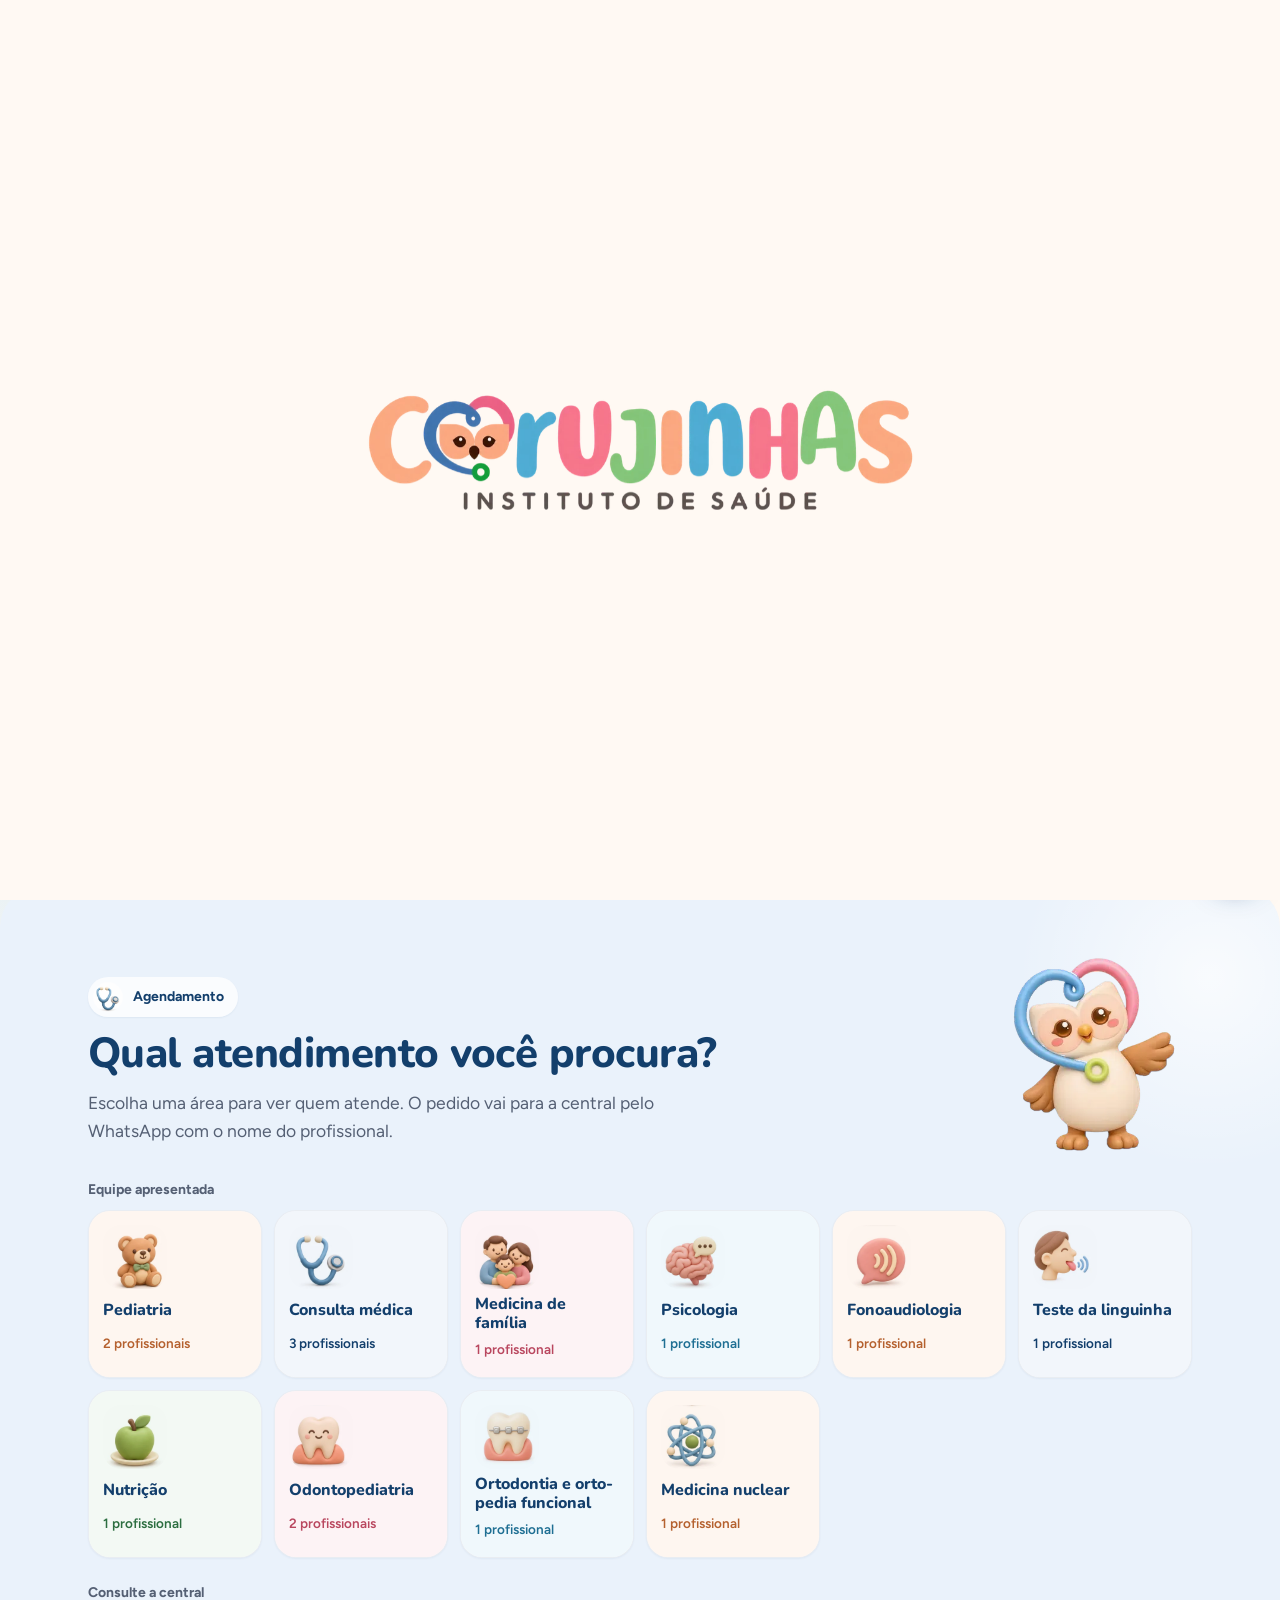
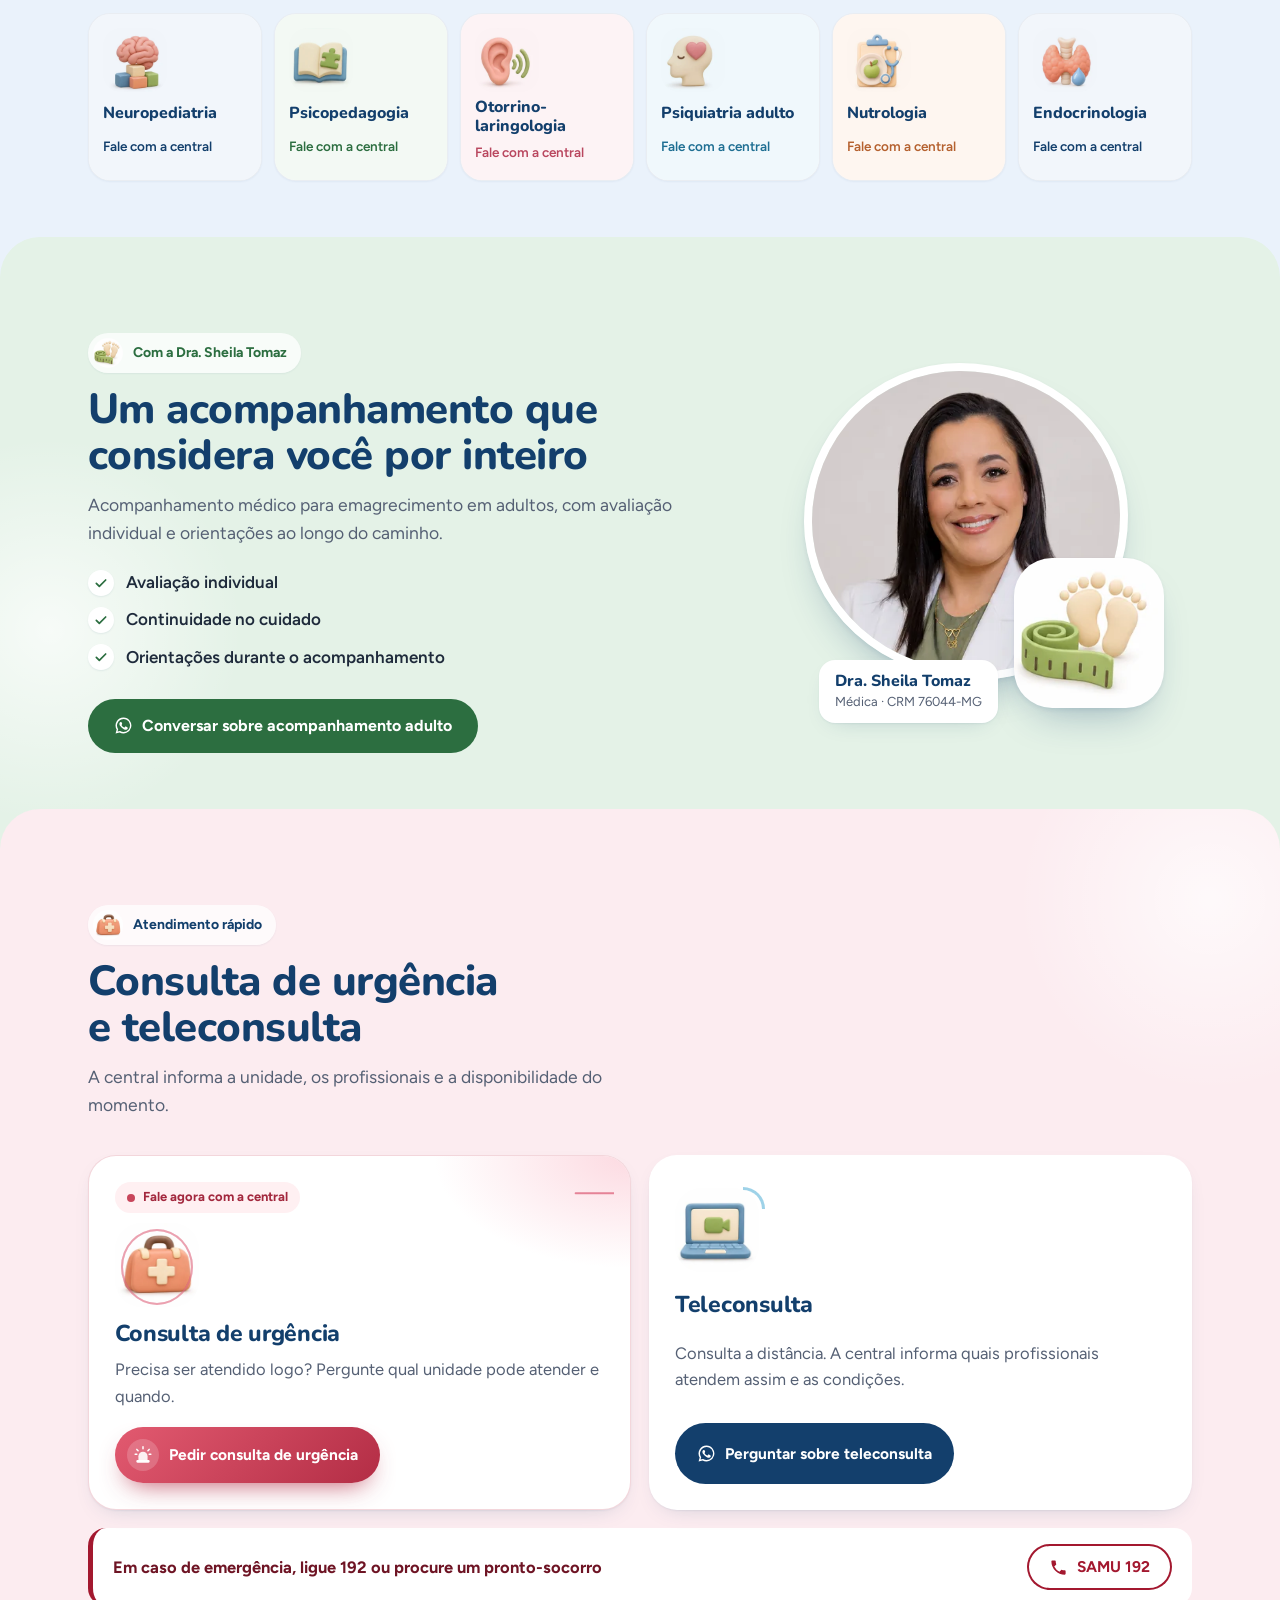
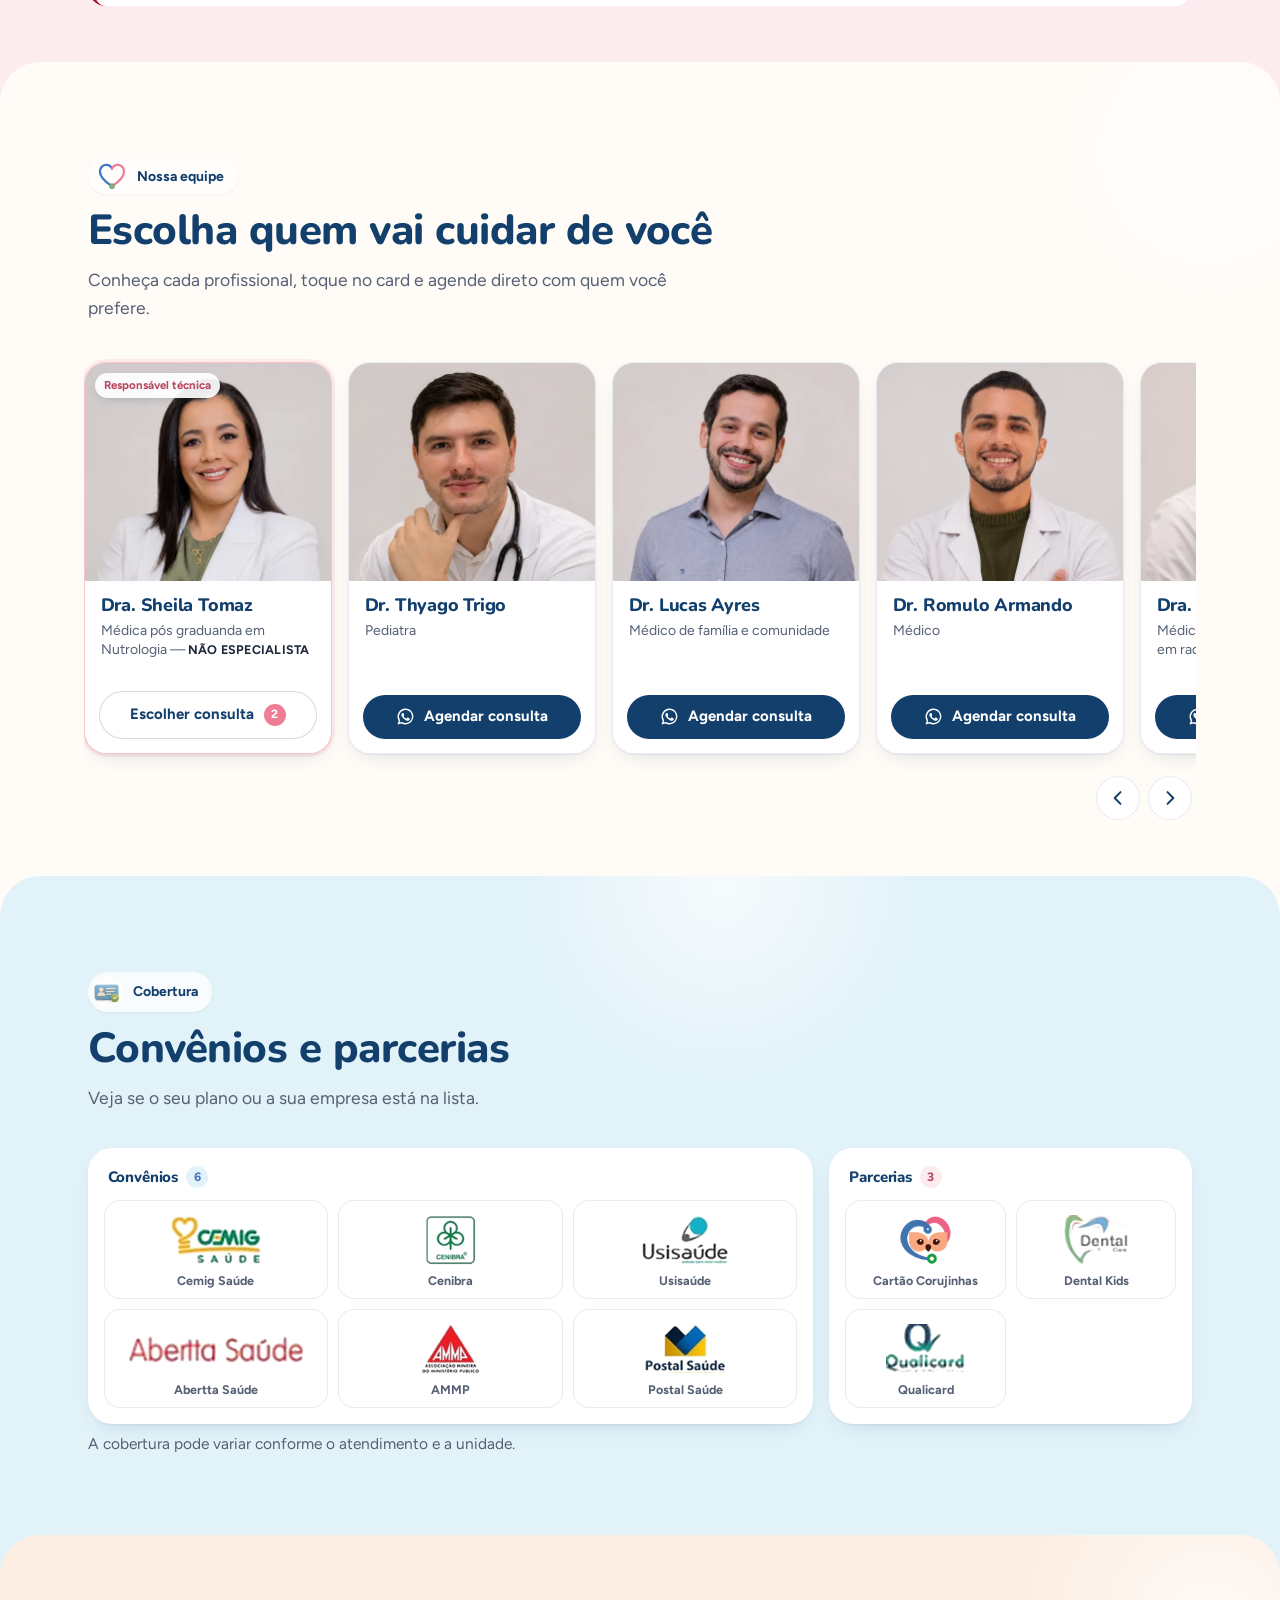
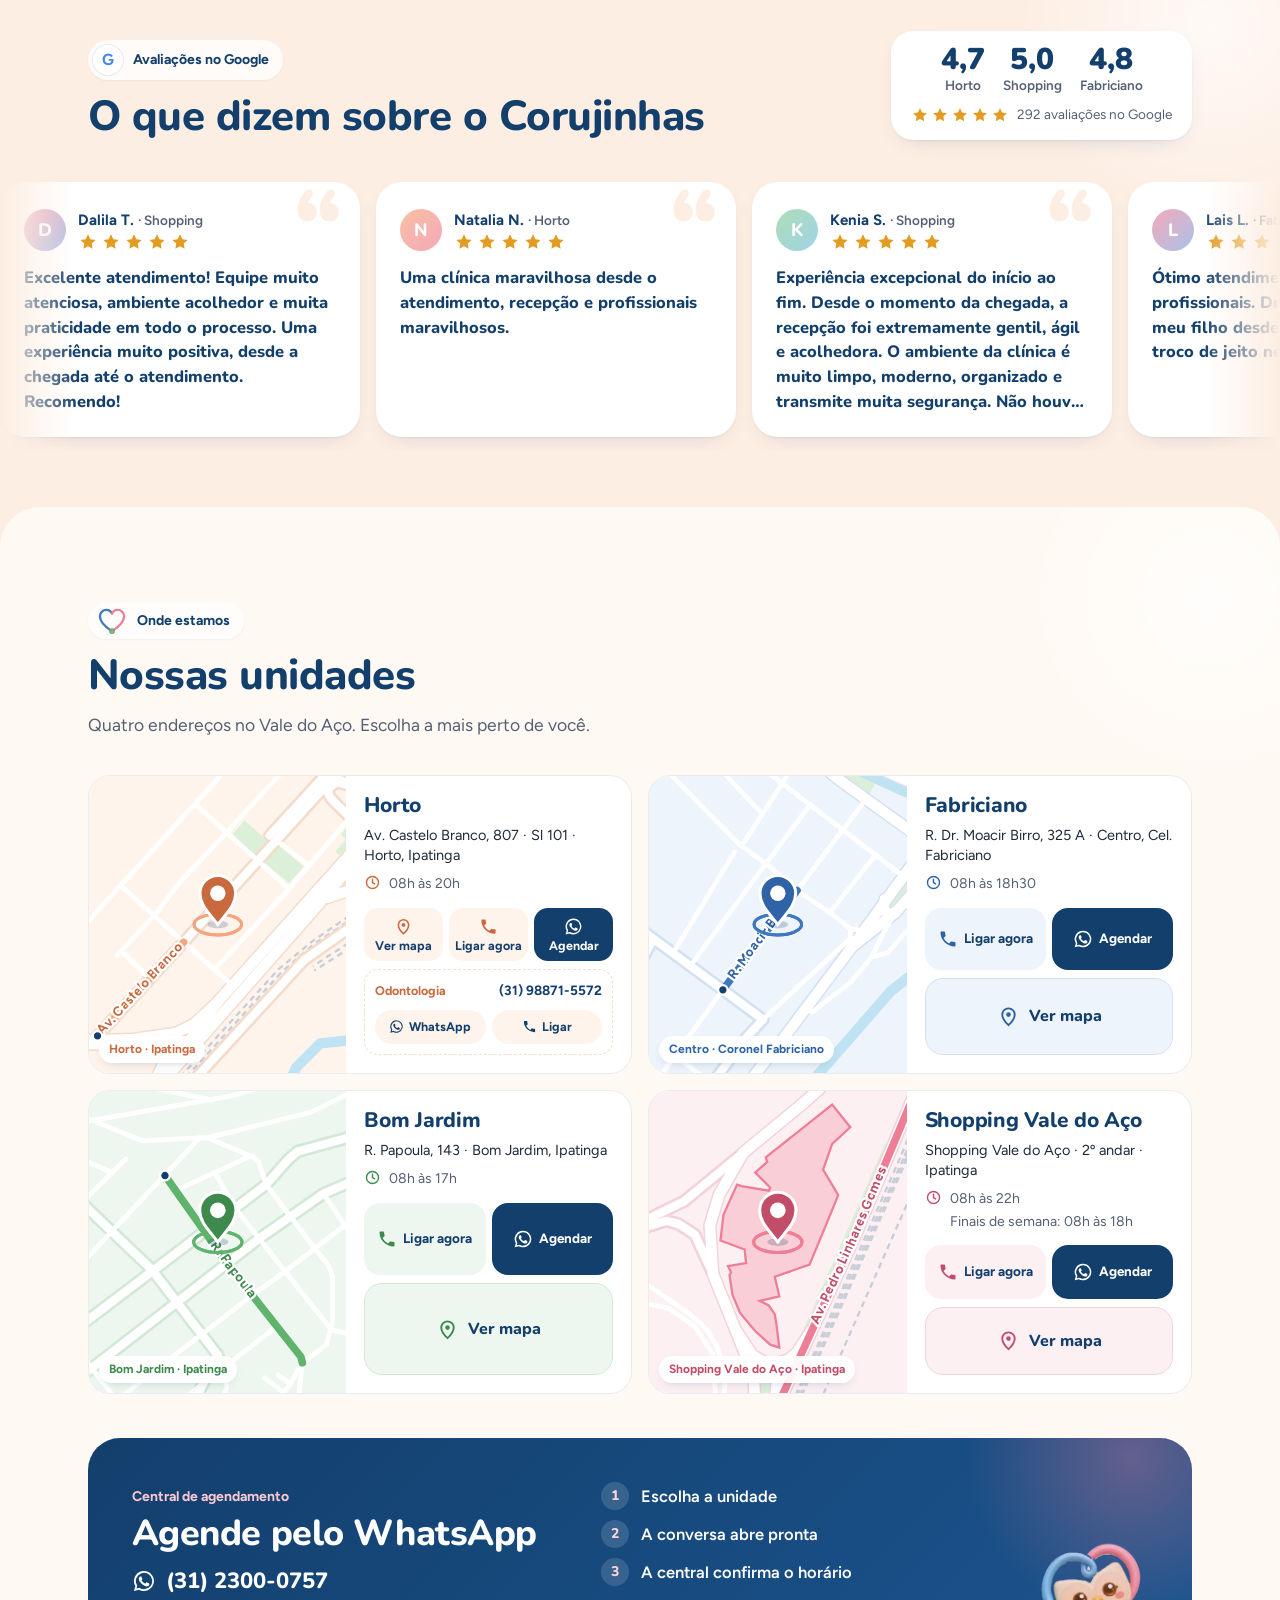
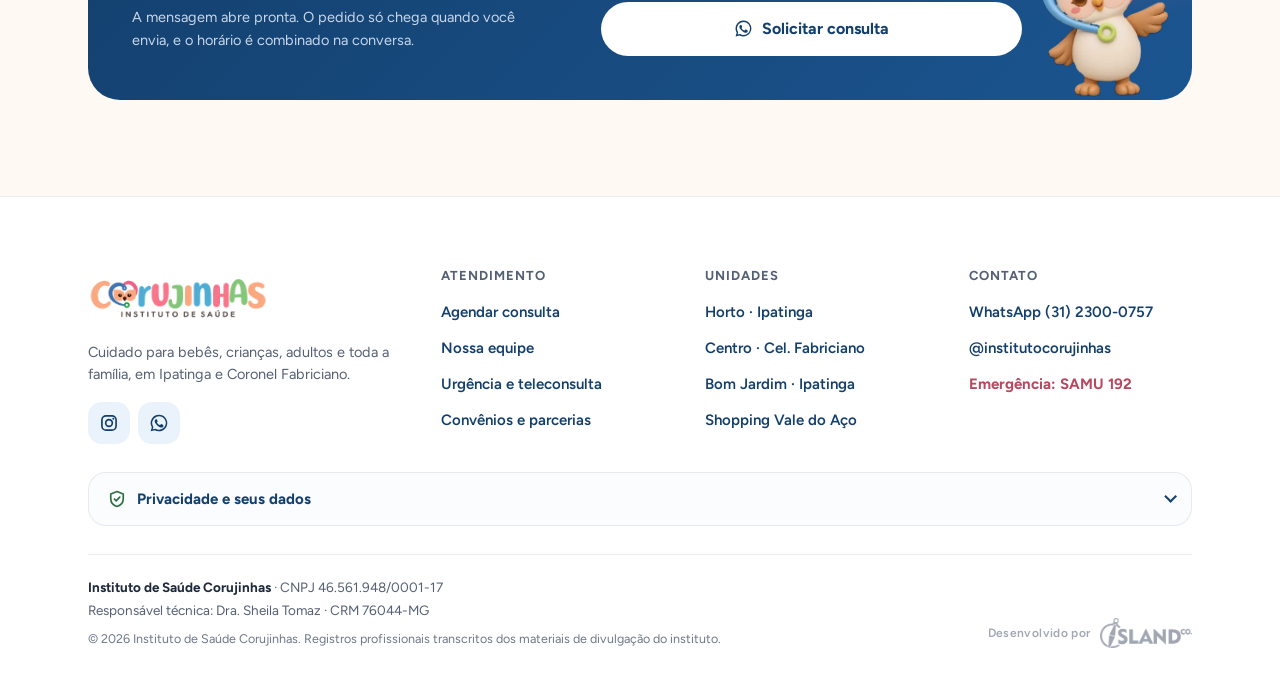
<file: index.html>
<!DOCTYPE html>
<html lang="pt-BR">
<head>
<meta charset="utf-8">
<meta name="viewport" content="width=device-width, initial-scale=1">
<title>Instituto de Saúde Corujinhas · Ipatinga e Coronel Fabriciano</title>
<meta name="description" content="Pediatria, consulta médica, odontologia, psicologia, fonoaudiologia e nutrição em Ipatinga e Coronel Fabriciano. Escolha o atendimento e agende pelo WhatsApp da central.">
<link rel="canonical" href="https://corujinhas.islandcompany.space/">
<meta property="og:type" content="website">
<meta property="og:locale" content="pt_BR">
<meta property="og:site_name" content="Instituto de Saúde Corujinhas">
<meta property="og:title" content="Instituto de Saúde Corujinhas">
<meta property="og:description" content="Cuidado para bebês, crianças, adultos e toda a família. Agende pelo WhatsApp da central.">
<meta property="og:url" content="https://corujinhas.islandcompany.space/">
<meta property="og:image" content="https://corujinhas.islandcompany.space/assets/marca/compartilhar.jpg">
<meta property="og:image:width" content="1200">
<meta property="og:image:height" content="630">
<meta name="twitter:card" content="summary_large_image">
<meta name="theme-color" content="#FFF9F3">
<link rel="icon" type="image/png" href="assets/marca/favicon-64.png">
<link rel="apple-touch-icon" href="assets/marca/apple-touch-icon.png">
<script type="application/ld+json">{"@context": "https://schema.org", "@type": "MedicalOrganization", "name": "Instituto de Saúde Corujinhas", "url": "https://corujinhas.islandcompany.space/", "logo": "https://corujinhas.islandcompany.space/assets/marca/logo-horizontal-900.webp", "telephone": "(31) 2300-0757", "sameAs": ["https://www.instagram.com/institutocorujinhas/"], "subOrganization": [{"@type": "MedicalClinic", "name": "Instituto de Saúde Corujinhas — Horto", "telephone": "(31) 2300-0278", "address": {"@type": "PostalAddress", "streetAddress": "Av. Castelo Branco, 807 · Sl 101 · Horto, Ipatinga", "addressRegion": "MG", "addressCountry": "BR"}}, {"@type": "MedicalClinic", "name": "Instituto de Saúde Corujinhas — Fabriciano", "telephone": "(31) 2300-0286", "address": {"@type": "PostalAddress", "streetAddress": "R. Dr. Moacir Birro, 325 A · Centro, Cel. Fabriciano", "addressRegion": "MG", "addressCountry": "BR"}}, {"@type": "MedicalClinic", "name": "Instituto de Saúde Corujinhas — Bom Jardim", "telephone": "(31) 2300-0757", "address": {"@type": "PostalAddress", "streetAddress": "R. Papoula, 143 · Bom Jardim, Ipatinga", "addressRegion": "MG", "addressCountry": "BR"}}, {"@type": "MedicalClinic", "name": "Instituto de Saúde Corujinhas — Shopping Vale do Aço", "telephone": "(31) 2300-0757", "address": {"@type": "PostalAddress", "streetAddress": "Shopping Vale do Aço · 2º andar · Ipatinga", "addressRegion": "MG", "addressCountry": "BR"}}]}</script>
<link rel="preload" as="image" href="assets/marca/letras/01-O.webp">
<link rel="preload" as="image" href="assets/equipe/sheila-destaque.webp">
<link rel="preload" as="font" type="font/woff2" href="assets/fontes/nunito-latin-800-normal.woff2" crossorigin>
<link rel="preload" as="font" type="font/woff2" href="assets/fontes/figtree-latin-400-normal.woff2" crossorigin>
<link rel="stylesheet" href="assets/css/styles.css?v=d898a43ce6">
<script src="assets/js/inicio.js?v=c0e9e4df15"></script>
</head>
<body>
<div class="intro" id="intro" aria-hidden="true">
  <div class="intro__logo" id="intro-logo" style="--base:69.287%">
    <span class="intro__l" style="--x0:0.0%;--x1:9.816%;--i:0;background-image:url(assets/marca/letras/00-C.webp)" data-letra="C"></span>
    <span class="intro__l" style="--x0:9.816%;--x1:27.749%;--i:1;background-image:url(assets/marca/letras/01-O.webp)" data-letra="O"></span>
    <span class="intro__l" style="--x0:27.749%;--x1:35.111%;--i:2;background-image:url(assets/marca/letras/02-R.webp)" data-letra="R"></span>
    <span class="intro__l" style="--x0:35.111%;--x1:44.927%;--i:3;background-image:url(assets/marca/letras/03-U.webp)" data-letra="U"></span>
    <span class="intro__l" style="--x0:44.927%;--x1:53.327%;--i:4;background-image:url(assets/marca/letras/04-J.webp)" data-letra="J"></span>
    <span class="intro__l" style="--x0:53.327%;--x1:58.141%;--i:5;background-image:url(assets/marca/letras/05-I.webp)" data-letra="I"></span>
    <span class="intro__l" style="--x0:58.141%;--x1:68.9%;--i:6;background-image:url(assets/marca/letras/06-N.webp)" data-letra="N"></span>
    <span class="intro__l" style="--x0:68.9%;--x1:78.433%;--i:7;background-image:url(assets/marca/letras/07-H.webp)" data-letra="H"></span>
    <span class="intro__l" style="--x0:78.433%;--x1:88.721%;--i:8;background-image:url(assets/marca/letras/08-A.webp)" data-letra="A"></span>
    <span class="intro__l" style="--x0:88.721%;--x1:100.0%;--i:9;background-image:url(assets/marca/letras/09-S.webp)" data-letra="S"></span>
    <span class="intro__sub"></span>
  </div>
</div>

<svg width="0" height="0" style="position:absolute" aria-hidden="true" focusable="false">
  <defs>
    <symbol id="i-wa" viewBox="0 0 24 24"><path fill="currentColor" d="M12 2a10 10 0 0 0-8.6 15.1L2 22l5-1.3A10 10 0 1 0 12 2Zm0 18.2a8.2 8.2 0 0 1-4.2-1.2l-.3-.2-3 .8.8-2.9-.2-.3A8.2 8.2 0 1 1 12 20.2Zm4.5-6.1c-.2-.1-1.5-.7-1.7-.8-.2-.1-.4-.1-.6.1l-.8 1c-.1.2-.3.2-.5.1a6.7 6.7 0 0 1-3.3-2.9c-.3-.4.2-.4.7-1.4.1-.2 0-.3 0-.5l-.8-1.8c-.2-.5-.4-.4-.6-.4h-.5a1 1 0 0 0-.7.3 3 3 0 0 0-.9 2.2 5.2 5.2 0 0 0 1.1 2.7 11.8 11.8 0 0 0 4.5 4c1.7.7 2.3.8 3.1.6.5 0 1.5-.6 1.7-1.2.2-.6.2-1.1.2-1.2-.1-.1-.2-.2-.5-.3Z"/></symbol>
    <symbol id="i-seta" viewBox="0 0 24 24"><path d="M9 5l7 7-7 7" fill="none" stroke="currentColor" stroke-width="2.4" stroke-linecap="round" stroke-linejoin="round"/></symbol>
    <symbol id="i-voltar" viewBox="0 0 24 24"><path d="M15 5l-7 7 7 7" fill="none" stroke="currentColor" stroke-width="2.4" stroke-linecap="round" stroke-linejoin="round"/></symbol>
    <symbol id="i-tel" viewBox="0 0 24 24"><path fill="currentColor" d="M6.6 10.8a15 15 0 0 0 6.6 6.6l2.2-2.2c.3-.3.7-.4 1-.2 1.1.4 2.3.6 3.6.6.6 0 1 .4 1 1V20c0 .6-.4 1-1 1A17 17 0 0 1 3 4c0-.6.4-1 1-1h3.5c.6 0 1 .4 1 1 0 1.3.2 2.5.6 3.6.1.3 0 .7-.2 1l-2.3 2.2Z"/></symbol>
    <symbol id="i-sirene" viewBox="0 0 24 24"><path d="M6.5 18v-4.5a5.5 5.5 0 0 1 11 0V18" fill="currentColor" opacity=".9"/><rect x="4" y="18" width="16" height="3.2" rx="1.4" fill="currentColor"/><path d="M12 2.2v2.2M4.6 5.3l1.5 1.5M19.4 5.3l-1.5 1.5M2.6 11h2M19.4 11h2" stroke="currentColor" stroke-width="1.8" stroke-linecap="round" class="sirene__raio"/></symbol>
    <symbol id="i-mapa" viewBox="0 0 24 24"><path d="M12 21s-6.5-5.6-6.5-11a6.5 6.5 0 0 1 13 0c0 5.4-6.5 11-6.5 11Z" fill="none" stroke="currentColor" stroke-width="2"/><circle cx="12" cy="10" r="2.4" fill="currentColor"/></symbol>
    <symbol id="i-lupa" viewBox="0 0 24 24"><circle cx="10.5" cy="10.5" r="6.5" fill="none" stroke="currentColor" stroke-width="2.2"/><path d="M15.5 15.5 20 20" stroke="currentColor" stroke-width="2.4" stroke-linecap="round"/></symbol>
    <symbol id="i-agenda" viewBox="0 0 24 24"><rect x="3.5" y="5" width="17" height="15.5" rx="3.2" fill="none" stroke="currentColor" stroke-width="2"/><path d="M3.5 10h17M8 3v4M16 3v4" stroke="currentColor" stroke-width="2" stroke-linecap="round"/></symbol>
    <symbol id="i-relogio" viewBox="0 0 24 24"><circle cx="12" cy="12" r="8.5" fill="none" stroke="currentColor" stroke-width="2"/><path d="M12 7.5V12l3 2" fill="none" stroke="currentColor" stroke-width="2" stroke-linecap="round"/></symbol>
    <symbol id="i-insta" viewBox="0 0 24 24"><rect x="3.5" y="3.5" width="17" height="17" rx="5" fill="none" stroke="currentColor" stroke-width="2"/><circle cx="12" cy="12" r="4" fill="none" stroke="currentColor" stroke-width="2"/><circle cx="17.2" cy="6.8" r="1.2" fill="currentColor"/></symbol>
    <symbol id="i-escudo" viewBox="0 0 24 24"><path d="M12 3 4.5 6v5.5c0 4.6 3.1 8.3 7.5 9.5 4.4-1.2 7.5-4.9 7.5-9.5V6L12 3Z" fill="none" stroke="currentColor" stroke-width="2" stroke-linejoin="round"/><path d="m8.8 12 2.2 2.2 4.3-4.4" fill="none" stroke="currentColor" stroke-width="2" stroke-linecap="round" stroke-linejoin="round"/></symbol>
    <symbol id="i-check" viewBox="0 0 24 24"><path d="M5 12.5l4.5 4.5L19 7.5" fill="none" stroke="currentColor" stroke-width="2.6" stroke-linecap="round" stroke-linejoin="round"/></symbol>
    <symbol id="i-estrela" viewBox="0 0 24 24"><path fill="currentColor" d="M12 2.8l2.8 5.8 6.3.9-4.6 4.4 1.1 6.3L12 17.2l-5.6 3 1.1-6.3L2.9 9.5l6.3-.9L12 2.8Z"/></symbol>
    <symbol id="i-coracao-esteto" viewBox="0 0 64 56">
      <path d="M32 50 C16 40 6 30 6 18 C6 9 13 4 20 4 C26 4 30 8 32 12" fill="none" stroke="#3F78BE" stroke-width="5" stroke-linecap="round"/>
      <path d="M32 12 C34 8 38 4 44 4 C51 4 58 9 58 18 C58 30 48 40 32 50" fill="none" stroke="#EE7D96" stroke-width="5" stroke-linecap="round"/>
      <circle cx="32" cy="50" r="4.5" fill="none" stroke="#5FB36D" stroke-width="3.5"/>
    </symbol>
  </defs>
</svg>

<a class="pular" href="#conteudo">Pular para o conteúdo</a>

<header class="topo">
  <div class="topo__in">
    <a class="topo__marca" href="#inicio" aria-label="Instituto de Saúde Corujinhas, início">
      <img src="assets/marca/logo-horizontal-420.webp" width="420" height="136" alt="Corujinhas — Instituto de Saúde">
    </a>
    <nav class="topo__nav" aria-label="Seções">
      <a href="#atendimentos">Atendimentos</a>
      <a href="#equipe">Equipe</a>
      <a href="#acompanhamento">Acompanhamento adulto</a>
      <a href="#servicos">Urgência</a>
      <a href="#convenios">Convênios</a>
      <a href="#unidades">Unidades</a>
    </nav>
    <button type="button" class="topo__meus" data-abrir-meus hidden aria-label="Meus agendamentos"><svg aria-hidden="true"><use href="#i-agenda"/></svg><span>Meus agendamentos</span></button>
    <a class="btn btn--primario btn--compacto" data-link-geral href="https://wa.me/553123000757">
      <svg aria-hidden="true"><use href="#i-wa"/></svg><span>Agendar</span>
    </a>
  </div>
</header>

<main id="conteudo">

  <!-- APRESENTAÇÃO -->
  <section class="hero" id="inicio" aria-labelledby="t-hero" data-ambiente>
    <div class="hero__fundo" aria-hidden="true"><span class="bolha-luz bolha-luz--1"></span><span class="bolha-luz bolha-luz--2"></span><span class="bolha-luz bolha-luz--3"></span></div>
    <div class="caixa hero__in">
      <div class="hero__texto">
        <p class="selo" data-entrada="hero"><svg aria-hidden="true"><use href="#i-coracao-esteto"/></svg>Instituto de Saúde Corujinhas</p>
        <h1 id="t-hero" data-texto>Sua saúde em boas mãos, em todas as fases da vida</h1>
        <p class="giro" data-entrada="hero" aria-label="Cuidado para bebês, crianças, adultos e toda a família">
          <span aria-hidden="true">Cuidado para</span>
          <span class="giro__janela" aria-hidden="true"><span class="giro__palavras" id="giro"><span>bebês</span><span>crianças</span><span>adultos</span><span>toda a família</span></span></span>
        </p>
        <p class="hero__lead" data-entrada="hero">Pediatria, consulta médica, odontologia, psicologia, fono e nutrição em um só lugar.</p>
        <div class="hero__acoes" data-entrada="hero">
          <a class="btn btn--grande btn--agenda" id="cta-agendar" href="#atendimentos">
            <span class="agenda-ic" aria-hidden="true"><svg viewBox="0 0 24 24"><rect x="3.5" y="5" width="17" height="15.5" rx="3.2"/><path d="M3.5 10h17"/><path d="M8 3v4M16 3v4"/><path class="agenda-ic__check" d="M8.7 15.2l2.3 2.3 4.4-4.6"/></svg></span>
            <span>Agendar consulta</span><svg class="btn__seta" aria-hidden="true"><use href="#i-seta"/></svg>
          </a>
        </div>
      </div>

      <div class="hero__visual" id="hero-visual" data-entrada="hero-foto">
        <div class="hero__forma" aria-hidden="true"></div>
        <figure class="hero__retrato" data-profundidade="0.35">
          <img src="assets/equipe/sheila-destaque.webp" width="960" height="1200" fetchpriority="high"
               alt="Dra. Sheila Tomaz, de jaleco branco, sorrindo com os braços cruzados">
        </figure>
        <svg class="hero__traco" viewBox="0 0 64 56" aria-hidden="true" data-profundidade="0.9"><use href="#i-coracao-esteto"/></svg>
        <div class="hero__chips" id="hero-chips"></div>
        <p class="cracha" data-profundidade="0.6">
          <strong>Dra. Sheila Tomaz</strong>
          <span>Médica · CRM 76044-MG</span>
        </p>
      </div>
      <ul class="hero__atalhos" data-entrada="hero">
        <li><a href="#servicos" class="atalho"><span class="icone icone--atalho" data-icone="teleconsulta" aria-hidden="true"></span><span>Teleconsulta</span></a></li>
        <li><a href="#servicos" class="atalho atalho--urgencia"><span class="sirene" aria-hidden="true"><svg><use href="#i-sirene"/></svg></span><span>Urgência</span><small class="atalho__vivo"><i aria-hidden="true"></i>Fale agora</small></a></li>
        <li><a href="#convenios" class="atalho"><span class="icone icone--atalho" data-icone="convenios" aria-hidden="true"></span><span>Convênios</span></a></li>
      </ul>
    </div>
  </section>

  <!-- ATENDIMENTOS (azul) -->
  <section class="secao secao--azul" id="atendimentos" aria-labelledby="t-atend">
    <div class="caixa">
      <div class="atend__cabeca">
        <header class="secao__cabeca">
          <p class="kicker" data-entrada="kicker"><span class="icone icone--kicker" data-icone="consulta_medica" aria-hidden="true"></span>Agendamento</p>
          <h2 id="t-atend" data-texto>Qual atendimento você procura?</h2>
          <p class="lead" data-entrada="padrao">Escolha uma área para ver quem atende. O pedido vai para a central pelo WhatsApp com o nome do profissional.</p>
        </header>
        <div class="mascote" id="mascote" aria-hidden="true">
          <picture>
            <source media="(prefers-reduced-motion: reduce)" srcset="assets/mascote/corujinha-animada-1.webp?v=f41166fff4">
            <img src="assets/mascote/corujinha-animada.webp?v=74efdd65bd" width="340" height="379" alt="" loading="lazy" decoding="async">
          </picture>
        </div>
      </div>
      <div class="seletor" id="seletor">
        <div class="categorias" id="categorias" data-entrada="categorias"></div>
        <div class="painel" id="painel" hidden></div>
      </div>
    </div>
  </section>

  <!-- ACOMPANHAMENTO ADULTO (verde) -->
  <section class="secao secao--verde" id="acompanhamento" aria-labelledby="t-adulto">
    <div class="caixa adulto__in">
      <div class="adulto__texto">
        <p class="kicker" data-entrada="kicker"><span class="icone icone--kicker" data-icone="acompanhamento_adulto" aria-hidden="true"></span>Com a Dra. Sheila Tomaz</p>
        <h2 id="t-adulto" data-texto>Um acompanhamento que considera você por inteiro</h2>
        <p class="lead" data-entrada="padrao">Acompanhamento médico para emagrecimento em adultos, com avaliação individual e orientações ao longo do caminho.</p>
        <ul class="adulto__pontos" data-entrada="cascata">
          <li><svg aria-hidden="true"><use href="#i-check"/></svg>Avaliação individual</li>
          <li><svg aria-hidden="true"><use href="#i-check"/></svg>Continuidade no cuidado</li>
          <li><svg aria-hidden="true"><use href="#i-check"/></svg>Orientações durante o acompanhamento</li>
        </ul>
        <div data-entrada="padrao">
          <a class="btn btn--verde btn--grande btn--brilho" id="cta-adulto" href="https://wa.me/553123000757">
            <svg aria-hidden="true"><use href="#i-wa"/></svg><span>Conversar sobre acompanhamento adulto</span>
          </a>
        </div>
      </div>
      <div class="adulto__visual" data-entrada="adulto" aria-hidden="true">
        <img class="adulto__foto" src="assets/equipe/sheila-card.webp" width="496" height="440" alt="" loading="lazy">
        <span class="icone icone--grande" data-icone="acompanhamento_adulto"></span>
        <p class="adulto__assina"><strong>Dra. Sheila Tomaz</strong><span>Médica · CRM 76044-MG</span></p>
      </div>
    </div>
  </section>

  <!-- URGÊNCIA E TELECONSULTA (rosa) -->
  <section class="secao secao--rosa" id="servicos" aria-labelledby="t-servicos">
    <div class="caixa">
      <header class="secao__cabeca">
        <p class="kicker" data-entrada="kicker"><span class="icone icone--kicker" data-icone="urgencia" aria-hidden="true"></span>Atendimento rápido</p>
        <h2 id="t-servicos" data-texto>Consulta de urgência e teleconsulta</h2>
        <p class="lead" data-entrada="padrao">A central informa a unidade, os profissionais e a disponibilidade do momento.</p>
      </header>
      <div class="servicos__grade">
        <article class="servico servico--urgencia" data-entrada="servico">
          <svg class="ecg" viewBox="0 0 240 60" aria-hidden="true"><path d="M0 32 H70 L82 32 L90 12 L100 52 L110 4 L120 44 L128 32 H240" /></svg>
          <span class="selo-vivo"><i aria-hidden="true"></i>Fale agora com a central</span>
          <span class="icone-pulso"><span class="icone icone--servico" data-icone="urgencia" aria-hidden="true"></span></span>
          <h3>Consulta de urgência</h3>
          <p>Precisa ser atendido logo? Pergunte qual unidade pode atender e quando.</p>
          <a class="btn btn--urgencia" id="cta-urgencia" href="https://wa.me/553123000757"><span class="sirene" aria-hidden="true"><svg><use href="#i-sirene"/></svg></span><span>Pedir consulta de urgência</span></a>
        </article>
        <article class="servico servico--tele" data-entrada="servico">
          <span class="icone-ondas"><span class="icone icone--servico" data-icone="teleconsulta" aria-hidden="true"></span></span>
          <h3>Teleconsulta</h3>
          <p>Consulta a distância. A central informa quais profissionais atendem assim e as condições.</p>
          <a class="btn btn--primario btn--sinal" id="cta-teleconsulta" href="https://wa.me/553123000757"><svg aria-hidden="true"><use href="#i-wa"/></svg><span>Perguntar sobre teleconsulta</span></a>
        </article>
      </div>
      <div class="emergencia" role="note" data-entrada="lado">
        <p><strong>Em caso de emergência, ligue 192 ou procure um pronto-socorro</strong></p>
        <a class="btn btn--samu btn--toca" href="tel:192" aria-label="Ligar para o SAMU, número 192"><svg aria-hidden="true"><use href="#i-tel"/></svg><span>SAMU 192</span></a>
      </div>
    </div>
  </section>

  <!-- EQUIPE (lilás-claro): escolha o seu médico -->
  <section class="secao secao--equipe" id="equipe" aria-labelledby="t-equipe">
    <div class="caixa">
      <header class="secao__cabeca secao__cabeca--linha">
        <div>
          <p class="kicker" data-entrada="kicker"><svg class="kicker__svg" aria-hidden="true"><use href="#i-coracao-esteto"/></svg>Nossa equipe</p>
          <h2 id="t-equipe" data-texto>Escolha quem vai cuidar de você</h2>
          <p class="lead" data-entrada="padrao">Conheça cada profissional, toque no card e agende direto com quem você prefere.</p>
        </div>
      </header>
      <div class="fileira-caixa equipe" id="equipe-lista" data-entrada="padrao"></div>
    </div>
  </section>

  <!-- CONVÊNIOS (céu) -->
  <section class="secao secao--ceu" id="convenios" aria-labelledby="t-conv">
    <div class="caixa">
      <header class="secao__cabeca secao__cabeca--linha">
        <div>
          <p class="kicker" data-entrada="kicker"><span class="icone icone--kicker" data-icone="convenios" aria-hidden="true"></span>Cobertura</p>
          <h2 id="t-conv" data-texto>Convênios e parcerias</h2>
          <p class="lead" data-entrada="padrao">Veja se o seu plano ou a sua empresa está na lista.</p>
        </div>
      </header>
      <div id="convenios-lista" data-entrada="convenios"></div>
      <p class="convenios__nota" data-entrada="padrao">A cobertura pode variar conforme o atendimento e a unidade.</p>
    </div>
  </section>

  <!-- AVALIAÇÕES (pêssego) -->
  <section class="secao secao--pessego" id="avaliacoes" aria-labelledby="t-aval">
    <div class="caixa">
      <header class="secao__cabeca secao__cabeca--linha">
        <div>
          <p class="kicker" data-entrada="kicker"><span class="aval__g" aria-hidden="true">G</span>Avaliações no Google</p>
          <h2 id="t-aval" data-texto>O que dizem sobre o Corujinhas</h2>
        </div>
        <a class="nota-google" id="link-google" href="https://www.google.com/" data-entrada="padrao">
          <ul class="nota-google__lista" id="notas-google" aria-hidden="true"></ul>
          <span class="nota-google__rodape"><span class="nota-google__estrelas" aria-hidden="true"><svg><use href="#i-estrela"/></svg><svg><use href="#i-estrela"/></svg><svg><use href="#i-estrela"/></svg><svg><use href="#i-estrela"/></svg><svg><use href="#i-estrela"/></svg></span><span id="nota-total"></span></span>
        </a>
      </header>
    </div>
    <div class="carrossel-aval" id="carrossel-aval" data-entrada="avaliacoes" data-ambiente aria-label="Avaliações selecionadas do Google">
      <ul class="carrossel-aval__trilho" id="avaliacoes-lista"></ul>
    </div>
  </section>

  <!-- UNIDADES E CENTRAL -->
  <section class="secao secao--creme" id="unidades" aria-labelledby="t-unid" data-ambiente>
    <div class="caixa">
      <header class="secao__cabeca">
        <p class="kicker" data-entrada="kicker"><svg class="kicker__svg" aria-hidden="true"><use href="#i-coracao-esteto"/></svg>Onde estamos</p>
        <h2 id="t-unid" data-texto>Nossas unidades</h2>
        <p class="lead" data-entrada="padrao">Quatro endereços no Vale do Aço. Escolha a mais perto de você.</p>
      </header>
      <p class="dica-deslize" aria-hidden="true">Deslize para ver as 4 unidades →</p>
      <ul class="unidades__lista" id="lista-unidades"></ul>

      <aside class="central" aria-labelledby="t-central" data-entrada="central">
        <picture class="central__mascote" aria-hidden="true">
          <source media="(prefers-reduced-motion: reduce)" srcset="assets/mascote/corujinha-animada-1.webp?v=f41166fff4">
          <img src="assets/mascote/corujinha-animada.webp?v=74efdd65bd" width="340" height="379" alt="" loading="lazy" decoding="async">
        </picture>
        <div class="central__info">
          <p class="central__rotulo">Central de agendamento</p>
          <h3 id="t-central">Agende pelo WhatsApp</h3>
          <p class="central__numero"><svg aria-hidden="true"><use href="#i-wa"/></svg>(31) 2300-0757</p>
          <p class="central__nota">A mensagem abre pronta. O pedido só chega quando você envia, e o horário é combinado na conversa.</p>
        </div>
        <div class="central__acao">
          <ul class="central__passos" aria-label="Como funciona" data-entrada="cascata">
            <li><span>1</span>Escolha a unidade</li>
            <li><span>2</span>A conversa abre pronta</li>
            <li><span>3</span>A central confirma o horário</li>
          </ul>
          <a class="btn btn--claro btn--largo btn--grande" data-link-geral href="https://wa.me/553123000757">
            <svg aria-hidden="true"><use href="#i-wa"/></svg><span>Solicitar consulta</span>
          </a>
        </div>
      </aside>
    </div>
  </section>
</main>

<footer class="rodape">
  <div class="caixa rodape__in">
    <div class="rodape__grade">
      <div class="rodape__marca">
        <img class="rodape__logo" src="assets/marca/logo-horizontal-420.webp" width="420" height="136" alt="Corujinhas — Instituto de Saúde" loading="lazy">
        <p class="rodape__frase">Cuidado para bebês, crianças, adultos e toda a família, em Ipatinga e Coronel Fabriciano.</p>
        <div class="rodape__sociais">
          <a class="rodape__social" href="https://www.instagram.com/institutocorujinhas/" target="_blank" rel="noopener noreferrer" aria-label="Instagram do Instituto Corujinhas (abre em nova aba)"><svg aria-hidden="true"><use href="#i-insta"/></svg></a>
          <a class="rodape__social rodape__social--wa" data-link-geral href="https://wa.me/553123000757" aria-label="WhatsApp da central de agendamento"><svg aria-hidden="true"><use href="#i-wa"/></svg></a>
        </div>
      </div>
      <nav class="rodape__col" aria-labelledby="rod-atend">
        <h2 id="rod-atend">Atendimento</h2>
        <ul>
          <li><a href="#atendimentos">Agendar consulta</a></li>
          <li><a href="#equipe">Nossa equipe</a></li>
          <li><a href="#servicos">Urgência e teleconsulta</a></li>
          <li><a href="#convenios">Convênios e parcerias</a></li>
        </ul>
      </nav>
      <nav class="rodape__col" aria-labelledby="rod-unid">
        <h2 id="rod-unid">Unidades</h2>
        <ul>
          <li><a href="#unidades">Horto · Ipatinga</a></li>
          <li><a href="#unidades">Centro · Cel. Fabriciano</a></li>
          <li><a href="#unidades">Bom Jardim · Ipatinga</a></li>
          <li><a href="#unidades">Shopping Vale do Aço</a></li>
        </ul>
      </nav>
      <div class="rodape__col">
        <h2>Contato</h2>
        <ul>
          <li><a data-link-geral href="https://wa.me/553123000757">WhatsApp (31) 2300-0757</a></li>
          <li><a href="https://www.instagram.com/institutocorujinhas/" target="_blank" rel="noopener noreferrer">@institutocorujinhas</a></li>
          <li class="rodape__emerg"><a href="tel:192">Emergência: SAMU 192</a></li>
        </ul>
      </div>
    </div>

    <details class="rodape__priv">
      <summary><svg aria-hidden="true"><use href="#i-escudo"/></svg><span>Privacidade e seus dados</span></summary>
      <div class="rodape__priv-corpo">
        <ul>
          <li>O site não tem cadastro, login nem banco de dados, e não usa cookies de rastreamento ou publicidade.</li>
          <li>O pré-cadastro do agendamento fica guardado só neste aparelho, e só se você marcar "Lembrar neste aparelho". Ele vai para a central apenas dentro da mensagem do WhatsApp, que você revisa antes de enviar.</li>
          <li>Não pedimos informações de saúde no site. Sintomas e detalhes clínicos são tratados diretamente com a equipe.</li>
          <li>Seus direitos seguem a Lei Geral de Proteção de Dados (LGPD). Para dúvidas sobre dados, fale com a central.</li>
        </ul>
        <button type="button" class="rodape__apagar" id="apagar-dados">Apagar dados salvos neste aparelho</button>
        <p class="rodape__apagado" id="apagar-status" role="status" aria-live="polite"></p>
      </div>
    </details>

    <div class="rodape__base">
      <div class="rodape__legal">
        <p><b>Instituto de Saúde Corujinhas</b> · CNPJ 46.561.948/0001-17</p>
        <p>Responsável técnica: Dra. Sheila Tomaz · CRM 76044-MG</p>
        <p class="rodape__nota">© 2026 Instituto de Saúde Corujinhas. Registros profissionais transcritos dos materiais de divulgação do instituto.</p>
      </div>
      <a class="rodape__dev" href="https://islandcompany.space" target="_blank" rel="noopener noreferrer" aria-label="Desenvolvido por Island Company (abre em nova aba)">
        <span>Desenvolvido por</span>
        <i class="rodape__island" aria-hidden="true"></i>
      </a>
    </div>
  </div>
</footer>

<a class="flutuante flutuante--oculto" data-link-geral href="https://wa.me/553123000757" aria-label="Agendar pelo WhatsApp da central">
  <svg aria-hidden="true"><use href="#i-wa"/></svg>
</a>

<dialog class="agenda" id="agendar" aria-labelledby="agenda-titulo">
  <div class="agenda__caixa">
    <header class="agenda__topo">
      <span class="agenda__icone" aria-hidden="true"><svg><use href="#i-agenda"/></svg></span>
      <div>
        <p class="agenda__contexto" id="agenda-contexto"></p>
        <h2 id="agenda-titulo">Agendar consulta</h2>
      </div>
      <button type="button" class="agenda__fechar" data-fechar aria-label="Fechar">×</button>
    </header>

    <fieldset class="agenda__unidades">
      <legend>Unidade</legend>
      <div class="agenda__chips" id="agenda-unidades"></div>
    </fieldset>

    <p class="agenda__demo" data-demo hidden>Demonstração: nenhum horário é reservado de verdade.</p>

    <section class="agenda__etapa" data-etapa="profissional" hidden>
      <p class="agenda__rotulo" id="agenda-prof-rot">Com quem você quer consultar?</p>
      <ul class="agenda__profs" id="agenda-profs" aria-labelledby="agenda-prof-rot"></ul>
      <a class="agenda__central" data-central href="https://wa.me/553123000757" target="_blank" rel="noopener noreferrer"><svg aria-hidden="true"><use href="#i-wa"/></svg>Prefiro falar com a central</a>
    </section>

    <section class="agenda__etapa" data-etapa="pacientes" hidden>
      <p class="agenda__rotulo" id="agenda-para">Agendar para</p>
      <ul class="agenda__pacientes" id="agenda-pacientes" aria-labelledby="agenda-para"></ul>
      <button type="button" class="agenda__novo" data-novo><span aria-hidden="true">+</span>Cadastrar outra pessoa</button>
    </section>

    <form class="agenda__etapa agenda__form" data-etapa="cadastro" id="agenda-form" novalidate hidden>
      <p class="agenda__rotulo">Cadastro rápido <small>leva menos de 1 minuto e adianta o seu atendimento</small></p>
      <div class="agenda__tipo" role="radiogroup" aria-label="Quem será atendido">
        <label><input type="radio" name="tipo" value="crianca" required><span>Criança</span></label>
        <label><input type="radio" name="tipo" value="adulto" required><span>Adulto</span></label>
      </div>
      <label class="campo"><span>Nome completo do paciente</span><input name="nome" autocomplete="name" required maxlength="80"></label>
      <div class="campo-dupla">
        <label class="campo"><span>Data de nascimento</span><input name="nascimento" type="date" required></label>
        <label class="campo"><span>CPF do paciente <em data-cpf-opcional hidden>(se tiver)</em></span><input name="cpf" inputmode="numeric" autocomplete="off" placeholder="000.000.000-00" maxlength="14"></label>
      </div>
      <label class="campo" data-so-crianca hidden><span>Nome do responsável</span><input name="responsavel" autocomplete="name" maxlength="80"></label>
      <label class="campo" data-so-online hidden><span>WhatsApp para contato</span><input name="telefone" type="tel" inputmode="tel" autocomplete="tel-national" placeholder="(31) 90000-0000" maxlength="16"></label>
      <label class="campo"><span>Atendimento</span><select name="atendimento" id="agenda-atendimento"></select></label>
      <label class="agenda__lembrar"><input type="checkbox" name="lembrar" checked><span>Lembrar neste aparelho para as próximas consultas</span></label>
      <p class="agenda__erro" id="agenda-erro" role="alert"></p>
      <div class="agenda__acoes">
        <button type="button" class="btn btn--suave" data-voltar hidden>Voltar</button>
        <button type="submit" class="btn btn--primario btn--grande" data-enviar><svg aria-hidden="true"><use href="#i-wa"/></svg><span>Salvar e agendar consulta</span></button>
      </div>
    </form>

    <section class="agenda__etapa ag" data-etapa="horario" hidden>
      <div class="ag__quem" id="ag-quem"></div>
      <div class="ag__bloco">
        <p class="agenda__rotulo">1. Unidade</p>
        <div class="ag__unidades" id="ag-unidades" role="radiogroup" aria-label="Unidade de atendimento"></div>
      </div>
      <div class="ag__bloco" data-ag-cal hidden>
        <div class="ag__mes">
          <p class="agenda__rotulo">2. Dia</p>
          <div class="ag__nav">
            <button type="button" class="ag__seta" data-mes="-1" aria-label="Mês anterior">‹</button>
            <strong id="ag-mes" aria-live="polite"></strong>
            <button type="button" class="ag__seta" data-mes="1" aria-label="Próximo mês">›</button>
          </div>
        </div>
        <div class="ag__semana" aria-hidden="true"><span>D</span><span>S</span><span>T</span><span>Q</span><span>Q</span><span>S</span><span>S</span></div>
        <div class="ag__cal" id="ag-cal" role="grid" aria-label="Dias disponíveis"></div>
      </div>
      <div class="ag__bloco" data-ag-horas hidden>
        <p class="agenda__rotulo" id="ag-dia-rot">3. Horário</p>
        <div class="ag__horas" id="ag-horas" aria-labelledby="ag-dia-rot"></div>
        <p class="ag__nota"><svg aria-hidden="true"><use href="#i-agenda"/></svg><span id="ag-nota">Cada consulta dura cerca de 30 min e pode atrasar até 15 min.</span></p>
      </div>
      <div class="ag__resumo" id="ag-resumo" hidden></div>
      <p class="agenda__erro" id="ag-erro" role="alert"></p>
      <div class="agenda__acoes ag__acoes">
        <button type="button" class="btn btn--suave" data-ag-voltar>Voltar</button>
        <button type="button" class="btn btn--primario btn--grande" data-ag-confirmar disabled><svg aria-hidden="true"><use href="#i-check"/></svg><span>Confirmar agendamento</span></button>
      </div>
    </section>

    <section class="agenda__etapa ag-pronto" data-etapa="pronto" hidden>
      <span class="ag-pronto__selo" aria-hidden="true"><svg viewBox="0 0 52 52"><circle cx="26" cy="26" r="23"/><path d="M15 27l7.5 7.5L38 19"/></svg></span>
      <h3 class="ag-pronto__titulo" tabindex="-1">Horário reservado!</h3>
      <p class="ag-pronto__texto">Enviamos o pedido para a central. Envie a mensagem no WhatsApp para a atendente confirmar sua consulta.</p>
      <div class="ag-pronto__codigo"><small>Código do agendamento</small><strong id="ag-codigo"></strong></div>
      <ul class="ag-pronto__info" id="ag-pronto-info"></ul>
      <div class="ag-pronto__acoes">
        <a class="btn btn--primario btn--grande" id="ag-pronto-wa" href="#" target="_blank" rel="noopener noreferrer"><svg aria-hidden="true"><use href="#i-wa"/></svg><span>Enviar no WhatsApp</span></a>
        <button type="button" class="btn btn--suave" data-abrir-meus>Ver meus agendamentos</button>
      </div>
    </section>

    <p class="agenda__privacidade"><span data-priv>Os dados ficam só neste aparelho e vão na mensagem do WhatsApp, que você revisa antes de enviar.</span> <button type="button" class="agenda__apagar" data-apagar hidden>Apagar dados salvos</button></p>
  </div>
</dialog>
<dialog class="agenda meus" id="meus" aria-labelledby="meus-titulo">
  <div class="agenda__caixa">
    <header class="agenda__topo">
      <span class="agenda__icone" aria-hidden="true"><svg><use href="#i-agenda"/></svg></span>
      <div>
        <p class="agenda__contexto">Instituto Corujinhas</p>
        <h2 id="meus-titulo">Meus agendamentos</h2>
      </div>
      <button type="button" class="agenda__fechar" data-fechar aria-label="Fechar">×</button>
    </header>
    <p class="agenda__demo" data-demo hidden>Demonstração: nenhum horário é reservado de verdade.</p>
    <ul class="meus__lista" id="meus-lista" aria-live="polite"></ul>
    <p class="meus__vazio" id="meus-vazio" hidden>Nenhum agendamento salvo neste aparelho.</p>
    <details class="meus__buscar">
      <summary>Agendou em outro aparelho?</summary>
      <form id="meus-form" class="meus__form" novalidate>
        <label class="campo"><span>Código</span><input name="codigo" placeholder="CJ-XXXXXX" autocapitalize="characters" maxlength="9" required></label>
        <label class="campo"><span>Nascimento do paciente</span><input name="nascimento" type="date" required></label>
        <button type="submit" class="btn btn--primario">Buscar</button>
        <p class="agenda__erro" id="meus-erro" role="alert"></p>
      </form>
    </details>
  </div>
</dialog>
<p class="aviso-wa" id="aviso-wa" role="status" aria-live="polite"></p>

<script src="assets/js/config.js?v=9aeda51dcc"></script>
<script src="assets/js/agenda-config.js?v=c4bf2b0103"></script>
<script src="assets/js/agenda-api.js?v=1eb4954e19"></script>
<script src="assets/js/mensagens.js?v=8279dcd89e"></script>
<script src="assets/js/mapas.js?v=b142939b1a"></script>
<script src="assets/js/app.js?v=fbe418aa2e"></script>
</body>
</html>
</file>
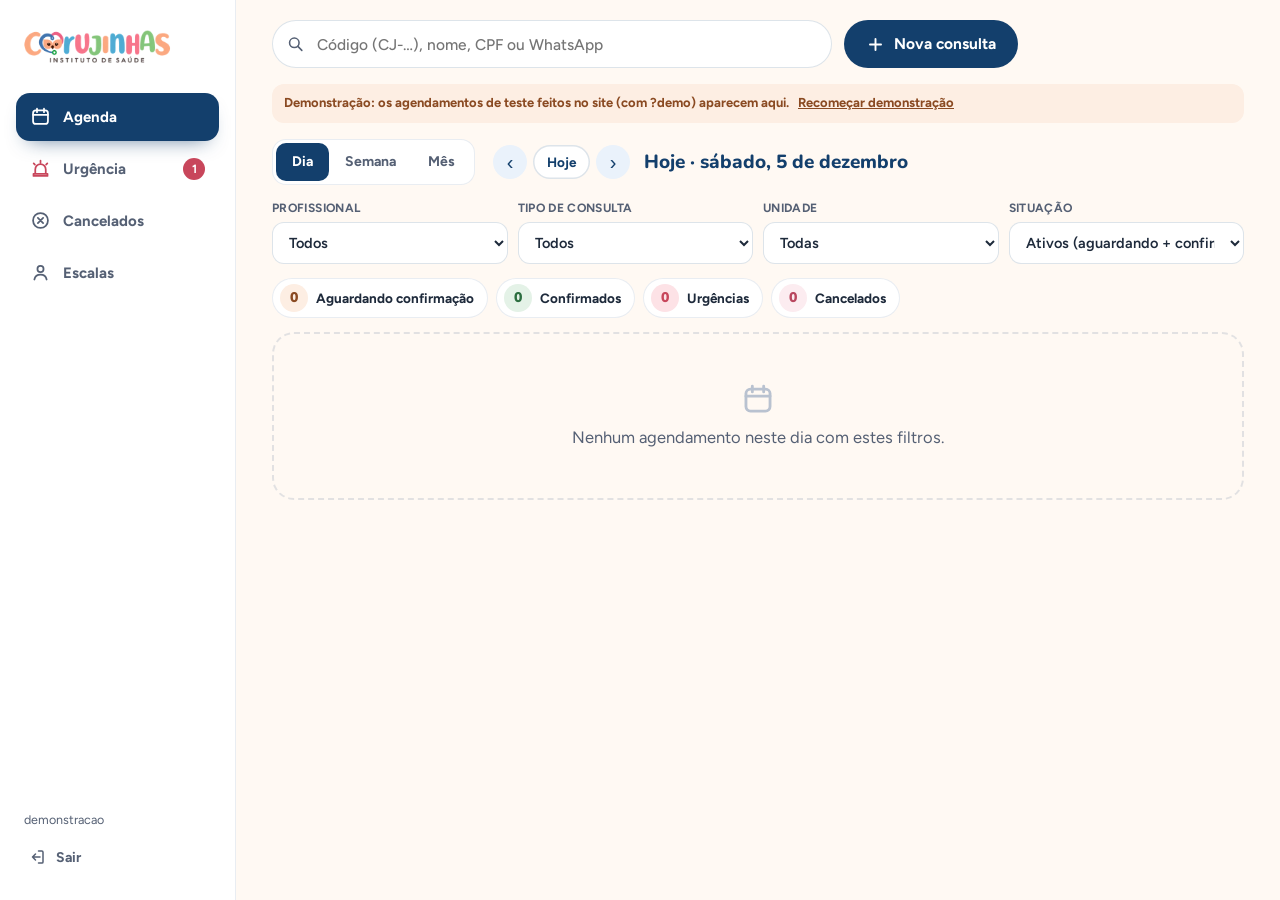
<file: painel/index.html>
<!doctype html>
<html lang="pt-BR">
<head>
<meta charset="utf-8">
<meta name="viewport" content="width=device-width, initial-scale=1, viewport-fit=cover">
<meta name="robots" content="noindex, nofollow">
<meta name="referrer" content="no-referrer">
<title>Painel de agendamentos · Instituto Corujinhas</title>
<meta name="theme-color" content="#133F6C">
<link rel="icon" href="/assets/marca/favicon-64.png">
<link rel="stylesheet" href="/assets/css/styles.css?v=d898a43ce6">
<link rel="stylesheet" href="/assets/css/painel.css?v=fcea6c8750">
</head>
<body class="pn-corpo">
<svg width="0" height="0" style="position:absolute" aria-hidden="true">
  <defs>
    <symbol id="p-agenda" viewBox="0 0 24 24"><rect x="3.5" y="5" width="17" height="15.5" rx="3.2" fill="none" stroke="currentColor" stroke-width="2"/><path d="M3.5 10h17M8 3v4M16 3v4" stroke="currentColor" stroke-width="2" stroke-linecap="round"/></symbol>
    <symbol id="p-sirene" viewBox="0 0 24 24"><path d="M6 18v-5a6 6 0 0 1 12 0v5M4 18h16v2.5H4zM12 3v2M4.2 6.2l1.4 1.4M19.8 6.2l-1.4 1.4" fill="none" stroke="currentColor" stroke-width="2" stroke-linecap="round" stroke-linejoin="round"/></symbol>
    <symbol id="p-x" viewBox="0 0 24 24"><circle cx="12" cy="12" r="8.5" fill="none" stroke="currentColor" stroke-width="2"/><path d="M9 9l6 6M15 9l-6 6" stroke="currentColor" stroke-width="2" stroke-linecap="round"/></symbol>
    <symbol id="p-escala" viewBox="0 0 24 24"><circle cx="12" cy="8" r="3.5" fill="none" stroke="currentColor" stroke-width="2"/><path d="M5 20c.8-3.6 3.6-5.5 7-5.5s6.2 1.9 7 5.5" fill="none" stroke="currentColor" stroke-width="2" stroke-linecap="round"/></symbol>
    <symbol id="p-busca" viewBox="0 0 24 24"><circle cx="10.5" cy="10.5" r="6" fill="none" stroke="currentColor" stroke-width="2"/><path d="M15 15l5 5" stroke="currentColor" stroke-width="2" stroke-linecap="round"/></symbol>
    <symbol id="p-wa" viewBox="0 0 24 24"><path fill="currentColor" d="M12 2.2a9.7 9.7 0 0 0-8.3 14.8L2.4 21.7l4.8-1.3A9.7 9.7 0 1 0 12 2.2Zm0 17.7a8 8 0 0 1-4.1-1.1l-.3-.2-2.9.8.8-2.8-.2-.3A8 8 0 1 1 12 19.9Zm4.4-6c-.2-.1-1.4-.7-1.7-.8-.2-.1-.4-.1-.5.1l-.8.9c-.1.2-.3.2-.5.1a6.6 6.6 0 0 1-3.3-2.9c-.2-.4.2-.4.7-1.3.1-.2 0-.3 0-.4l-.8-1.8c-.2-.5-.4-.4-.5-.4h-.5a.9.9 0 0 0-.7.3 2.8 2.8 0 0 0-.9 2.1 4.9 4.9 0 0 0 1 2.6 11.2 11.2 0 0 0 4.3 3.8c1.6.7 2.2.7 3 .6a2.6 2.6 0 0 0 1.7-1.2 2.1 2.1 0 0 0 .1-1.2c0-.2-.2-.2-.5-.4Z"/></symbol>
    <symbol id="p-mais" viewBox="0 0 24 24"><path d="M12 5v14M5 12h14" stroke="currentColor" stroke-width="2.4" stroke-linecap="round"/></symbol>
    <symbol id="p-sair" viewBox="0 0 24 24"><path d="M14 4h4.5A1.5 1.5 0 0 1 20 5.5v13a1.5 1.5 0 0 1-1.5 1.5H14M10 8l-4 4 4 4M6 12h10" fill="none" stroke="currentColor" stroke-width="2" stroke-linecap="round" stroke-linejoin="round"/></symbol>
  </defs>
</svg>

<!-- LOGIN -->
<main class="pn-login" id="tela-login" hidden>
  <form class="pn-login__caixa" id="form-login" novalidate>
    <img src="/assets/marca/logo-horizontal-420.webp" width="420" height="136" alt="Corujinhas — Instituto de Saúde">
    <h1>Painel de agendamentos</h1>
    <p class="pn-login__sub">Acesso restrito à equipe do instituto.</p>
    <p class="agenda__demo" data-demo hidden>Modo demonstração: os dados ficam só neste navegador.</p>
    <label class="campo" data-so-banco><span>E-mail</span><input name="email" type="email" autocomplete="username" required></label>
    <label class="campo" data-so-banco><span>Senha</span><input name="senha" type="password" autocomplete="current-password" required></label>
    <p class="agenda__erro" id="login-erro" role="alert"></p>
    <button type="submit" class="btn btn--primario btn--grande">Entrar</button>
  </form>
</main>

<!-- APLICATIVO -->
<div class="pn" id="tela-app" hidden>
  <aside class="pn-menu">
    <img class="pn-menu__logo" src="/assets/marca/logo-horizontal-420.webp" width="420" height="136" alt="Corujinhas">
    <nav class="pn-menu__nav" aria-label="Seções do painel">
      <button type="button" class="pn-aba" data-aba="agenda" aria-current="page"><svg aria-hidden="true"><use href="#p-agenda"/></svg><span>Agenda</span></button>
      <button type="button" class="pn-aba pn-aba--urg" data-aba="urgencia"><svg aria-hidden="true"><use href="#p-sirene"/></svg><span>Urgência</span><b class="pn-aba__n" id="n-urg" hidden></b></button>
      <button type="button" class="pn-aba" data-aba="cancelados"><svg aria-hidden="true"><use href="#p-x"/></svg><span>Cancelados</span><b class="pn-aba__n" id="n-canc" hidden></b></button>
      <button type="button" class="pn-aba" data-aba="escalas"><svg aria-hidden="true"><use href="#p-escala"/></svg><span>Escalas</span></button>
    </nav>
    <div class="pn-menu__pe">
      <p class="pn-menu__quem" id="quem"></p>
      <button type="button" class="pn-menu__sair" id="sair"><svg aria-hidden="true"><use href="#p-sair"/></svg>Sair</button>
    </div>
  </aside>

  <main class="pn-main">
    <header class="pn-topo">
      <form class="pn-busca" id="form-busca" role="search">
        <svg aria-hidden="true"><use href="#p-busca"/></svg>
        <input id="busca" type="search" placeholder="Código (CJ-…), nome, CPF ou WhatsApp" autocomplete="off" aria-label="Buscar agendamento">
      </form>
      <button type="button" class="btn btn--primario" id="novo"><svg aria-hidden="true"><use href="#p-mais"/></svg><span>Nova consulta</span></button>
    </header>
    <p class="agenda__demo pn-demo" data-demo hidden>Demonstração: os agendamentos de teste feitos no site (com ?demo) aparecem aqui. <button type="button" id="reiniciar-demo">Recomeçar demonstração</button></p>

    <!-- AGENDA -->
    <section class="pn-sec" data-sec="agenda">
      <div class="pn-barra">
        <div class="pn-seg" role="group" aria-label="Visualização">
          <button type="button" data-vista="dia" aria-pressed="true">Dia</button>
          <button type="button" data-vista="semana" aria-pressed="false">Semana</button>
          <button type="button" data-vista="mes" aria-pressed="false">Mês</button>
        </div>
        <div class="pn-datas">
          <button type="button" class="ag__seta" data-passo="-1" aria-label="Anterior">‹</button>
          <button type="button" class="pn-hoje" data-hoje>Hoje</button>
          <button type="button" class="ag__seta" data-passo="1" aria-label="Próximo">›</button>
          <strong id="periodo" aria-live="polite"></strong>
        </div>
      </div>
      <div class="pn-filtros">
        <label><span>Profissional</span><select id="f-prof"></select></label>
        <label><span>Tipo de consulta</span><select id="f-area"></select></label>
        <label><span>Unidade</span><select id="f-uni"></select></label>
        <label><span>Situação</span><select id="f-st">
          <option value="ativos">Ativos (aguardando + confirmados)</option>
          <option value="solicitado">Aguardando confirmação</option>
          <option value="confirmado">Confirmados</option>
          <option value="realizado">Realizados</option>
          <option value="faltou">Faltas</option>
          <option value="cancelados">Cancelados</option>
          <option value="todos">Todos</option>
        </select></label>
      </div>
      <div class="pn-contadores" id="contadores"></div>
      <div id="vista" class="pn-vista" aria-live="polite"></div>
    </section>

    <!-- URGÊNCIA -->
    <section class="pn-sec" data-sec="urgencia" hidden>
      <div class="pn-titulo-sec pn-titulo-sec--urg">
        <span class="sirene" aria-hidden="true"><svg><use href="#p-sirene"/></svg></span>
        <div><h2>Consultas de urgência</h2><p>Hoje e próximos dias. Marque "urgência" em qualquer consulta para ela aparecer aqui.</p></div>
        <button type="button" class="btn btn--urg" id="novo-urg"><svg aria-hidden="true"><use href="#p-mais"/></svg><span>Encaixe de urgência</span></button>
      </div>
      <div id="lista-urg" class="pn-lista"></div>
    </section>

    <!-- CANCELADOS -->
    <section class="pn-sec" data-sec="cancelados" hidden>
      <div class="pn-titulo-sec"><div><h2>Cancelamentos</h2><p>Vagas liberadas. Ofereça o horário para quem já tem consulta marcada com o mesmo profissional e tipo de consulta.</p></div></div>
      <div id="lista-canc" class="pn-lista"></div>
    </section>

    <!-- ESCALAS -->
    <section class="pn-sec" data-sec="escalas" hidden>
      <div class="pn-titulo-sec"><div><h2>Escalas dos profissionais</h2><p>Em quais dias e horários cada profissional atende em cada unidade. O site só oferece os horários livres dentro destas faixas.</p></div></div>
      <div class="pn-escalas">
        <div class="pn-profs">
          <ul id="lista-profs"></ul>
          <button type="button" class="agenda__novo" id="add-prof"><span aria-hidden="true">+</span>Adicionar profissional</button>
        </div>
        <div class="pn-escala" id="escala"></div>
      </div>
      <details class="pn-ajustes">
        <summary>Regras gerais da agenda</summary>
        <form id="form-ajustes" class="pn-ajustes__form">
          <label class="campo"><span>Duração da consulta (min)</span><input name="duracao_min" type="number" min="10" max="120" step="5"></label>
          <label class="campo"><span>Atraso possível avisado (min)</span><input name="tolerancia_min" type="number" min="0" max="60" step="5"></label>
          <label class="campo"><span>Antecedência mínima (min)</span><input name="antecedencia_min" type="number" min="0" max="1440" step="15"></label>
          <label class="campo"><span>Agenda aberta por (dias)</span><input name="horizonte_dias" type="number" min="7" max="180"></label>
          <button type="submit" class="btn btn--suave">Salvar regras</button>
        </form>
      </details>
    </section>
  </main>
</div>

<!-- DETALHE DO AGENDAMENTO -->
<dialog class="pn-gaveta" id="detalhe" aria-labelledby="det-titulo">
  <div class="pn-gaveta__caixa" id="det-corpo"></div>
</dialog>

<!-- NOVA CONSULTA / PROFISSIONAL -->
<dialog class="pn-gaveta" id="formulario" aria-labelledby="form-titulo">
  <div class="pn-gaveta__caixa" id="form-corpo"></div>
</dialog>

<p class="aviso-wa" id="aviso" role="status" aria-live="polite"></p>

<script src="/assets/js/config.js?v=9aeda51dcc"></script>
<script src="/assets/js/agenda-config.js?v=c4bf2b0103"></script>
<script src="/assets/js/agenda-api.js?v=1eb4954e19"></script>
<script src="/assets/js/mensagens.js?v=8279dcd89e"></script>
<script src="/assets/js/painel.js?v=4c21125e7c"></script>
</body>
</html>
</file>
<file: assets/css/styles.css>
/* Fontes servidas pelo próprio site (sem Google Fonts: nenhum dado do visitante vai para terceiros) */
@font-face { font-family: "Nunito"; font-style: normal; font-weight: 700; font-display: swap; src: url("../fontes/nunito-latin-700-normal.woff2") format("woff2"); unicode-range: U+0000-00FF, U+0131, U+0152-0153, U+02BB-02BC, U+02C6, U+02DA, U+02DC, U+0304, U+0308, U+0329, U+2000-206F, U+20AC, U+2122, U+2191, U+2193, U+2212, U+2215, U+FEFF, U+FFFD; }
@font-face { font-family: "Nunito"; font-style: normal; font-weight: 800; font-display: swap; src: url("../fontes/nunito-latin-800-normal.woff2") format("woff2"); unicode-range: U+0000-00FF, U+0131, U+0152-0153, U+02BB-02BC, U+02C6, U+02DA, U+02DC, U+0304, U+0308, U+0329, U+2000-206F, U+20AC, U+2122, U+2191, U+2193, U+2212, U+2215, U+FEFF, U+FFFD; }
@font-face { font-family: "Nunito"; font-style: normal; font-weight: 900; font-display: swap; src: url("../fontes/nunito-latin-900-normal.woff2") format("woff2"); unicode-range: U+0000-00FF, U+0131, U+0152-0153, U+02BB-02BC, U+02C6, U+02DA, U+02DC, U+0304, U+0308, U+0329, U+2000-206F, U+20AC, U+2122, U+2191, U+2193, U+2212, U+2215, U+FEFF, U+FFFD; }
@font-face { font-family: "Figtree"; font-style: normal; font-weight: 400; font-display: swap; src: url("../fontes/figtree-latin-400-normal.woff2") format("woff2"); unicode-range: U+0000-00FF, U+0131, U+0152-0153, U+02BB-02BC, U+02C6, U+02DA, U+02DC, U+0304, U+0308, U+0329, U+2000-206F, U+20AC, U+2122, U+2191, U+2193, U+2212, U+2215, U+FEFF, U+FFFD; }
@font-face { font-family: "Figtree"; font-style: normal; font-weight: 500; font-display: swap; src: url("../fontes/figtree-latin-500-normal.woff2") format("woff2"); unicode-range: U+0000-00FF, U+0131, U+0152-0153, U+02BB-02BC, U+02C6, U+02DA, U+02DC, U+0304, U+0308, U+0329, U+2000-206F, U+20AC, U+2122, U+2191, U+2193, U+2212, U+2215, U+FEFF, U+FFFD; }
@font-face { font-family: "Figtree"; font-style: normal; font-weight: 600; font-display: swap; src: url("../fontes/figtree-latin-600-normal.woff2") format("woff2"); unicode-range: U+0000-00FF, U+0131, U+0152-0153, U+02BB-02BC, U+02C6, U+02DA, U+02DC, U+0304, U+0308, U+0329, U+2000-206F, U+20AC, U+2122, U+2191, U+2193, U+2212, U+2215, U+FEFF, U+FFFD; }
@font-face { font-family: "Figtree"; font-style: normal; font-weight: 700; font-display: swap; src: url("../fontes/figtree-latin-700-normal.woff2") format("woff2"); unicode-range: U+0000-00FF, U+0131, U+0152-0153, U+02BB-02BC, U+02C6, U+02DA, U+02DC, U+0304, U+0308, U+0329, U+2000-206F, U+20AC, U+2122, U+2191, U+2193, U+2212, U+2215, U+FEFF, U+FFFD; }

/*
VOICE   acolhedora, profissional e moderna: a família escolhe, a central agenda
IDEA    a logo Corujinhas em uso: cada etapa da página tem a sua cor da marca
PICTURE Dra. Sheila em destaque, cercada pelos atendimentos; corujinha como guia
COLOUR  creme como base; azul, verde, rosa, céu e pêssego em faixas claras; azul-profundo nos textos
TYPE    Nunito (títulos arredondados) + Figtree (leitura)
LAYOUT  faixas sobrepostas com cantos arredondados, uma cor por etapa
*/
:root {
  color-scheme: light;
  --creme: #FFF9F3;
  --creme-2: #FBF1E6;
  --branco: #fff;
  --tinta: #1E2A3B;
  --tinta-suave: #556074;
  --azul-escuro: #133F6C;
  --azul-noite: #0D2F52;
  --azul: #3F78BE;
  --ceu: #4FAED6;
  --rosa: #EE7D96;
  --rosa-escuro: #B9475F;
  --pessego: #F5A57E;
  --verde: #5FB36D;
  --verde-escuro: #2C6E40;
  --coral: #C8465B;
  --f-azul: #EAF2FB;
  --f-verde: #E4F2E7;
  --f-rosa: #FCECF0;
  --f-ceu: #E2F2F9;
  --f-pessego: #FDEEE3;
  --t-pessego: #FDEDE2;
  --t-rosa: #FCE7EC;
  --t-verde: #E7F3E9;
  --t-azul: #E6EEF8;
  --t-ceu: #E1F2F9;
  --linha: rgb(19 63 108 / .09);
  --sombra: 0 1px 2px rgb(19 63 108 / .06), 0 8px 24px -14px rgb(19 63 108 / .28);
  --sombra-alta: 0 2px 4px rgb(19 63 108 / .07), 0 22px 40px -20px rgb(19 63 108 / .38);
  --raio: 22px;
  --card: 248px;
  --ease: cubic-bezier(.22, 1, .36, 1);
  --f-titulo: "Nunito", "Trebuchet MS", system-ui, sans-serif;
  --f-texto: "Figtree", "Segoe UI", system-ui, sans-serif;
}
:root[data-theme] { color-scheme: light; }
[data-cor="pessego"] { --tint: var(--t-pessego); --acento: #B5612F; }
[data-cor="rosa"]    { --tint: var(--t-rosa);    --acento: var(--rosa-escuro); }
[data-cor="verde"]   { --tint: var(--t-verde);   --acento: var(--verde-escuro); }
[data-cor="azul"]    { --tint: var(--t-azul);    --acento: var(--azul-escuro); }
[data-cor="ceu"]     { --tint: var(--t-ceu);     --acento: #1F6F93; }

*, *::before, *::after { box-sizing: border-box; min-width: 0; }
[hidden] { display: none !important; }
html { scroll-behavior: smooth; scroll-padding-top: 84px; -webkit-text-size-adjust: 100%; }
body { margin: 0; background: var(--creme); color: var(--tinta); font: 400 16.5px/1.6 var(--f-texto); overflow-x: clip; }
img { max-width: 100%; display: block; }
h1, h2, h3, h4 { font-family: var(--f-titulo); color: var(--azul-escuro); font-weight: 800; line-height: 1.1; margin: 0; letter-spacing: -.012em; text-wrap: balance; }
p { margin: 0; }
a { color: var(--azul-escuro); }
svg { width: 1em; height: 1em; flex: none; }
:focus-visible { outline: 3px solid var(--azul); outline-offset: 3px; border-radius: 10px; }
.pular { position: absolute; left: 12px; top: -60px; z-index: 120; background: var(--azul-escuro); color: #fff; padding: 10px 16px; border-radius: 12px; }
.pular:focus { top: 12px; }
.caixa { width: min(1220px, 100%); margin-inline: auto; padding-inline: max(4.5vw, 16px); }

/* ---------- Faixas de seção: uma cor por etapa, cantos sobrepostos ---------- */
.secao { position: relative; padding-block: clamp(64px, 7.5vw, 104px); margin-top: -40px; border-radius: 40px 40px 0 0; background: var(--fundo, var(--creme)); }
.secao--azul { --fundo: var(--f-azul); z-index: 2; }
.secao--verde { --fundo: var(--f-verde); z-index: 3; }
.secao--rosa { --fundo: var(--f-rosa); z-index: 4; }
.secao--ceu { --fundo: var(--f-ceu); z-index: 5; }
.secao--pessego { --fundo: var(--f-pessego); z-index: 6; }
.secao--creme { --fundo: var(--creme); z-index: 7; }
.secao__cabeca { max-width: 60ch; margin-bottom: clamp(24px, 3vw, 36px); }
.secao__cabeca h2, .adulto__texto h2, .convenios__in h2 { font-size: clamp(28px, 3.4vw, 42px); }
.lead { margin-top: 12px; color: var(--tinta-suave); font-size: 17.5px; max-width: 54ch; }
.kicker { display: inline-flex; align-items: center; gap: 10px; margin-bottom: 14px; padding: 5px 14px 5px 5px; border-radius: 999px; background: rgb(255 255 255 / .75); font: 700 14px var(--f-texto); color: var(--azul-escuro); box-shadow: 0 1px 2px rgb(19 63 108 / .06); }
.kicker:not(:has(.icone, svg, .aval__g)) { padding-left: 14px; }
.kicker__svg { width: 30px; height: 26px; margin-left: 4px; }
.link-forte { font-weight: 700; text-underline-offset: 4px; }

/* ---------- Botões ---------- */
.btn {
  --bg: var(--azul-escuro); --fg: #fff;
  display: inline-flex; align-items: center; justify-content: center; gap: 9px;
  min-height: 48px; padding: 12px 22px; border-radius: 999px; border: 0;
  background: var(--bg); color: var(--fg); font: 700 15.5px/1.15 var(--f-texto); text-decoration: none; text-align: center;
  cursor: pointer; position: relative; isolation: isolate; overflow: hidden;
  transition: transform .2s var(--ease), box-shadow .2s var(--ease), background-color .2s, color .2s;
  -webkit-tap-highlight-color: transparent;
}
.btn svg { width: 19px; height: 19px; }
.btn::after { content: ""; position: absolute; inset: 0; z-index: -1; opacity: 0; transition: opacity .24s;
  background: radial-gradient(110px circle at var(--mx, 50%) var(--my, 50%), rgb(255 255 255 / .24), transparent 70%); }
.btn:hover { transform: translateY(-2px); box-shadow: 0 12px 22px -12px rgb(19 63 108 / .65); }
.btn:hover::after { opacity: 1; }
.btn:active { transform: scale(.97); transition-duration: .1s; }
.btn--grande { min-height: 54px; padding: 14px 26px; font-size: 16px; }
.btn--primario:hover { background-color: var(--azul-noite); }
.btn--suave { --bg: #fff; --fg: var(--azul-escuro); box-shadow: inset 0 0 0 1.5px rgb(19 63 108 / .16); }
.btn--suave:hover { box-shadow: inset 0 0 0 1.5px var(--azul-escuro), 0 12px 22px -14px rgb(19 63 108 / .5); }
.btn--verde { --bg: var(--verde-escuro); }
.btn--verde:hover { background-color: #22582F; }
.btn--coral { --bg: var(--coral); }
.btn--coral:hover { background-color: #AB3549; }
.btn--claro { --bg: #fff; --fg: var(--azul-escuro); }
.btn--claro:hover { background-color: #F2F6FB; }
.btn--samu { --bg: #fff; --fg: #A3182F; box-shadow: inset 0 0 0 2px #A3182F; min-height: 46px; }
.btn--samu:hover { background-color: #A3182F; color: #fff; }
.btn--compacto { min-height: 44px; padding: 10px 18px; font-size: 15px; }
.btn--largo { width: 100%; }

/* ---------- Identificadores (sprite dos atlas: ilustrações PNG) ---------- */
.icone { --s: 64px; display: inline-block; width: var(--s); height: var(--s); flex: none; border-radius: 18px; background-color: #fff; background-repeat: no-repeat; background-image: url("../icones/atlas-4x4.webp"); background-size: 400% 400%; }
.icone--kicker { --s: 30px; border-radius: 50%; }
.icone--atalho { --s: 30px; border-radius: 9px; background-color: transparent; mix-blend-mode: multiply; }
.icone--mini { --s: 28px; border-radius: 8px; }
.icone--medio { --s: 88px; border-radius: 24px; }
.icone--servico { --s: 84px; border-radius: 26px; }
.icone--grande { --s: 150px; border-radius: 38px; }
.icone--convenio { --s: 150px; border-radius: 40px; }
[data-icone="pediatria"] { background-position: 0% 0%; }
[data-icone="consulta_medica"] { background-position: 33.3333% 0%; }
[data-icone="familia_comunidade"] { background-position: 66.6667% 0%; }
[data-icone="psicologia"] { background-position: 100% 0%; }
[data-icone="fonoaudiologia"] { background-position: 0% 33.3333%; }
[data-icone="nutricao"] { background-position: 33.3333% 33.3333%; }
[data-icone="medicina_nuclear"] { background-position: 66.6667% 33.3333%; }
[data-icone="odontologia"] { background-position: 100% 33.3333%; }
[data-icone="neuropediatria"] { background-position: 0% 66.6667%; }
[data-icone="psicopedagogia"] { background-position: 33.3333% 66.6667%; }
[data-icone="otorrinolaringologia"] { background-position: 66.6667% 66.6667%; }
[data-icone="psiquiatria_adulto"] { background-position: 100% 66.6667%; }
[data-icone="urgencia"] { background-position: 0% 100%; }
[data-icone="teleconsulta"] { background-position: 33.3333% 100%; }
[data-icone="convenios"] { background-position: 66.6667% 100%; }
[data-icone="acompanhamento_adulto"] { background-position: 100% 100%; }
[data-icone="endocrinologia"], [data-icone="nutrologia"], [data-icone="ortodontia"], [data-icone="teste_linguinha"] { background-image: url("../icones/atlas-2x2.webp"); background-size: 200% 200%; }
[data-icone="endocrinologia"] { background-position: 0% 0%; }
[data-icone="nutrologia"] { background-position: 100% 0%; }
[data-icone="ortodontia"] { background-position: 0% 100%; }
[data-icone="teste_linguinha"] { background-position: 100% 100%; }

/* ---------- Abertura: logo real em fatias (letras) que se formam a partir do "O" ---------- */
.intro { display: none; }
html.com-abertura .intro { display: grid; place-items: center; position: fixed; inset: 0; z-index: 100; background: rgb(255 249 243); pointer-events: none; overflow: hidden; }
.intro__logo { position: relative; width: min(560px, 82vw); aspect-ratio: 2119 / 687; will-change: transform; }
.intro__l, .intro__sub { position: absolute; inset: 0; background: 0 0 / 100% 100% no-repeat; opacity: 0; }
.intro__l { transform-origin: calc((var(--x0) + var(--x1)) / 2) 45%; }
.intro__sub { background-image: url("../marca/letras/sub.webp"); }
html.com-abertura .topo__marca img { opacity: 0; }
.topo__marca img { transition: opacity .2s ease; }

/* ---------- Topo ---------- */
.topo { position: sticky; top: 0; z-index: 40; background: rgb(255 249 243 / .9); backdrop-filter: saturate(1.3) blur(12px); -webkit-backdrop-filter: saturate(1.3) blur(12px); border-bottom: 1px solid var(--linha); }
.topo::before, .topo::after { content: ""; position: absolute; left: 0; right: 0; top: 0; height: 3px; pointer-events: none;
  background: linear-gradient(90deg, #F8BFA2, #F6B0C2, #C7B9EC, #A9C7EE, #9FD3E6, #AEDDB8, #F8BFA2) 0 0 / 200% 100%; animation: arco-iris 8s linear infinite; }
.topo::after { height: 10px; top: -3px; filter: blur(7px); opacity: .75; }
@keyframes arco-iris { to { background-position: -200% 0; } }
.topo__in { width: min(1220px, 100%); margin-inline: auto; padding: 8px max(4.5vw, 16px); display: flex; align-items: center; gap: 12px; min-height: 68px; }
.topo__marca { margin-right: auto; display: block; }
.topo__marca img { width: auto; height: 50px; }
.topo__nav { display: flex; gap: 2px; }
.topo__nav a { text-decoration: none; font-weight: 600; font-size: 15px; padding: 10px 12px; border-radius: 999px; color: var(--tinta); transition: background-color .2s, color .2s; }
.topo__nav a:hover { background: #fff; color: var(--azul-escuro); }

/* ---------- Hero ---------- */
.hero { position: relative; overflow: hidden; padding: clamp(28px, 4.5vw, 60px) 0 clamp(80px, 9vw, 120px); background: var(--creme); }
.hero__fundo { position: absolute; inset: 0; pointer-events: none; }
.bolha-luz { position: absolute; border-radius: 50%; opacity: .9; animation: deriva 22s ease-in-out infinite alternate; }
.bolha-luz--1 { width: 46vw; aspect-ratio: 1; right: -10vw; top: -14vw; background: radial-gradient(circle, rgb(252 220 203 / .95) 0%, rgb(252 220 203 / .55) 35%, rgb(252 220 203 / 0) 68%); }
.bolha-luz--2 { width: 34vw; aspect-ratio: 1; left: -12vw; bottom: -10vw; background: radial-gradient(circle, rgb(217 236 246 / .95) 0%, rgb(217 236 246 / .5) 35%, rgb(217 236 246 / 0) 68%); animation-duration: 26s; animation-delay: -6s; }
.bolha-luz--3 { width: 26vw; aspect-ratio: 1; left: 38vw; top: 10%; background: radial-gradient(circle, rgb(251 225 231 / .9) 0%, rgb(251 225 231 / .45) 35%, rgb(251 225 231 / 0) 68%); animation-duration: 30s; animation-delay: -12s; }
@keyframes deriva { from { transform: translate(0, 0) scale(1); } to { transform: translate(3vw, 2vw) scale(1.12); } }

.hero__in { position: relative; display: grid; grid-template-columns: minmax(0, 1.02fr) minmax(0, .98fr); gap: clamp(28px, 4.5vw, 64px); align-items: center; }
.selo { display: inline-flex; align-items: center; gap: 8px; padding: 6px 14px 6px 8px; border-radius: 999px; background: #fff; font: 700 14px var(--f-texto); color: var(--rosa-escuro); box-shadow: var(--sombra); }
.selo svg { width: 28px; height: 24px; }
.hero h1 { font-size: clamp(38px, 5.2vw, 62px); line-height: 1.03; margin-top: 18px; max-width: 14ch; }
.giro { display: flex; align-items: baseline; gap: .35em; margin-top: 14px; font: 800 clamp(20px, 2.1vw, 26px)/1.2 var(--f-titulo); color: var(--tinta); }
.giro__janela { position: relative; display: inline-block; height: 1.2em; overflow: hidden; }
.giro__palavras { display: grid; color: var(--rosa-escuro); transition: transform .5s var(--ease); }
.giro__palavras span { height: 1.2em; white-space: nowrap; background: linear-gradient(90deg, var(--rosa-escuro), var(--azul)); -webkit-background-clip: text; background-clip: text; color: transparent; }
.hero__lead { margin-top: 16px; font-size: clamp(17px, 1.4vw, 18.5px); color: var(--tinta-suave); max-width: 44ch; }
.hero__acoes { display: flex; flex-wrap: wrap; gap: 12px; margin-top: 28px; }
.hero__atalhos { list-style: none; margin: 22px 0 0; padding: 0; display: flex; flex-wrap: wrap; gap: 8px; }
.hero__atalhos a { display: inline-flex; align-items: center; gap: 8px; min-height: 42px; padding: 5px 14px 5px 6px; border-radius: 999px; background: rgb(255 255 255 / .8); border: 1px solid var(--linha); font-size: 14.5px; font-weight: 600; text-decoration: none; color: var(--azul-escuro); transition: transform .2s var(--ease), box-shadow .2s var(--ease); }
.hero__atalhos a:hover { transform: translateY(-2px); box-shadow: var(--sombra); }

.hero__visual { position: relative; justify-self: center; width: min(500px, 100%); aspect-ratio: 5 / 5.6; }
.hero__forma { position: absolute; inset: 8% 4% 4% 4%; border-radius: 46% 54% 50% 50% / 52% 48% 52% 48%;
  background: linear-gradient(140deg, #F9CDB8, #F6C1CB 40%, #C9D8EF 75%, #CFE7D6); background-size: 180% 180%;
  animation: forma 16s ease-in-out infinite alternate, cor 14s ease-in-out infinite alternate; opacity: .85; }
@keyframes forma { from { border-radius: 46% 54% 50% 50% / 52% 48% 52% 48%; transform: rotate(-3deg); } to { border-radius: 54% 46% 44% 56% / 46% 56% 44% 54%; transform: rotate(3deg); } }
@keyframes cor { from { background-position: 0% 40%; } to { background-position: 100% 60%; } }
.hero__retrato { position: absolute; margin: 0; left: 15%; right: 15%; top: 2%; bottom: 0; border-radius: 999px 999px 40px 40px; overflow: hidden; box-shadow: var(--sombra-alta); background: #E7E1DF; transition: translate .2s linear; }
.hero__retrato img { width: 100%; height: 100%; object-fit: cover; object-position: 50% 0; }
.hero__traco { position: absolute; width: 92px; height: 80px; right: 6%; top: 3%; filter: drop-shadow(0 6px 10px rgb(19 63 108 / .14)); animation: flutua 6s ease-in-out infinite; }
.hero__chips { position: absolute; inset: 0; pointer-events: none; }
.chip-area { position: absolute; pointer-events: auto; display: inline-flex; align-items: center; gap: 8px; padding: 6px 14px 6px 6px; border: 0; border-radius: 999px; background: rgb(255 255 255 / .94); box-shadow: var(--sombra-alta); font: 700 14px var(--f-texto); color: var(--azul-escuro); cursor: pointer; transition: translate .25s linear, transform .2s var(--ease), box-shadow .2s var(--ease); }
.chip-area .icone { --s: 38px; border-radius: 50%; background-color: transparent; mix-blend-mode: multiply; }
.chip-area > span.chip-area__flut { display: inline-flex; align-items: center; gap: 8px; animation: flutua var(--dur, 6s) ease-in-out infinite; animation-delay: var(--atr, 0s); }
.chip-area:hover { transform: scale(1.06); box-shadow: 0 18px 30px -16px rgb(19 63 108 / .55); }
.chip-area:active { transform: scale(.97); }
.chip-area--1 { left: -2%; top: 14%; --dur: 6.4s; }
.chip-area--2 { right: -4%; top: 34%; --dur: 7.2s; --atr: -2s; }
.chip-area--3 { left: -6%; top: 58%; --dur: 6.8s; --atr: -3.5s; }
.chip-area--4 { right: 0%; top: 70%; --dur: 7.6s; --atr: -1.2s; }
@keyframes flutua { 0%, 100% { transform: translateY(0); } 50% { transform: translateY(-8px); } }
.cracha { position: absolute; left: 50%; bottom: -26px; translate: -50% 0; display: grid; gap: 1px; text-align: center; padding: 12px 24px; border-radius: 20px; background: #fff; box-shadow: var(--sombra-alta); white-space: nowrap; }
.cracha strong { font: 800 19px/1.2 var(--f-titulo); color: var(--azul-escuro); }
.cracha span { font-size: 14px; color: var(--tinta-suave); }

/* ---------- Atendimentos ---------- */
.atend__cabeca { display: grid; grid-template-columns: minmax(0, 1fr) auto; gap: 24px; align-items: end; }
.atend__cabeca .secao__cabeca { margin-bottom: clamp(24px, 3vw, 36px); }
.mascote { position: relative; width: 168px; height: 200px; margin-bottom: 18px; cursor: pointer; -webkit-tap-highlight-color: transparent; }
.mascote img { width: 100%; height: 100%; object-fit: contain; transform-origin: 50% 100%; animation: respira 4.8s ease-in-out infinite; filter: drop-shadow(0 14px 16px rgb(19 63 108 / .16)); }
@keyframes respira { 0%, 100% { transform: translateY(0) scale(1); } 50% { transform: translateY(-6px) scale(1.015); } }
@keyframes saudacao { 0% { transform: rotate(0); } 25% { transform: rotate(-7deg) translateY(-8px); } 55% { transform: rotate(5deg) translateY(-3px); } 100% { transform: rotate(0); } }

.cat-grupo + .cat-grupo { margin-top: 26px; }
.cat-grupo__t { font: 700 14px var(--f-texto); color: var(--tinta-suave); margin-bottom: 12px; letter-spacing: 0; }
.cat-grade { display: grid; grid-template-columns: repeat(auto-fill, minmax(min(100%, 160px), 1fr)); gap: 12px; perspective: 900px; }
.cat {
  position: relative; isolation: isolate; overflow: hidden; display: grid; justify-items: start; gap: 6px; text-align: left;
  padding: 14px 14px 16px; border-radius: var(--raio); border: 1px solid var(--linha); background: #fff; color: var(--tinta);
  font: inherit; cursor: pointer; min-height: 150px; box-shadow: 0 1px 2px rgb(19 63 108 / .05);
  transform: perspective(700px) rotateX(var(--rx, 0deg)) rotateY(var(--ry, 0deg));
  transition: transform .24s var(--ease), box-shadow .24s var(--ease), border-color .24s, opacity .36s var(--ease);
}
.cat::before { content: ""; position: absolute; inset: 0; z-index: -1; background: var(--tint); opacity: .5; transition: opacity .24s; }
.cat::after { content: ""; position: absolute; inset: 0; z-index: -1; opacity: 0; transition: opacity .24s; background: radial-gradient(160px circle at var(--mx, 50%) var(--my, 0), rgb(255 255 255 / .75), transparent 70%); }
.cat__icone { --s: 64px; background-color: transparent; mix-blend-mode: multiply; transition: transform .3s var(--ease); }
.cat__nome { font: 800 16px/1.2 var(--f-titulo); color: var(--azul-escuro); hyphens: manual; -webkit-hyphens: manual; overflow-wrap: break-word; }
.cat__meta { font-size: 13.5px; font-weight: 600; color: var(--acento); }
.cat:hover { box-shadow: var(--sombra-alta); border-color: transparent; }
.cat:hover::before, .cat:hover::after { opacity: 1; }
.cat:hover .cat__icone { transform: translateY(-3px) scale(1.06); }
.cat:active { transform: scale(.98); }
html.js .cat:not(.cat--visivel) { opacity: 0; transform: perspective(700px) rotateY(8deg) translateY(12px); }
html.js .cat.cat--visivel { transition: transform .36s var(--ease) calc(var(--i, 0) * 25ms), opacity .36s var(--ease) calc(var(--i, 0) * 25ms), box-shadow .24s var(--ease), border-color .24s; }
html.js .cat.cat--visivel:hover, html.js .cat.cat--inclina { transition: transform .12s linear, box-shadow .24s var(--ease), border-color .24s; }

/* Painel da área escolhida */
.painel { border-radius: 30px; background: #fff; border: 1px solid var(--linha); padding: 0 clamp(14px, 2.4vw, 28px) clamp(18px, 2.4vw, 28px); box-shadow: var(--sombra); }
.painel__barra { position: sticky; top: 72px; z-index: 6; display: flex; align-items: center; justify-content: space-between; gap: 10px; flex-wrap: wrap;
  margin: 0 calc(-1 * clamp(14px, 2.4vw, 28px)); padding: 12px clamp(14px, 2.4vw, 28px); border-radius: 30px 30px 0 0;
  background: rgb(255 255 255 / .92); backdrop-filter: blur(10px); -webkit-backdrop-filter: blur(10px); border-bottom: 1px solid var(--linha); }
.trocar { display: inline-flex; align-items: center; gap: 6px; min-height: 40px; padding: 8px 14px 8px 10px; border-radius: 999px; border: 1.5px solid rgb(19 63 108 / .18); background: #fff; color: var(--azul-escuro); font: 700 14px var(--f-texto); cursor: pointer; transition: border-color .2s, background-color .2s; }
.trocar svg { width: 18px; height: 18px; }
.trocar:hover { border-color: var(--azul-escuro); background: var(--f-azul); }
.painel__atual { display: inline-flex; align-items: center; gap: 8px; font: 800 15px var(--f-titulo); color: var(--azul-escuro); }
.painel__atual .icone, .painel__cabeca .icone { background-color: transparent; mix-blend-mode: multiply; }
.painel__cabeca { display: grid; grid-template-columns: auto minmax(0, 1fr); gap: 18px; align-items: center; margin: 0 calc(-1 * clamp(14px, 2.4vw, 28px)) 18px; padding: 20px clamp(14px, 2.4vw, 28px); background: var(--tint); }
.painel__titulo { font-size: clamp(24px, 2.6vw, 32px); outline: none; }
.painel__desc { margin-top: 6px; color: var(--tinta-suave); max-width: 58ch; }
.painel--entra .painel__cabeca > * { animation: sobe .3s var(--ease) both; }
.painel--entra .painel__cabeca > :nth-child(2) { animation-delay: 60ms; }
.painel--entra .pro, .painel--entra .sem-equipe { animation: desliza .34s var(--ease) both; animation-delay: calc(var(--i, 0) * 60ms + 80ms); }
@keyframes sobe { from { opacity: 0; transform: translateY(8px); } }
@keyframes desliza { from { opacity: 0; transform: translateX(18px); } }
.sem-equipe { display: grid; gap: 16px; justify-items: start; background: var(--creme); border-radius: var(--raio); border: 1px dashed rgb(19 63 108 / .22); padding: 20px; max-width: 640px; }

.fileira-caixa { position: relative; }
.fileira { display: flex; gap: 16px; overflow-x: auto; overscroll-behavior-x: contain; scroll-snap-type: x mandatory; padding: 6px 4px 14px; margin: -6px -4px -4px; scrollbar-width: thin; scrollbar-color: rgb(19 63 108 / .22) transparent; }
.fileira::-webkit-scrollbar { height: 6px; }
.fileira::-webkit-scrollbar-thumb { background: rgb(19 63 108 / .2); border-radius: 6px; }
.fileira-caixa--rola .pro__foto { cursor: grab; }
.fileira--arrastando { scroll-snap-type: none; cursor: grabbing; }
.fileira--arrastando .pro { pointer-events: none; }
.fileira__controles { display: none; justify-content: flex-end; gap: 8px; margin-top: 8px; }
.fileira-caixa--rola .fileira__controles { display: flex; }
.seta { width: 44px; height: 44px; border-radius: 50%; border: 1px solid var(--linha); display: grid; place-items: center; background: #fff; color: var(--azul-escuro); cursor: pointer; transition: background-color .2s, color .2s, opacity .2s; }
.seta svg { width: 20px; height: 20px; }
.seta:hover:not(:disabled) { background: var(--azul-escuro); color: #fff; }
.seta:disabled { opacity: .35; cursor: default; }

.pro { flex: 0 0 var(--card); scroll-snap-align: start; display: flex; flex-direction: column; background: #fff; border-radius: var(--raio); border: 1px solid var(--linha); overflow: hidden; box-shadow: var(--sombra); transition: transform .24s var(--ease), box-shadow .24s var(--ease); }
.pro:hover { transform: translateY(-4px); box-shadow: var(--sombra-alta); }
.pro__foto { position: relative; aspect-ratio: 496 / 440; background: #D6D0D2; overflow: hidden; }
.pro__foto img { width: 100%; height: 100%; object-fit: cover; object-position: 50% 0; user-select: none; -webkit-user-drag: none; transition: transform .5s var(--ease); }
.pro:hover .pro__foto img { transform: scale(1.04); }
.pro__texto { padding: 12px 14px 4px; display: grid; gap: 4px; flex: 1; align-content: start; }
.pro__nome { font-size: 18px; line-height: 1.15; }
.pro__desc { font-size: 14px; line-height: 1.35; }
.pro__desc b { font-weight: 800; }
.pro__reg { font-size: 13px; color: var(--tinta-suave); font-variant-numeric: tabular-nums; }
.btn--card { margin: 10px 14px 14px; min-height: 44px; font-size: 15px; }

/* ---------- Acompanhamento adulto ---------- */
.adulto__in { display: grid; grid-template-columns: minmax(0, 1.2fr) minmax(0, .8fr); gap: clamp(28px, 5vw, 72px); align-items: center; }
.adulto__texto .kicker { color: var(--verde-escuro); }
.adulto__pontos { list-style: none; padding: 0; margin: 22px 0 28px; display: grid; gap: 10px; }
.adulto__pontos li { display: flex; align-items: center; gap: 12px; font-weight: 600; font-size: 17px; }
.adulto__pontos svg { width: 26px; height: 26px; padding: 5px; border-radius: 50%; background: #fff; color: var(--verde-escuro); box-shadow: 0 1px 2px rgb(19 63 108 / .08); }
.adulto__visual { position: relative; justify-self: center; width: min(360px, 100%); aspect-ratio: 1; }
.adulto__foto { position: absolute; inset: 0 10% 12% 0; width: 90%; height: 88%; object-fit: cover; object-position: 50% 0; border-radius: 48% 52% 46% 54% / 50% 48% 52% 50%; border: 8px solid #fff; box-shadow: var(--sombra-alta); }
.adulto__visual .icone { position: absolute; right: 0; bottom: 4%; box-shadow: var(--sombra-alta); animation: flutua 6.5s ease-in-out infinite; }
.adulto__assina { position: absolute; left: 4%; bottom: 0; display: grid; padding: 10px 16px; border-radius: 16px; background: #fff; box-shadow: var(--sombra); }
.adulto__assina strong { font: 800 16px var(--f-titulo); color: var(--azul-escuro); }
.adulto__assina span { font-size: 13px; color: var(--tinta-suave); }

/* ---------- Serviços ---------- */
.servicos__grade { display: grid; grid-template-columns: repeat(2, minmax(0, 1fr)); gap: 18px; }
.servico { display: grid; justify-items: start; gap: 10px; padding: 26px; border-radius: 28px; background: #fff; box-shadow: var(--sombra); transition: transform .24s var(--ease), box-shadow .24s var(--ease); }
.servico:hover { transform: translateY(-3px); box-shadow: var(--sombra-alta); }
.servico .icone { background-color: transparent; mix-blend-mode: multiply; margin-bottom: 4px; }
.servico h3 { font-size: 23px; }
.servico p { color: var(--tinta-suave); margin-bottom: 8px; }
.emergencia { margin-top: 18px; display: flex; flex-wrap: wrap; align-items: center; justify-content: space-between; gap: 12px 20px; padding: 16px 20px; border-radius: 18px; background: #fff; border-left: 5px solid #A3182F; }
.emergencia p { color: #6E1424; }

/* ---------- Convênios ---------- */
.convenios__in { display: grid; grid-template-columns: auto minmax(0, 1fr); gap: clamp(20px, 4vw, 48px); align-items: center; }
.convenios__in > .icone { box-shadow: var(--sombra-alta); }
.convenios__destaque { margin-top: 14px; font: 800 20px/1.3 var(--f-titulo); color: var(--azul-escuro); }
.convenios__nota { margin: 8px 0 22px; color: var(--tinta-suave); font-size: 15.5px; max-width: 60ch; }
.convenios__grupos { display: grid; grid-template-columns: repeat(auto-fit, minmax(min(100%, 220px), 1fr)); gap: 14px; margin: 18px 0 12px; }
.convenios__grupo { background: #fff; border-radius: 18px; padding: 16px 18px; box-shadow: var(--sombra); }
.convenios__grupo h3 { font-size: 16px; color: var(--tinta-suave); font-family: var(--f-texto); font-weight: 700; margin-bottom: 8px; }
.convenios__grupo ul { list-style: none; margin: 0; padding: 0; display: flex; flex-wrap: wrap; gap: 6px; }
.convenios__grupo li { padding: 6px 12px; border-radius: 999px; background: var(--f-ceu); font-weight: 700; color: var(--azul-escuro); font-size: 14.5px; }
.convenios__grupo small { display: block; font-weight: 500; color: var(--tinta-suave); }

/* ---------- Avaliações ---------- */
.avaliacoes__in { display: grid; grid-template-columns: minmax(0, .8fr) minmax(0, 1.2fr); gap: clamp(24px, 4vw, 56px); align-items: center; }
.avaliacoes__in .secao__cabeca { margin-bottom: 0; }
.avaliacoes__in .secao__cabeca > p:last-child { margin-top: 18px; }
.aval__g { display: grid; place-items: center; width: 30px; height: 30px; border-radius: 50%; background: #fff; font: 900 16px var(--f-texto); color: #4285F4; box-shadow: 0 0 0 1px var(--linha); }
.avaliacoes__lista { list-style: none; margin: 0; padding: 0; display: grid; grid-template-columns: repeat(2, minmax(0, 1fr)); gap: 16px; }
.aval { position: relative; background: #fff; border-radius: 26px; padding: 26px 24px 22px; display: grid; gap: 14px; align-content: start; box-shadow: var(--sombra); transition: transform .36s var(--ease), box-shadow .36s var(--ease), opacity .36s var(--ease); }
.aval::before { content: "“"; position: absolute; right: 18px; top: -6px; font: 900 96px/1 var(--f-titulo); color: var(--f-pessego); }
.aval__estrelas { display: flex; gap: 3px; }
.aval__estrelas svg { width: 20px; height: 20px; color: #E39B22; }
.aval blockquote { position: relative; margin: 0; font: 800 21px/1.35 var(--f-titulo); color: var(--azul-escuro); }
.aval__fonte { font-size: 13.5px; color: var(--tinta-suave); }

/* ---------- Unidades + central ---------- */
.unidades__lista { list-style: none; margin: 0; padding: 0; display: grid; grid-template-columns: repeat(4, minmax(0, 1fr)); gap: 14px; }
.unidade { background: #fff; border-radius: var(--raio); padding: 20px; border: 1px solid var(--linha); display: grid; gap: 14px; align-content: start; transition: transform .24s var(--ease), box-shadow .24s var(--ease); }
.unidade:hover { transform: translateY(-3px); box-shadow: var(--sombra); }
.unidade h3 { font-size: 20px; display: flex; align-items: center; gap: 8px; }
.unidade h3::before { content: ""; width: 10px; height: 10px; border-radius: 50%; background: var(--ponto, var(--pessego)); flex: none; }
.unidade:nth-child(2) { --ponto: var(--azul); }
.unidade:nth-child(3) { --ponto: var(--verde); }
.unidade:nth-child(4) { --ponto: var(--rosa); }
.unidade dl { margin: 0; display: grid; gap: 12px; }
.unidade dt { font-size: 12.5px; font-weight: 700; color: var(--tinta-suave); text-transform: none; }
.unidade dd { margin: 2px 0 0; font-size: 15px; line-height: 1.45; }
.unidade dd a { font-weight: 700; text-underline-offset: 3px; }
.unidade dd small { display: block; font-size: 13.5px; color: var(--tinta-suave); }
.unidades__nota { margin-top: 12px; font-size: 13.5px; color: var(--tinta-suave); }

.central { margin-top: clamp(28px, 4vw, 44px); display: grid; grid-template-columns: minmax(0, 1fr) minmax(0, 1fr); gap: clamp(20px, 4vw, 48px); align-items: center; padding: clamp(24px, 4vw, 44px); border-radius: 32px; background: linear-gradient(135deg, var(--azul-escuro), #1B5590); color: #E8F0FA; position: relative; overflow: hidden; }
.central::after { content: ""; position: absolute; width: 360px; aspect-ratio: 1; right: -120px; top: -160px; border-radius: 50%; background: radial-gradient(circle, rgb(238 125 150 / .35), transparent 65%); pointer-events: none; }
.central__rotulo { font-weight: 700; font-size: 14px; color: #F9C7D2; }
.central h3 { color: #fff; font-size: clamp(26px, 3vw, 36px); margin-top: 6px; }
.central__numero { display: flex; align-items: center; gap: 10px; margin-top: 12px; font: 800 22px var(--f-titulo); color: #fff; }
.central__numero svg { width: 24px; height: 24px; }
.central__nota { margin-top: 10px; font-size: 14.5px; color: #C9D7EA; max-width: 46ch; }
.central__acao, .central__info { position: relative; z-index: 1; }

/* ---------- Rodapé ---------- */
.rodape { position: relative; z-index: 8; background: #fff; padding: 40px 0 110px; border-top: 1px solid var(--linha); }
.rodape__in { display: grid; grid-template-columns: auto minmax(0, 1fr) auto; gap: 18px 32px; align-items: center; }
.rodape__logo { width: 190px; height: auto; }
.rodape__dados { font-size: 14.5px; line-height: 1.6; }
.rodape__links { display: grid; gap: 4px; }
.rodape__links a { font-weight: 700; min-height: 32px; display: inline-flex; align-items: center; text-underline-offset: 3px; }
.rodape__nota { grid-column: 1 / -1; font-size: 13.5px; color: var(--tinta-suave); border-top: 1px solid var(--linha); padding-top: 16px; }

.flutuante { position: fixed; right: max(16px, env(safe-area-inset-right)); bottom: max(16px, env(safe-area-inset-bottom)); z-index: 35; width: 58px; height: 58px; border-radius: 50%; display: grid; place-items: center; background: var(--azul-escuro); color: #fff; box-shadow: 0 14px 28px -10px rgb(19 63 108 / .7); transition: transform .24s var(--ease), opacity .24s var(--ease); }
.flutuante svg { width: 27px; height: 27px; }
.flutuante:hover { transform: translateY(-3px); }
.flutuante--oculto { opacity: 0; transform: translateY(12px) scale(.9); pointer-events: none; }



/* ---------- Entrada de textos: palavras sobem por trás de uma máscara ---------- */
.palavra { display: inline-block; overflow: hidden; vertical-align: top; padding-bottom: .08em; margin-bottom: -.08em; }
.palavra > span { display: inline-block; }
html.js [data-texto]:not(.visivel) .palavra > span { transform: translateY(105%); opacity: 0; }
html.js [data-texto] .palavra > span { transition: transform .5s var(--ease), opacity .3s ease; transition-delay: calc(var(--p, 0) * 45ms); }
html.com-abertura #t-hero .palavra > span { transition-delay: calc(2.75s + var(--p, 0) * 45ms); }

/* ---------- Entradas de seção (uma vez) ---------- */
html.js [data-entrada] { transition: opacity .4s var(--ease), transform .4s var(--ease), clip-path .5s var(--ease), box-shadow .36s var(--ease); }
html.js [data-entrada="hero"]:not(.visivel), html.js [data-entrada="padrao"]:not(.visivel) { opacity: 0; transform: translateY(16px); }
html.js [data-entrada="hero"] { transition-delay: calc(.25s + var(--i, 0) * 70ms); }
html.com-abertura [data-entrada="hero"] { transition-delay: calc(2.85s + var(--i, 0) * 70ms); }
html.js [data-entrada="padrao"].visivel { transition-delay: .18s; }
html.js [data-entrada="hero-foto"]:not(.visivel) { opacity: 0; transform: scale(.94) translateY(16px); }
html.js [data-entrada="hero-foto"] { transition-duration: .6s; transition-delay: .1s; }
html.com-abertura [data-entrada="hero-foto"] { transition-delay: 2.7s; }
html.js [data-entrada="adulto"]:not(.visivel) { opacity: 0; clip-path: circle(20% at 50% 50%); }
html.js [data-entrada="adulto"].visivel { clip-path: circle(75% at 50% 50%); }
html.js [data-entrada="servico"]:not(.visivel) { opacity: 0; transform: translateY(20px) rotate(-1deg); }
html.js [data-entrada="servico"]:nth-child(2) { transition-delay: .1s; }
html.js [data-entrada="convenios"]:not(.visivel) { opacity: 0; transform: translateY(10px); }
html.js [data-entrada="avaliacao"]:not(.visivel) { opacity: 0; transform: translateY(18px) scale(.98); box-shadow: none; }
html.js [data-entrada="avaliacao"].visivel { transition-delay: calc(var(--i, 0) * 90ms); }
html.js [data-entrada="unidade"]:not(.visivel) { opacity: 0; transform: translateY(14px); }
html.js [data-entrada="unidade"].visivel { transition-delay: calc(var(--i, 0) * 70ms); }
html.js [data-entrada="central"]:not(.visivel) { opacity: 0; transform: translateY(18px) scale(.985); }
html.js [data-entrada="categorias"] { transition: none; }

/* Pausas */
.pausado, .pausado * { animation-play-state: paused !important; }
html.pagina-oculta * { animation-play-state: paused !important; }

/* Preferência do sistema: sem deslocamentos contínuos nem efeitos 3D */
@media (prefers-reduced-motion: reduce) {
  html { scroll-behavior: auto; }
  *, *::before, *::after { animation: none !important; transition-duration: .01ms !important; transition-delay: 0s !important; }
  html.js [data-entrada], html.js .cat:not(.cat--visivel), html.js [data-texto] .palavra > span { opacity: 1 !important; transform: none !important; clip-path: none !important; }
  .cat { transform: none !important; }
  [data-profundidade], .chip-area { translate: none !important; }
}


/* ---------- Responsivo ---------- */
@media (max-width: 1120px) { .topo__nav { display: none; } }
@media (max-width: 980px) {
  .unidades__lista { grid-template-columns: repeat(2, minmax(0, 1fr)); }
  .avaliacoes__in { grid-template-columns: minmax(0, 1fr); }
}
@media (max-width: 900px) {
  .hero__in, .adulto__in, .central { grid-template-columns: minmax(0, 1fr); }
  .hero__visual { width: min(460px, 100%); }
  .servicos__grade { grid-template-columns: minmax(0, 1fr); }
  .rodape__in { grid-template-columns: minmax(0, 1fr); }
}
@media (max-width: 600px) {
  body { font-size: 16px; }
  :root { --card: clamp(220px, 72vw, 260px); }
  .secao { margin-top: -28px; border-radius: 28px 28px 0 0; }
  .topo__in { min-height: 60px; }
  .topo__marca img { height: 40px; }
  .hero { padding-top: 14px; padding-bottom: 80px; }
  .hero__in { gap: 26px; }
  .hero__visual { order: -1; width: 100%; max-width: 400px; aspect-ratio: 1 / 1.02; }
  .hero__retrato { left: 13%; right: 13%; top: 0; bottom: 6%; }
  .chip-area--4 { display: none; }
  .hero__traco { width: 64px; height: 56px; right: 4%; }
  .chip-area { font-size: 12.5px; padding: 4px 11px 4px 4px; }
  .chip-area .icone { --s: 30px; }
  .chip-area--1 { left: -2%; top: 12%; }
  .chip-area--2 { right: -2%; top: 40%; }
  .chip-area--3 { left: -2%; top: 66%; }
  .chip-area--4 { right: 0; top: 70%; }
  .cracha { bottom: -14px; padding: 9px 20px; }
  .cracha strong { font-size: 17px; }
  .cracha span { font-size: 13px; }
  .hero .selo { display: none; }
  .hero__visual { aspect-ratio: 1 / .96; }
  .hero h1 { font-size: 33px; max-width: none; margin-top: 0; }
  .hero__lead { font-size: 16px; margin-top: 12px; }
  .hero__acoes { margin-top: 20px; }
  .giro { font-size: 20px; }
  .hero__acoes .btn { flex: 1 1 100%; }
  .atend__cabeca { grid-template-columns: minmax(0, 1fr) 84px; gap: 10px; align-items: start; }
  .mascote { width: 84px; height: 100px; margin: 0; }
  .cat-grade { grid-template-columns: repeat(2, minmax(0, 1fr)); gap: 10px; }
  .cat { min-height: 132px; padding: 12px; }
  .cat__icone { --s: 54px; }
  .cat__nome { font-size: 15.5px; }
  .painel { border-radius: 24px; }
  .painel__barra { top: 61px; border-radius: 24px 24px 0 0; }
  .painel__atual { display: none; }
  .painel__cabeca { grid-template-columns: 56px minmax(0, 1fr); gap: 12px; align-items: start; }
  .painel__cabeca .icone { --s: 56px; }
  .pro__foto { aspect-ratio: 496 / 410; }
  .adulto__visual { width: min(300px, 86%); }
  .icone--grande { --s: 110px; border-radius: 30px; }
  .servico { padding: 20px; }
  .icone--servico { --s: 70px; }
  .convenios__in { grid-template-columns: minmax(0, 1fr); }
  .icone--convenio { --s: 96px; border-radius: 28px; }
  .avaliacoes__lista { grid-template-columns: minmax(0, 1fr); }
  .aval blockquote { font-size: 19px; }
  .unidades__lista { grid-template-columns: minmax(0, 1fr); }
  .emergencia .btn { width: 100%; }
}

/* ===================== v4: identidade dos botões, urgência, avaliações em laço ===================== */

/* Botão principal da hero: borda arco-íris pastel em movimento + brilho */
.btn__seta { transition: transform .24s var(--ease); }
.btn:hover .btn__seta { transform: translateX(4px); }

/* WhatsApp: ícone acena no hover */
.btn svg use[href="#i-wa"] { transform-origin: 50% 50%; }
.btn:hover > svg:first-child { animation: balanca .5s var(--ease); }
@keyframes balanca { 30% { transform: rotate(-14deg); } 60% { transform: rotate(10deg); } }

/* Brilho que atravessa (convênio, acompanhamento) */
.btn--brilho > span, .btn--brilho > svg { position: relative; z-index: 1; }
.btn--brilho .brilho, .btn--brilho::before { content: ""; position: absolute; top: 0; bottom: 0; width: 40%; left: -60%; z-index: 0;
  background: linear-gradient(100deg, transparent, rgb(255 255 255 / .38), transparent); transform: skewX(-18deg); animation: brilho 3.6s ease-in-out infinite; }
@keyframes brilho { 0%, 55% { left: -60%; } 85%, 100% { left: 130%; } }

/* Urgência: pulso de batimento no botão */
.btn--pulso { overflow: visible; }
.btn--pulso::before { content: ""; position: absolute; inset: 0; border-radius: inherit; z-index: -1; box-shadow: 0 0 0 0 rgb(200 70 91 / .45); animation: pulso-btn 1.8s ease-out infinite; }
@keyframes pulso-btn { 0% { box-shadow: 0 0 0 0 rgb(200 70 91 / .45); } 70%, 100% { box-shadow: 0 0 0 14px rgb(200 70 91 / 0); } }

/* Teleconsulta: ondas de sinal */
.btn--sinal > svg:first-child { animation: sinal 2.4s ease-in-out infinite; }
@keyframes sinal { 0%, 70%, 100% { transform: scale(1); } 80% { transform: scale(1.18); } 90% { transform: scale(.95); } }

/* SAMU: telefone vibra no hover */
.btn--toca:hover svg { animation: toca .5s linear 2; }
@keyframes toca { 25% { transform: rotate(-12deg); } 75% { transform: rotate(12deg); } }

/* Atalhos da hero: três itens iguais e alinhados */
.hero__atalhos { display: grid; grid-template-columns: repeat(3, minmax(0, 1fr)); gap: 10px; max-width: 480px; }
.atalho { display: grid !important; justify-items: center; align-content: center; gap: 4px !important; text-align: center; min-height: 86px !important; padding: 10px 8px !important; border-radius: 18px !important; }
.atalho .icone { --s: 38px; }
.atalho span:last-child { font-size: 14px; }
.atalho--urgencia { border-color: rgb(200 70 91 / .25) !important; }

/* Seções: formas suaves que derivam no fundo */
.secao { overflow: clip; }
.secao::before { content: ""; position: absolute; width: 420px; aspect-ratio: 1; right: -140px; top: -120px; border-radius: 50%; pointer-events: none; z-index: 0;
  background: radial-gradient(circle, rgb(255 255 255 / .7), rgb(255 255 255 / 0) 65%); animation: deriva 24s ease-in-out infinite alternate; }
.secao > * { position: relative; z-index: 1; }
.secao--verde::before { left: -160px; right: auto; top: 30%; }
.secao--ceu::before { left: 40%; top: -200px; }
.kicker .icone { animation: flutua 5s ease-in-out infinite; }

/* Urgência com destaque */
.servico--urgencia { position: relative; overflow: hidden; border: 1.5px solid rgb(200 70 91 / .22); }
.servico--urgencia::after { content: ""; position: absolute; inset: 0; pointer-events: none; background: radial-gradient(280px 160px at 100% 0, rgb(252 214 222 / .9), transparent 70%); }
.servico--urgencia > * { position: relative; z-index: 1; }
.ecg { position: absolute !important; right: 16px; top: 16px; width: 150px; height: 40px; z-index: 1; }
.ecg path { fill: none; stroke: #E58397; stroke-width: 3; stroke-linecap: round; stroke-linejoin: round; stroke-dasharray: 300; stroke-dashoffset: 300; animation: ecg 2.2s linear infinite; }
@keyframes ecg { 0% { stroke-dashoffset: 300; opacity: 1; } 70% { stroke-dashoffset: 0; opacity: 1; } 100% { stroke-dashoffset: 0; opacity: 0; } }
.selo-vivo { display: inline-flex; align-items: center; gap: 8px; padding: 5px 12px; border-radius: 999px; background: #FFF0F2; color: #A3283E; font-size: 13px; font-weight: 700; }
.selo-vivo i { width: 8px; height: 8px; border-radius: 50%; background: var(--coral); box-shadow: 0 0 0 0 rgb(200 70 91 / .6); animation: vivo 1.6s ease-out infinite; }
@keyframes vivo { 0% { box-shadow: 0 0 0 0 rgb(200 70 91 / .55); } 80%, 100% { box-shadow: 0 0 0 9px rgb(200 70 91 / 0); } }
.icone-pulso, .icone-ondas { position: relative; display: inline-grid; place-items: center; }
.icone-pulso::before, .icone-pulso::after { content: ""; position: absolute; inset: 6px; border-radius: 50%; border: 2px solid rgb(229 131 151 / .5); animation: anel 2.2s ease-out infinite; }
.icone-pulso::after { animation-delay: 1.1s; }
@keyframes anel { from { transform: scale(.7); opacity: .9; } to { transform: scale(1.5); opacity: 0; } }
.icone-ondas::after { content: ""; position: absolute; right: -6px; top: 6px; width: 22px; height: 22px; border-radius: 0 22px 0 0; border: 3px solid rgb(79 174 214 / .55); border-left: 0; border-bottom: 0; animation: ondas 2.4s ease-in-out infinite; }
@keyframes ondas { 0%, 100% { opacity: .25; transform: scale(.85); } 50% { opacity: 1; transform: scale(1.05); } }

/* Avaliações em faixa contínua */
.secao__cabeca--linha { max-width: none; display: flex; flex-wrap: wrap; align-items: flex-end; justify-content: space-between; gap: 18px 32px; }
.nota-google { display: grid; grid-template-columns: auto auto; grid-template-rows: auto auto; column-gap: 12px; align-items: center; padding: 14px 20px; border-radius: 22px; background: #fff; text-decoration: none; color: var(--tinta); box-shadow: var(--sombra); transition: transform .24s var(--ease), box-shadow .24s var(--ease); }
.nota-google:hover { transform: translateY(-3px); box-shadow: var(--sombra-alta); }
.nota-google strong { grid-row: span 2; font: 900 40px/1 var(--f-titulo); color: var(--azul-escuro); }
.nota-google__estrelas { display: flex; gap: 2px; color: #E39B22; }
.nota-google__estrelas svg { width: 18px; height: 18px; }
.nota-google span:last-child { font-size: 13.5px; color: var(--tinta-suave); }
.carrossel-aval { position: relative; z-index: 1; overflow: hidden; padding: 6px 0 14px;
  -webkit-mask-image: linear-gradient(90deg, transparent, #000 6%, #000 94%, transparent); mask-image: linear-gradient(90deg, transparent, #000 6%, #000 94%, transparent); }
.carrossel-aval__trilho { list-style: none; margin: 0; padding: 0; display: flex; gap: 16px; width: max-content; animation: laco var(--duracao, 30s) linear infinite; }
.carrossel-aval:hover .carrossel-aval__trilho, .carrossel-aval:focus-within .carrossel-aval__trilho { animation-play-state: paused; }
@keyframes laco { to { transform: translateX(calc(-50% - 8px)); } }
.carrossel-aval .aval { width: clamp(280px, 80vw, 360px); flex: none; }
.aval__topo { display: flex; align-items: center; gap: 12px; }
.aval__avatar { width: 42px; height: 42px; border-radius: 50%; display: grid; place-items: center; font: 800 18px var(--f-titulo); color: #fff; background: linear-gradient(135deg, #F4A9BA, #A9C2EA); flex: none; }
.aval:nth-child(3n+2) .aval__avatar { background: linear-gradient(135deg, #F8BFA2, #F4A9BA); }
.aval:nth-child(3n) .aval__avatar { background: linear-gradient(135deg, #AEDDB8, #9FD3E6); }
.aval__nome { font-weight: 700; font-size: 15px; color: var(--azul-escuro); }
.carrossel-aval .aval blockquote { font-size: 18px; }
.carrossel-aval .aval::before { top: -4px; }
html.js [data-entrada="avaliacoes"]:not(.visivel) { opacity: 0; transform: translateX(60px); }

/* Mascote animado */
.mascote { width: 190px; height: 212px; }
.mascote picture, .mascote img { display: block; width: 100%; height: 100%; object-fit: contain; animation: none; filter: drop-shadow(0 14px 16px rgb(19 63 108 / .16)); }
.mascote--pulo { animation: pulo .6s var(--ease); }
@keyframes pulo { 30% { transform: translateY(-14px) scale(1.04); } 60% { transform: translateY(0) scale(.98); } 100% { transform: none; } }
.central__mascote { position: absolute; right: 10px; bottom: -6px; width: 150px; height: auto; z-index: 0; opacity: .95; pointer-events: none; }
.central { padding-right: clamp(24px, 4vw, 44px); }
@media (min-width: 901px) { .central { padding-right: 170px; } }

/* Rodapé entra */
html.js .rodape__in:not(.visivel) { opacity: 0; transform: translateY(12px); }
.rodape__in { transition: opacity .5s var(--ease), transform .5s var(--ease); }

@media (prefers-reduced-motion: reduce) {
  .carrossel-aval { overflow-x: auto; }
  .carrossel-aval__trilho { animation: none !important; }
  .carrossel-aval__trilho .aval[aria-hidden="true"] { display: none; }
  html.js .rodape__in, html.js [data-entrada="avaliacoes"] { opacity: 1 !important; transform: none !important; }
}

/* ===================== v4: celular mais enxuto, centralizado e horizontal ===================== */
@media (max-width: 600px) {
  .secao__cabeca, .hero__texto { text-align: center; margin-inline: auto; }
  .secao__cabeca .lead, .hero__lead { margin-inline: auto; }
  .kicker { margin-inline: auto; }
  .giro { justify-content: center; }
  .hero__atalhos { margin-inline: auto; }
  .atend__cabeca { grid-template-columns: minmax(0, 1fr); justify-items: center; }
  .atend__cabeca .mascote { order: -1; width: 120px; height: 134px; margin-bottom: 4px; }
  .secao__cabeca--linha { justify-content: center; }
  .adulto__texto { text-align: center; }
  .adulto__pontos { justify-items: center; }
  .servico { justify-items: center; text-align: center; }
  .ecg { width: 110px; right: 10px; top: 10px; }
  .convenios__in { justify-items: center; text-align: center; }
  .convenios__nota { margin-inline: auto; }

  /* Categorias: duas linhas que deslizam na horizontal */
  .cat-grupo__t { display: flex; justify-content: space-between; align-items: center; }
  .cat-grupo__t::after { content: "deslize →"; font-weight: 600; color: var(--azul); animation: dica 2.4s ease-in-out infinite; }
  @keyframes dica { 0%, 100% { transform: translateX(0); } 50% { transform: translateX(6px); } }
  .cat-grade { grid-template-columns: none; grid-auto-flow: column; grid-template-rows: repeat(2, auto); grid-auto-columns: 40vw;
    overflow-x: auto; scroll-snap-type: x mandatory; overscroll-behavior-x: contain; padding: 4px 16px 10px; margin-inline: -16px; scroll-padding-inline: 16px; scrollbar-width: none; }
  .cat-grade::-webkit-scrollbar { display: none; }
  .cat { scroll-snap-align: start; min-height: 128px; }
  .cat-grupo + .cat-grupo { margin-top: 14px; }
  .cat-grupo:last-child .cat-grade { grid-template-rows: auto; }

  /* Unidades: cartões que deslizam */
  .unidades__lista { grid-template-columns: none; grid-auto-flow: column; grid-auto-columns: 82vw; overflow-x: auto; scroll-snap-type: x mandatory;
    padding: 4px 16px 12px; margin-inline: -16px; scroll-padding-inline: 16px; scrollbar-width: none; }
  .unidades__lista::-webkit-scrollbar { display: none; }
  .unidade { scroll-snap-align: start; }
  .unidades__nota { text-align: center; }
  .central { text-align: center; }
  .central__numero { justify-content: center; }
  .central__nota { margin-inline: auto; }
  .central__mascote { position: relative; right: auto; bottom: auto; width: 110px; margin: -10px auto 0; display: block; }
}

/* Atalhos da hero centralizados na largura do site */
.hero__in > .hero__atalhos { grid-column: 1 / -1; justify-self: center; width: min(640px, 100%); margin: 6px 0 0; grid-template-columns: repeat(3, minmax(0, 1fr)); }
@media (max-width: 600px) { .hero__in > .hero__atalhos { gap: 8px; } .atalho { min-height: 78px !important; } .atalho span:last-child { font-size: 13px; } }
/* Notas por unidade */
.nota-google { display: grid; grid-template-columns: none; gap: 8px; }
.nota-google__lista { list-style: none; margin: 0; padding: 0; display: flex; gap: 18px; }
.nota-google__lista li { display: grid; justify-items: center; }
.nota-google__lista strong { font: 900 30px/1 var(--f-titulo); color: var(--azul-escuro); grid-row: auto; }
.nota-google__lista span { font-size: 12.5px; color: var(--tinta-suave); font-weight: 600; }
.nota-google__rodape { display: flex; align-items: center; gap: 8px; font-size: 13px; color: var(--tinta-suave); justify-content: center; }
.aval__unidade { font-weight: 600; color: var(--tinta-suave); font-size: 13.5px; }
.carrossel-aval .aval { display: flex; flex-direction: column; }
.carrossel-aval .aval blockquote { font-size: 16.5px; line-height: 1.5; display: -webkit-box; -webkit-line-clamp: 6; -webkit-box-orient: vertical; overflow: hidden; }
.carrossel-aval__trilho { align-items: stretch; }
@media (max-width: 600px) {
  .giro { flex-direction: column; align-items: center; gap: 2px; }
  .giro__palavras span { text-align: center; }
  .adulto__pontos { width: fit-content; margin-inline: auto; justify-items: start; text-align: left; }
  .adulto__pontos li { font-size: 16px; }
}
@media (max-width: 600px) {
  .unidades__cabeca-dica { display: block; }
  .carrossel-aval .aval blockquote { font-size: 15.5px; font-weight: 600; }
  .unidades__lista + .unidades__nota { margin-top: 4px; }
}
.dica-deslize { display: none; }
@media (max-width: 600px) {
  .dica-deslize { display: block; text-align: center; font-size: 13.5px; font-weight: 700; color: var(--azul); margin: 0 0 8px; animation: dica 2.4s ease-in-out infinite; }
}
.central__mascote img { display: block; width: 100%; height: auto; }

/* ===================== v5 ===================== */
/* Crachá: centralizado por margens (o paralaxe usa translate, e o left:50% limitava a largura a meia foto) */
.cracha { left: 0; right: 0; margin-inline: auto; width: max-content; max-width: calc(100% - 16px); translate: none; white-space: normal; }
.cracha strong, .cracha span { white-space: nowrap; }
@media (max-width: 600px) {
  .cracha { bottom: -12px; padding: 7px 16px; border-radius: 16px; }
  .cracha strong { font-size: 15px; }
  .cracha span { font-size: 12px; }
  .chip-area { font-size: 11.5px; gap: 6px; padding: 3px 10px 3px 3px; box-shadow: 0 8px 18px -10px rgb(19 63 108 / .35); }
  .chip-area > span.chip-area__flut { gap: 6px; }
  .chip-area .icone { --s: 24px; }
  .chip-area--1 { left: 0; top: 10%; }
  .chip-area--2 { right: 0; top: 38%; }
  .chip-area--3 { left: 0; top: 64%; }
  .hero__traco { width: 52px; height: 46px; }
}

/* Botão "Agendar consulta" da hero: agenda que marca o horário */
.btn--agenda { background: var(--azul-escuro); color: #fff; gap: 12px; padding-left: 10px; box-shadow: 0 12px 26px -12px rgb(19 63 108 / .7); isolation: isolate; overflow: hidden; }
.btn--agenda:hover { background: var(--azul-noite, #0E2F52); transform: translateY(-2px); box-shadow: 0 16px 30px -12px rgb(19 63 108 / .75); }
.btn--agenda > * { position: relative; z-index: 1; }
.agenda-ic { display: grid; place-items: center; width: 36px; height: 36px; border-radius: 12px; background: #fff; color: var(--azul-escuro); animation: agenda-pulo 3.6s var(--ease) infinite; }
.agenda-ic svg { width: 22px; height: 22px; fill: none; stroke: currentColor; stroke-width: 1.9; stroke-linecap: round; stroke-linejoin: round; }
.agenda-ic rect { fill: #FDE7EC; }
.agenda-ic path:nth-of-type(1) { stroke: var(--rosa); }
.agenda-ic__check { stroke: var(--verde-escuro) !important; stroke-width: 2.4 !important; stroke-dasharray: 12; stroke-dashoffset: 12; animation: agenda-check 3.6s var(--ease) infinite; }
@keyframes agenda-check { 0%, 18% { stroke-dashoffset: 12; } 34%, 82% { stroke-dashoffset: 0; } 96%, 100% { stroke-dashoffset: 12; } }
@keyframes agenda-pulo { 0%, 14%, 40%, 100% { transform: none; } 22% { transform: translateY(-3px) rotate(-6deg); } 30% { transform: translateY(0) rotate(3deg); } }
.btn--agenda::after { content: ""; position: absolute; inset: 0; z-index: 0; border-radius: inherit; background: linear-gradient(105deg, transparent 30%, rgb(255 255 255 / .16) 45%, transparent 60%) -150% 0 / 250% 100% no-repeat; animation: agenda-luz 3.6s ease-in-out infinite; pointer-events: none; }
@keyframes agenda-luz { 0%, 30% { background-position: 150% 0; } 60%, 100% { background-position: -150% 0; } }
.btn--agenda .btn__seta { width: 18px; height: 18px; animation: agenda-seta 3.6s ease-in-out infinite; }
@keyframes agenda-seta { 0%, 40%, 60%, 100% { transform: none; } 50% { transform: translateX(4px); } }
@media (max-width: 600px) { .hero__acoes .btn--agenda { width: 100%; justify-content: center; } }

/* Mini card de unidade */
.mini-unidade { border: 0; padding: 0; background: transparent; max-width: min(420px, calc(100vw - 24px)); width: 100%; margin: auto; overflow: visible; }
.mini-unidade::backdrop { background: rgb(14 47 82 / .38); backdrop-filter: blur(3px); }
.mini-unidade[open] .mini-unidade__caixa { animation: mini-entra .32s var(--ease) both; }
@keyframes mini-entra { from { opacity: 0; transform: translateY(18px) scale(.97); } to { opacity: 1; transform: none; } }
.mini-unidade__caixa { position: relative; background: #fff; border-radius: 24px; padding: 22px 20px 16px; box-shadow: 0 30px 60px -24px rgb(19 63 108 / .5); }
.mini-unidade__fechar { position: absolute; top: 10px; right: 10px; width: 36px; height: 36px; border: 0; border-radius: 50%; background: var(--f-azul); color: var(--azul-escuro); font-size: 22px; line-height: 1; cursor: pointer; }
.mini-unidade__contexto { margin: 0 40px 4px 0; font-size: 13px; font-weight: 700; color: var(--rosa-escuro); }
.mini-unidade h2 { margin: 0 40px 14px 0; font: 800 20px/1.25 var(--f-titulo); color: var(--azul-escuro); }
.mini-unidade__lista { list-style: none; margin: 0; padding: 0; display: grid; gap: 8px; }
.mini-unidade__lista li { animation: mini-entra .3s var(--ease) both; animation-delay: calc(60ms + var(--i) * 40ms); }
.unidade-op { display: flex; align-items: center; gap: 12px; padding: 11px 14px; border-radius: 16px; border: 1.5px solid var(--linha); text-decoration: none; color: var(--tinta); transition: border-color .2s, background .2s, transform .2s var(--ease); }
.unidade-op:hover, .unidade-op:focus-visible { border-color: var(--azul); background: var(--f-azul); transform: translateX(3px); outline: none; }
.unidade-op--ultima { border-color: rgb(63 120 190 / .45); }
.unidade-op__pin { width: 12px; height: 12px; border-radius: 50%; flex: none; background: var(--pessego); box-shadow: 0 0 0 4px rgb(245 165 126 / .22); }
li:nth-child(2) > .unidade-op .unidade-op__pin { background: var(--azul); box-shadow: 0 0 0 4px rgb(63 120 190 / .18); }
li:nth-child(3) > .unidade-op .unidade-op__pin { background: var(--verde); box-shadow: 0 0 0 4px rgb(95 179 109 / .2); }
li:nth-child(4) > .unidade-op .unidade-op__pin { background: var(--rosa); box-shadow: 0 0 0 4px rgb(238 125 150 / .2); }
li:nth-child(5) > .unidade-op .unidade-op__pin { background: #fff; border: 2px dashed var(--tinta-suave); box-shadow: none; }
.unidade-op__txt { display: grid; flex: 1; min-width: 0; }
.unidade-op__txt strong { font: 800 16px/1.2 var(--f-titulo); color: var(--azul-escuro); }
.unidade-op__txt small { font-size: 13px; color: var(--tinta-suave); }
.unidade-op__seta { width: 20px; height: 20px; color: #25A35A; flex: none; opacity: .75; }
.mini-unidade__nota { margin: 12px 2px 0; font-size: 12.5px; color: var(--tinta-suave); }
@media (max-width: 600px) {
  .mini-unidade { margin: auto 12px 12px; max-width: none; width: auto; }
  .mini-unidade[open] .mini-unidade__caixa { animation-name: mini-sobe; }
  @keyframes mini-sobe { from { transform: translateY(40px); opacity: 0; } to { transform: none; opacity: 1; } }
}

/* Central: passos no lugar da escolha de unidade */
.central__passos { list-style: none; margin: 0 0 16px; padding: 0; display: grid; gap: 10px; }
.central__passos li { display: flex; align-items: center; gap: 12px; font-weight: 600; color: #fff; }
.central__passos span { display: grid; place-items: center; width: 28px; height: 28px; border-radius: 50%; background: rgb(255 255 255 / .14); font: 800 14px var(--f-titulo); color: #FBD3DC; flex: none; }

/* Mascote: só o personagem, sem sombra externa */
.mascote picture, .mascote img, .central__mascote img { filter: none !important; }

@media (prefers-reduced-motion: reduce) {
  .agenda-ic, .agenda-ic__check, .btn--agenda::after, .btn--agenda .btn__seta { animation: none !important; }
  .agenda-ic__check { stroke-dashoffset: 0; }
  .mini-unidade__caixa, .mini-unidade__lista li { animation: none !important; }
}

/* ===================== v6: urgência, convênios, unidades com minimapa, agendamento ===================== */
.sr { position: absolute; width: 1px; height: 1px; overflow: hidden; clip-path: inset(50%); white-space: nowrap; }

/* Sirene (identidade de urgência) */
.sirene { position: relative; display: inline-grid; place-items: center; width: 30px; height: 30px; flex: none; }
.sirene svg { width: 26px; height: 26px; color: currentColor; overflow: visible; }
.sirene::before { content: ""; position: absolute; inset: -2px; border-radius: 50%; background: radial-gradient(circle, rgb(255 216 102 / .9), rgb(255 216 102 / 0) 65%); opacity: 0; animation: sirene-luz 1.4s ease-in-out infinite; }
.sirene .sirene__raio, .sirene svg use { animation: sirene-pisca 1.4s steps(1) infinite; }
@keyframes sirene-luz { 0%, 100% { opacity: 0; transform: scale(.6); } 25%, 55% { opacity: 1; transform: scale(1.15); } }
@keyframes sirene-pisca { 0%, 100% { opacity: 1; } 50% { opacity: .55; } }

/* Atalho central de urgência na hero */
.hero__atalhos .atalho--urgencia { background: linear-gradient(160deg, #E25A70, #B8324A) !important; color: #fff !important; border-color: transparent !important; box-shadow: 0 14px 28px -14px rgb(184 50 74 / .8); position: relative; overflow: hidden; isolation: isolate; }
.atalho--urgencia::after { content: ""; position: absolute; inset: -40%; z-index: -1; background: conic-gradient(from 0deg, transparent 0 70%, rgb(255 255 255 / .28) 80%, transparent 90%); animation: girofarol 2.4s linear infinite; }
@keyframes girofarol { to { transform: rotate(1turn); } }
.atalho--urgencia .sirene { color: #fff; }
.atalho__vivo { display: inline-flex; align-items: center; gap: 5px; font-size: 11px; font-weight: 700; letter-spacing: .02em; color: #FFE4E9; }
.atalho__vivo i { width: 7px; height: 7px; border-radius: 50%; background: #FFD866; animation: vivo 1.4s ease-out infinite; }
.hero__atalhos .atalho--urgencia:hover { transform: translateY(-3px) scale(1.02); }

/* Botão de urgência */
.btn--urgencia { --bg: #C8465B; background: linear-gradient(135deg, #E25A70, #B32D45); color: #fff; gap: 10px; padding-left: 12px; box-shadow: 0 12px 26px -12px rgb(179 45 69 / .85), 0 0 0 0 rgb(200 70 91 / .45); animation: pulso-btn 1.8s ease-out infinite; }
.btn--urgencia:hover { background: linear-gradient(135deg, #D24A61, #9E243A); }
.btn--urgencia .sirene { width: 32px; height: 32px; border-radius: 50%; background: rgb(255 255 255 / .18); }
.btn--urgencia .sirene svg { width: 20px; height: 20px; }

/* Convênios */
.busca-conv { position: relative; display: flex; align-items: center; width: min(360px, 100%); }
.busca-conv svg { position: absolute; left: 16px; width: 20px; height: 20px; color: var(--azul); pointer-events: none; }
.busca-conv input { width: 100%; min-height: 52px; padding: 0 18px 0 46px; border-radius: 999px; border: 1.5px solid rgb(63 120 190 / .22); background: #fff; font: 600 16px var(--f-texto); color: var(--tinta); box-shadow: var(--sombra); transition: border-color .2s, box-shadow .2s; }
.busca-conv input:focus { outline: none; border-color: var(--azul); box-shadow: 0 0 0 4px rgb(79 174 214 / .25); }
.conv-grupos { display: grid; grid-template-columns: minmax(0, 2fr) minmax(0, 1fr); gap: 16px; margin-top: 8px; }
.conv-grupo { background: #fff; border-radius: 24px; padding: 16px; box-shadow: var(--sombra); }
.conv-grupo h3 { display: flex; align-items: center; gap: 8px; font: 800 15px var(--f-titulo); color: var(--azul-escuro); margin: 2px 4px 12px; }
.conv-grupo h3 span { display: grid; place-items: center; min-width: 22px; height: 22px; padding: 0 6px; border-radius: 999px; background: var(--f-ceu); font-size: 12px; color: var(--azul); }
.conv-grupo--parceria h3 span { background: var(--f-rosa); color: var(--rosa-escuro); }
.conv-grade { list-style: none; margin: 0; padding: 0; display: grid; grid-template-columns: repeat(3, minmax(0, 1fr)); gap: 10px; }
.conv-grupo--parceria .conv-grade { grid-template-columns: repeat(auto-fill, minmax(min(100%, 120px), 1fr)); }
.conv { position: relative; display: grid; grid-template-rows: 54px auto; justify-items: center; align-items: center; gap: 6px; padding: 12px 8px 10px; border-radius: 16px; border: 1.5px solid var(--linha); background: #fff; text-align: center; transition: transform .25s var(--ease), border-color .25s, opacity .25s, box-shadow .25s; }
.conv:hover { transform: translateY(-3px); box-shadow: var(--sombra); }
.conv__logo { display: grid; place-items: center; width: 100%; height: 54px; }
.conv__logo img { max-width: 86%; max-height: 50px; object-fit: contain; }
.conv__nome { font-size: 12.5px; font-weight: 700; color: var(--tinta-suave); line-height: 1.2; }
.conv__ok { position: absolute; top: 6px; right: 6px; width: 20px; height: 20px; padding: 3px; border-radius: 50%; background: var(--verde); color: #fff; opacity: 0; transform: scale(.4); transition: opacity .25s, transform .3s var(--ease); }
.conv--achou { border-color: var(--verde); box-shadow: 0 0 0 4px rgb(95 179 109 / .18); transform: translateY(-3px); }
.conv--achou .conv__ok { opacity: 1; transform: none; }
.conv--apagado { opacity: .32; }
.convenios__rodape { margin-top: 16px; display: flex; flex-wrap: wrap; align-items: center; justify-content: space-between; gap: 12px 24px; }
#convenios-resultado { max-width: 62ch; color: var(--tinta-suave); font-size: 15px; transition: color .2s; }
.convenios__res--ok { color: var(--verde-escuro) !important; font-weight: 700; }
.convenios__res--nao { color: var(--rosa-escuro) !important; font-weight: 600; }
html.js [data-entrada="convenios"] .conv { opacity: 0; transform: translateY(14px) scale(.96); }
html.js [data-entrada="convenios"].visivel .conv { opacity: 1; transform: none; transition-delay: calc(var(--i) * 50ms); }
html.js [data-entrada="convenios"].visivel .conv--apagado { opacity: .32; }

/* Unidades: cartões com minimapa */
.unidades__lista { grid-template-columns: repeat(2, minmax(0, 1fr)); gap: 16px; }
.unidade { --u: var(--pessego); --u-forte: #C8693E; --u-fundo: #FFF4EC; --u-casca: #F3DCCB; padding: 0; overflow: hidden; display: grid; grid-template-columns: minmax(0, .95fr) minmax(0, 1.05fr); gap: 0; border: 1px solid var(--linha); }
.unidade[data-cor="azul"] { --u: var(--azul); --u-forte: #2F63A6; --u-fundo: #EEF4FC; --u-casca: #D4E1F2; }
.unidade[data-cor="verde"] { --u: var(--verde); --u-forte: #3D8A4C; --u-fundo: #EEF7EF; --u-casca: #D3E8D6; }
.unidade[data-cor="rosa"] { --u: var(--rosa); --u-forte: #C24D69; --u-fundo: #FDF0F3; --u-casca: #F2D3DB; }
.unidade h3::before { display: none; }
.unidade__mapa { position: relative; min-height: 100%; background: var(--u-fundo); }
.mapa { display: block; width: 100%; height: 100%; min-height: 200px; }
.mapa__fundo { fill: var(--u-fundo); }
.mapa__verde path { fill: #DCEFD9; }
.mapa__agua path { fill: none; stroke: #BFE3F2; stroke-width: 7; stroke-linecap: round; stroke-linejoin: round; }
.mapa__agua path[d$="Z"] { fill: #CFEAF6; stroke-width: 1; }
.mapa__trilho path { fill: none; stroke: #C9CED8; stroke-width: 1.6; stroke-dasharray: 4 3; }
.mapa__casca path { fill: none; stroke: var(--u-casca); stroke-width: 9; stroke-linecap: round; stroke-linejoin: round; }
.mapa__ruas path { fill: none; stroke: #fff; stroke-linecap: round; stroke-linejoin: round; stroke-dasharray: 1; stroke-dashoffset: 0; }
.mapa__ruas .r-p { stroke-width: 3.2; } .mapa__ruas .r-m { stroke-width: 5.5; } .mapa__ruas .r-g { stroke-width: 7; }
.mapa__predio { fill: color-mix(in srgb, var(--u) 30%, transparent); stroke: var(--u); stroke-width: 1.5; }
.mapa__destaque { fill: none; stroke: var(--u); stroke-width: 5; stroke-linecap: round; stroke-linejoin: round; stroke-dasharray: 1; }
.mapa__nome { font: 800 9px var(--f-texto); fill: var(--u-forte); letter-spacing: .02em; paint-order: stroke; stroke: #fff; stroke-width: 3px; stroke-linejoin: round; dominant-baseline: middle; }
.mapa__nome textPath { transform: translateY(-9px); }
.mapa__carro { fill: var(--azul-escuro); stroke: #fff; stroke-width: 1.5; offset-rotate: 0deg; animation: carro 7s ease-in-out infinite alternate; }
@keyframes carro { from { offset-distance: 0%; } to { offset-distance: 100%; } }
.mapa__gota path { fill: var(--u-forte); stroke: #fff; stroke-width: 2; }
.mapa__gota circle { fill: #fff; }
.mapa__sombra { fill: rgb(19 63 108 / .22); }
.mapa__anel { fill: none; stroke: var(--u); stroke-width: 2; transform-box: fill-box; transform-origin: center; animation: anel-mapa 2.4s ease-out infinite; }
.mapa__anel--2 { animation-delay: 1.2s; }
@keyframes anel-mapa { from { transform: scale(.3); opacity: .9; } to { transform: scale(1.6); opacity: 0; } }
.mapa__gota { animation: gota-flutua 3s ease-in-out infinite; }
@keyframes gota-flutua { 0%, 100% { transform: translateY(0); } 50% { transform: translateY(-3px); } }
/* entrada: ruas se desenham e o pino cai */
html.js .unidade:not(.visivel) .mapa__ruas path, html.js .unidade:not(.visivel) .mapa__destaque { stroke-dashoffset: 1; }
.unidade .mapa__ruas path { transition: stroke-dashoffset 1.1s var(--ease) calc(var(--k) * 40ms + var(--i, 0) * 120ms); }
.unidade .mapa__destaque { transition: stroke-dashoffset 1s var(--ease) calc(.6s + var(--i, 0) * 120ms); }
html.js .unidade:not(.visivel) .mapa__pin { opacity: 0; transform: translate(160px, 60px); }
.unidade .mapa__pin { transition: opacity .3s, transform .7s cubic-bezier(.34, 1.56, .64, 1) calc(.9s + var(--i, 0) * 120ms); }
.unidade__regiao { position: absolute; left: 10px; bottom: 10px; padding: 4px 10px; border-radius: 999px; background: rgb(255 255 255 / .92); font-size: 12px; font-weight: 700; color: var(--u-forte); box-shadow: 0 4px 12px -6px rgb(19 63 108 / .3); }
.unidade__corpo { display: grid; align-content: start; gap: 8px; padding: 18px; }
.unidade h3 { font-size: 21px; color: var(--azul-escuro); }
.unidade__end { font-size: 14.5px; color: var(--tinta); line-height: 1.4; }
.unidade__hora { display: flex; gap: 8px; align-items: flex-start; font-size: 14px; color: var(--tinta-suave); }
.unidade__hora svg { width: 17px; height: 17px; flex: none; color: var(--u-forte); margin-top: 1px; }
.unidade__acoes { display: grid; grid-template-columns: repeat(3, minmax(0, 1fr)); gap: 6px; margin-top: 4px; }
.u-btn { display: grid; justify-items: center; gap: 3px; padding: 9px 4px 8px; border-radius: 14px; background: var(--u-fundo); color: var(--azul-escuro); font-size: 12.5px; font-weight: 700; text-decoration: none; text-align: center; line-height: 1.15; transition: transform .2s var(--ease), background-color .2s, box-shadow .2s; }
.u-btn svg { width: 19px; height: 19px; color: var(--u-forte); }
.u-btn:hover { transform: translateY(-2px); background: #fff; box-shadow: 0 0 0 1.5px var(--u), 0 8px 18px -10px rgb(19 63 108 / .4); }
.u-btn--forte { background: var(--azul-escuro); color: #fff; }
.u-btn--forte svg { color: #fff; }
.u-btn--forte:hover { background: var(--azul-noite); color: #fff; }
.unidade__extra { display: flex; align-items: center; justify-content: space-between; gap: 8px; padding: 8px 8px 8px 12px; border-radius: 14px; border: 1.5px dashed var(--u-casca); font-size: 13px; }
.unidade__extra b { display: block; font-size: 12px; color: var(--u-forte); }
.unidade__extra-acoes { display: flex; gap: 6px; }
.u-mini { display: inline-flex; align-items: center; gap: 5px; padding: 7px 10px; border-radius: 999px; background: var(--u-fundo); color: var(--azul-escuro); font-size: 12.5px; font-weight: 700; text-decoration: none; }
.u-mini svg { width: 15px; height: 15px; }
.u-mini:hover { background: #fff; box-shadow: 0 0 0 1.5px var(--u); }
.unidades__nota a { color: inherit; }
@media (max-width: 980px) {
  .unidade { grid-template-columns: minmax(0, 1fr); }
  .mapa { aspect-ratio: 16 / 9; min-height: 0; height: auto; }
}
@media (max-width: 600px) {
  .unidades__lista { grid-template-columns: none; grid-auto-columns: 84vw; }
  .unidade { text-align: left; }
}

/* Agendamento */
.agenda { border: 0; padding: 0; background: transparent; width: min(460px, calc(100vw - 24px)); max-height: calc(100dvh - 24px); margin: auto; overflow: visible; }
.agenda::backdrop { background: rgb(14 47 82 / .42); backdrop-filter: blur(4px); }
.agenda[open] .agenda__caixa { animation: mini-entra .34s var(--ease) both; }
.agenda__caixa { position: relative; display: grid; gap: 14px; max-height: calc(100dvh - 24px); overflow: auto; overscroll-behavior: contain; background: #fff; border-radius: 26px; padding: 20px; box-shadow: 0 30px 60px -24px rgb(19 63 108 / .55); }
.agenda__topo { display: grid; grid-template-columns: auto minmax(0, 1fr) auto; align-items: center; gap: 12px; }
.agenda__icone { display: grid; place-items: center; width: 44px; height: 44px; border-radius: 14px; background: var(--f-azul); color: var(--azul-escuro); }
.agenda__icone svg { width: 24px; height: 24px; }
.agenda__contexto { font-size: 13px; font-weight: 700; color: var(--rosa-escuro); line-height: 1.3; }
.agenda h2 { font: 800 21px/1.2 var(--f-titulo); color: var(--azul-escuro); margin: 0; }
.agenda__fechar { width: 38px; height: 38px; border: 0; border-radius: 50%; background: var(--f-azul); color: var(--azul-escuro); font-size: 22px; line-height: 1; cursor: pointer; align-self: start; }
.agenda__unidades { border: 0; margin: 0; padding: 0; min-width: 0; }
.agenda__unidades legend, .agenda__rotulo { font-size: 12.5px; font-weight: 800; letter-spacing: .04em; text-transform: uppercase; color: var(--tinta-suave); margin-bottom: 8px; padding: 0; }
.agenda__rotulo small { display: block; text-transform: none; letter-spacing: 0; font-weight: 600; font-size: 13px; margin-top: 2px; }
.agenda__chips { display: flex; gap: 6px; overflow-x: auto; scrollbar-width: none; padding: 2px; margin: -2px; }
.agenda__chips::-webkit-scrollbar { display: none; }
.chip-uni { position: relative; flex: none; }
.chip-uni input { position: absolute; inset: 0; opacity: 0; margin: 0; cursor: pointer; }
.chip-uni span { display: inline-flex; align-items: center; gap: 6px; min-height: 38px; padding: 0 14px; border-radius: 999px; border: 1.5px solid var(--linha); font-size: 14px; font-weight: 700; color: var(--tinta-suave); background: #fff; transition: all .2s var(--ease); white-space: nowrap; }
.chip-uni span::before { content: ""; width: 8px; height: 8px; border-radius: 50%; background: var(--c, #B9C2D0); }
.chip-uni[data-cor="pessego"] { --c: var(--pessego); } .chip-uni[data-cor="azul"] { --c: var(--azul); } .chip-uni[data-cor="verde"] { --c: var(--verde); } .chip-uni[data-cor="rosa"] { --c: var(--rosa); }
.chip-uni input:checked + span { background: var(--azul-escuro); border-color: var(--azul-escuro); color: #fff; }
.chip-uni input:checked + span::before { background: #fff; }
.chip-uni input:focus-visible + span { outline: 3px solid var(--ceu); outline-offset: 2px; }
.agenda__etapa--entra { animation: etapa .35s var(--ease) both; }
@keyframes etapa { from { opacity: 0; transform: translateX(16px); } to { opacity: 1; transform: none; } }
.agenda__pacientes { list-style: none; margin: 0 0 10px; padding: 0; display: grid; gap: 8px; }
.agenda__pacientes li { position: relative; animation: mini-entra .3s var(--ease) both; animation-delay: calc(var(--i) * 50ms); }
.paciente { display: grid; grid-template-columns: auto minmax(0, 1fr) auto; align-items: center; gap: 12px; padding: 10px 44px 10px 10px; border-radius: 18px; border: 1.5px solid var(--linha); text-decoration: none; color: var(--tinta); transition: border-color .2s, background-color .2s, transform .2s var(--ease); }
.paciente:hover, .paciente:focus-visible { border-color: var(--azul); background: var(--f-azul); transform: translateX(2px); outline: none; }
.paciente__avatar { display: grid; place-items: center; width: 42px; height: 42px; border-radius: 14px; font: 900 18px var(--f-titulo); color: #fff; background: linear-gradient(135deg, var(--azul), var(--ceu)); }
.paciente__avatar[data-tipo="crianca"] { background: linear-gradient(135deg, var(--pessego), var(--rosa)); }
.paciente__txt { display: grid; min-width: 0; }
.paciente__txt strong { font: 800 16px/1.25 var(--f-titulo); color: var(--azul-escuro); overflow: hidden; text-overflow: ellipsis; white-space: nowrap; }
.paciente__txt small { font-size: 12.5px; color: var(--tinta-suave); overflow: hidden; text-overflow: ellipsis; white-space: nowrap; }
.paciente__ir { display: inline-flex; align-items: center; gap: 5px; padding: 7px 11px; border-radius: 999px; background: #25A35A; color: #fff; font-size: 12.5px; font-weight: 800; }
.paciente__ir svg { width: 15px; height: 15px; }
.paciente__remover { position: absolute; top: 50%; right: 8px; translate: 0 -50%; width: 28px; height: 28px; border: 0; border-radius: 50%; background: transparent; color: var(--tinta-suave); font-size: 18px; cursor: pointer; }
.paciente__remover:hover { background: var(--f-rosa); color: var(--rosa-escuro); }
.agenda__novo { display: flex; align-items: center; justify-content: center; gap: 8px; width: 100%; min-height: 48px; border-radius: 16px; border: 1.5px dashed rgb(63 120 190 / .4); background: transparent; color: var(--azul); font: 700 15px var(--f-texto); cursor: pointer; transition: background-color .2s, border-color .2s; }
.agenda__novo span { font-size: 20px; line-height: 1; }
.agenda__novo:hover { background: var(--f-azul); border-color: var(--azul); }
.agenda__form { display: grid; gap: 10px; }
.agenda__tipo { display: grid; grid-template-columns: 1fr 1fr; gap: 6px; padding: 4px; border-radius: 16px; background: var(--f-azul); }
.agenda__tipo label { position: relative; }
.agenda__tipo input { position: absolute; inset: 0; opacity: 0; margin: 0; cursor: pointer; }
.agenda__tipo span { display: grid; place-items: center; min-height: 42px; border-radius: 12px; font-weight: 800; color: var(--tinta-suave); transition: all .2s var(--ease); }
.agenda__tipo input:checked + span { background: #fff; color: var(--azul-escuro); box-shadow: 0 4px 12px -6px rgb(19 63 108 / .35); }
.agenda__tipo input:focus-visible + span { outline: 3px solid var(--ceu); }
.campo { display: grid; gap: 4px; min-width: 0; }
.campo > span { font-size: 13px; font-weight: 700; color: var(--tinta); }
.campo em { font-style: normal; font-weight: 500; color: var(--tinta-suave); }
.campo input, .campo select { width: 100%; min-width: 0; min-height: 46px; padding: 0 14px; border-radius: 12px; border: 1.5px solid rgb(19 63 108 / .16); background: #fff; font: 500 16px var(--f-texto); color: var(--tinta); transition: border-color .2s, box-shadow .2s; }
.campo input:focus, .campo select:focus { outline: none; border-color: var(--azul); box-shadow: 0 0 0 4px rgb(79 174 214 / .22); }
.campo--erro input, .campo--erro select { border-color: var(--rosa-escuro); }
.agenda__tipo.campo--erro { box-shadow: 0 0 0 1.5px var(--rosa-escuro); }
.campo-dupla { display: grid; grid-template-columns: minmax(0, 1fr) minmax(0, 1fr); gap: 10px; }
.agenda__lembrar { display: flex; align-items: center; gap: 10px; font-size: 14px; font-weight: 600; color: var(--tinta); cursor: pointer; }
.agenda__lembrar input { width: 20px; height: 20px; accent-color: var(--azul-escuro); flex: none; }
.agenda__erro { min-height: 0; font-size: 14px; font-weight: 700; color: var(--rosa-escuro); }
.agenda__erro:empty { display: none; }
.agenda__acoes { display: flex; gap: 8px; }
.agenda__acoes .btn--grande { flex: 1; justify-content: center; }
.agenda__privacidade { font-size: 12px; color: var(--tinta-suave); line-height: 1.45; }
.agenda__apagar { border: 0; background: none; padding: 0; font: inherit; font-weight: 700; color: var(--rosa-escuro); text-decoration: underline; cursor: pointer; }
.aviso-wa { position: fixed; left: 50%; bottom: 24px; z-index: 90; translate: -50% 20px; max-width: calc(100vw - 32px); padding: 12px 18px; border-radius: 999px; background: #16794A; color: #fff; font-weight: 700; font-size: 14px; box-shadow: var(--sombra-alta); opacity: 0; pointer-events: none; transition: opacity .3s, translate .4s var(--ease); }
.aviso-wa--on { opacity: 1; translate: -50% 0; }
@media (max-width: 600px) {
  .agenda { width: 100vw; max-width: 100vw; margin: auto 0 0; max-height: 92dvh; }
  .agenda__caixa { border-radius: 26px 26px 0 0; padding: 18px 16px calc(16px + env(safe-area-inset-bottom)); max-height: 92dvh; }
  .agenda[open] .agenda__caixa { animation-name: mini-sobe; }
  .campo-dupla { grid-template-columns: minmax(0, 1fr); }
  .conv-grupos { grid-template-columns: minmax(0, 1fr); }
  .conv-grade { grid-template-columns: repeat(3, minmax(0, 1fr)); gap: 8px; }
  .conv { grid-template-rows: 42px auto; padding: 10px 6px 8px; }
  .conv__logo { height: 42px; } .conv__logo img { max-height: 38px; }
  .conv__nome { font-size: 11.5px; }
  .busca-conv { width: 100%; }
  .convenios__rodape { justify-content: center; text-align: center; }
}
@media (prefers-reduced-motion: reduce) {
  .sirene::before, .sirene svg use, .atalho--urgencia::after, .btn--urgencia, .mapa__carro, .mapa__anel, .mapa__gota, .atalho__vivo i { animation: none !important; }
  .mapa__ruas path, .mapa__destaque { stroke-dashoffset: 0 !important; transition: none !important; }
  .mapa__pin { opacity: 1 !important; transform: translate(160px, 100px) !important; transition: none !important; }
  .agenda__caixa, .agenda__etapa--entra, .agenda__pacientes li { animation: none !important; }
}
/* v6 ajustes */
.unidade__mapa { min-height: 220px; }
.unidade__mapa .mapa { position: absolute; inset: 0; width: 100%; height: 100%; min-height: 0; aspect-ratio: auto; }
.unidade__extra { display: grid; grid-template-columns: minmax(0, 1fr); gap: 8px; padding: 10px; }
.unidade__extra p { display: flex; align-items: baseline; justify-content: space-between; gap: 8px; flex-wrap: wrap; font-size: 13.5px; }
.unidade__extra p b { display: inline; font-size: 12.5px; }
.unidade__extra p span { font-weight: 700; color: var(--azul-escuro); white-space: nowrap; }
.unidade__extra-acoes { display: grid; grid-template-columns: 1fr 1fr; gap: 6px; }
.u-mini { justify-content: center; }
.agenda__chips { flex-wrap: wrap; overflow: visible; }
@media (max-width: 980px) { .unidade__mapa { min-height: 0; aspect-ratio: 16 / 9; } }
@media (max-width: 600px) {
  .central h3 { font-size: clamp(24px, 7vw, 30px); }
  .paciente { padding-right: 40px; gap: 10px; }
  .paciente__ir { width: 38px; height: 38px; padding: 0; justify-content: center; border-radius: 50%; font-size: 0; }
  .paciente__ir svg { width: 19px; height: 19px; }
  .paciente__txt strong { white-space: normal; display: -webkit-box; -webkit-line-clamp: 2; -webkit-box-orient: vertical; }
  .paciente__txt small { white-space: normal; }
  .chip-uni span { min-height: 36px; padding: 0 12px; font-size: 13.5px; }
}
.unidade { align-content: stretch; grid-template-rows: minmax(0, 1fr); }
@media (max-width: 980px) { .unidade { grid-template-rows: auto 1fr; } }
@media (max-width: 600px) { .conv-grupo--parceria .conv-grade { grid-template-columns: repeat(3, minmax(0, 1fr)); } }

/* ===================== v7 ===================== */
/* Notas do Google centralizadas no cartão */
.nota-google { justify-items: center; text-align: center; }
.nota-google__lista { justify-content: center; width: 100%; }
@media (max-width: 600px) {
  .nota-google { width: min(100%, 340px); margin-inline: auto; padding: 14px 16px; }
  .nota-google__lista { justify-content: space-evenly; gap: 10px; }
}

/* Atalhos da hero: os três com a mesma altura; "Fale agora" vira um selo em cima do cartão */
.hero__in > .hero__atalhos { align-items: stretch; }
.hero__atalhos li { display: grid; }
.hero__atalhos .atalho { height: 100%; position: relative; }
.hero__atalhos .atalho--urgencia { overflow: visible; }
@property --farol { syntax: "<angle>"; inherits: false; initial-value: 0deg; }
.atalho--urgencia::after { inset: 0; border-radius: inherit; transform: none; background: conic-gradient(from var(--farol), transparent 0 68%, rgb(255 255 255 / .3) 80%, transparent 92%); animation: farol-gira 2.4s linear infinite; }
@keyframes farol-gira { to { --farol: 360deg; } }
.atalho__vivo { position: absolute; top: -9px; left: 50%; translate: -50% 0; padding: 2px 8px 2px 6px; border-radius: 999px; background: #fff; color: #B32D45; box-shadow: 0 4px 10px -4px rgb(179 45 69 / .5); white-space: nowrap; font-size: 10.5px; }
.atalho__vivo i { background: #E25A70; }
.hero__atalhos .atalho--urgencia:hover { transform: translateY(-3px); }
.atalho--urgencia .sirene { width: 38px; height: 38px; }
.atalho--urgencia .sirene svg { width: 28px; height: 28px; }

/* Menos espaço vazio entre a hero e "Qual atendimento você procura?" */
.hero { padding-bottom: clamp(64px, 7vw, 96px); }
#atendimentos { padding-top: clamp(40px, 5vw, 72px); }
@media (max-width: 600px) {
  .hero { padding-bottom: 52px; }
  #atendimentos { padding-top: 26px; }
  .atend__cabeca .mascote { width: 104px; height: 116px; margin-bottom: 0; }
}

/* ===================== v8: entradas mais fluidas ===================== */
:root { --suave: cubic-bezier(.16, 1, .3, 1); }

/* Títulos: palavra por palavra, fade com leve desfoque, subindo — sem máscara cortando */
.palavra { overflow: visible; padding-bottom: 0; margin-bottom: 0; vertical-align: baseline; }
html.js [data-texto]:not(.visivel) .palavra > span { opacity: 0; transform: translate3d(0, .5em, 0); filter: blur(8px); }
html.js [data-texto] .palavra > span { transition: opacity .8s var(--suave), transform .95s var(--suave), filter .8s var(--suave); transition-delay: calc(var(--p, 0) * 55ms); }
html.com-abertura #t-hero .palavra > span { transition-delay: calc(2.75s + var(--p, 0) * 55ms); }

/* Blocos: mesma linguagem (sobe + fade + desfoque leve), mais longos e com saída suave */
html.js [data-entrada] { transition: opacity .75s var(--suave), transform .9s var(--suave), filter .75s var(--suave), clip-path 1s var(--suave), box-shadow .4s var(--ease); }
html.js [data-entrada="hero"]:not(.visivel), html.js [data-entrada="padrao"]:not(.visivel) { opacity: 0; transform: translate3d(0, 22px, 0); filter: blur(5px); }
html.js [data-entrada="padrao"].visivel { transition-delay: calc(.12s + var(--s, 0) * 90ms); }
html.js [data-entrada="kicker"]:not(.visivel) { opacity: 0; transform: translate3d(0, 12px, 0) scale(.9); filter: blur(4px); }
html.js [data-entrada="kicker"] .icone, html.js [data-entrada="kicker"] .kicker__svg, html.js [data-entrada="kicker"] .aval__g { transition: transform .9s var(--suave) .15s; }
html.js [data-entrada="kicker"]:not(.visivel) .icone, html.js [data-entrada="kicker"]:not(.visivel) .kicker__svg, html.js [data-entrada="kicker"]:not(.visivel) .aval__g { transform: rotate(-25deg) scale(.5); }
html.js [data-entrada="lado"]:not(.visivel) { opacity: 0; transform: translate3d(-24px, 0, 0); filter: blur(4px); }
html.js [data-entrada="servico"]:not(.visivel) { opacity: 0; transform: translate3d(0, 28px, 0) scale(.97); filter: blur(4px); }
html.js [data-entrada="servico"]:nth-child(2) { transition-delay: .12s; }
html.js [data-entrada="central"]:not(.visivel) { opacity: 0; transform: translate3d(0, 28px, 0) scale(.98); }
html.js [data-entrada="unidade"]:not(.visivel) { opacity: 0; transform: translate3d(0, 26px, 0) scale(.98); }
html.js [data-entrada="unidade"].visivel { transition-delay: calc(var(--i, 0) * 90ms); }
html.js [data-entrada="avaliacoes"]:not(.visivel) { opacity: 0; transform: translate3d(48px, 0, 0); }
html.js [data-entrada="adulto"]:not(.visivel) { opacity: 0; clip-path: circle(18% at 50% 50%); transform: scale(.96); }

/* Listas em cascata (pontos do acompanhamento, passos da central) */
html.js [data-entrada="cascata"] { transition: none; }
html.js [data-entrada="cascata"] > * { transition: opacity .7s var(--suave), transform .8s var(--suave), filter .7s var(--suave); transition-delay: calc(.15s + var(--c, 0) * 100ms); }
html.js [data-entrada="cascata"]:not(.visivel) > * { opacity: 0; transform: translate3d(0, 14px, 0); filter: blur(3px); }

/* Categorias: entrada mais macia */
html.js .cat:not(.cat--visivel) { filter: blur(3px); }
.cat { transition: opacity .7s var(--suave), transform .8s var(--suave), filter .7s var(--suave), box-shadow .3s var(--ease); }

/* Painel de profissionais: cards sobem em sequência ao abrir a área */
.painel--entra .painel__cabeca > * { animation: sobe-suave .7s var(--suave) both; }
.painel--entra .pro, .painel--entra .sem-equipe { animation: sobe-suave .75s var(--suave) both; animation-delay: calc(var(--i, 0) * 80ms + 120ms); }
@keyframes sobe-suave { from { opacity: 0; transform: translate3d(0, 22px, 0); filter: blur(5px); } to { opacity: 1; transform: none; filter: none; } }

/* Detalhes vivos */
.pro__foto img { transition: transform .8s var(--suave); }
.pro:hover .pro__foto img { transform: scale(1.04); }
.conv__logo img { transition: transform .5s var(--suave); }
.conv:hover .conv__logo img { transform: scale(1.06); }
.unidade { transition: transform .5s var(--suave), box-shadow .5s var(--suave); }
.unidade:hover { transform: translateY(-4px); box-shadow: var(--sombra-alta); }
.unidade:hover .mapa__gota { animation-duration: 1.2s; }
.servico { transition: transform .5s var(--suave), box-shadow .5s var(--suave); }
.servico:hover { transform: translateY(-4px); }
.adulto__pontos li svg, .adulto__pontos li .check { transition: transform .5s var(--suave); }
.adulto__pontos li:hover svg { transform: scale(1.15) rotate(-8deg); }

@media (prefers-reduced-motion: reduce) {
  html.js [data-texto] .palavra > span, html.js [data-entrada], html.js [data-entrada] > *, html.js .cat { filter: none !important; opacity: 1 !important; transform: none !important; }
  .painel--entra .pro, .painel--entra .sem-equipe, .painel--entra .painel__cabeca > * { animation: none !important; }
}

/* ===================== v9: brilho da urgência e seção da equipe ===================== */
/* Farol da urgência: vermelho, girando em volta da sirene */
.atalho--urgencia::after { background: conic-gradient(from var(--farol) at 50% 34%, transparent 0 64%, rgb(255 70 96 / .75) 78%, rgb(255 150 120 / .35) 84%, transparent 94%); mix-blend-mode: screen; }
.atalho--urgencia .sirene::before { background: radial-gradient(circle, rgb(255 205 90 / .95), rgb(255 120 90 / .35) 45%, rgb(255 90 90 / 0) 70%); }

/* Seção da equipe */
.secao--equipe { --fundo: #FFFBF6; z-index: 5; }
.secao--ceu { z-index: 6; } .secao--pessego { z-index: 7; } .secao--creme { z-index: 8; }
.equipe .fileira { padding-top: 10px; padding-bottom: 18px; }
.medico { position: relative; cursor: pointer; }
.medico:hover { transform: translateY(-4px); box-shadow: var(--sombra-alta); }
.medico--destaque { border-color: rgb(238 125 150 / .45); box-shadow: 0 0 0 3px rgb(238 125 150 / .12), var(--sombra); }
.medico__selo { position: absolute; left: 10px; top: 10px; padding: 4px 10px; border-radius: 999px; background: rgb(255 255 255 / .92); color: var(--rosa-escuro); font-size: 12px; font-weight: 800; box-shadow: 0 4px 12px -6px rgb(19 63 108 / .35); }
.medico .pro__nome { font-size: 18px; }
.medico__tags { list-style: none; margin: 6px 0 0; padding: 0; display: flex; flex-wrap: wrap; gap: 5px; }
.medico__tag { padding: 3px 9px; border-radius: 999px; font-size: 12px; font-weight: 700; background: var(--f-azul); color: var(--azul-escuro); }
.medico__tag[data-cor="pessego"], .medico__op[data-cor="pessego"] { --t: var(--f-pessego); --c: #B5562C; --b: rgb(245 165 126 / .55); }
.medico__tag[data-cor="azul"], .medico__op[data-cor="azul"] { --t: var(--f-azul); --c: #2F63A6; --b: rgb(63 120 190 / .4); }
.medico__tag[data-cor="verde"], .medico__op[data-cor="verde"] { --t: var(--f-verde); --c: var(--verde-escuro); --b: rgb(95 179 109 / .45); }
.medico__tag[data-cor="rosa"], .medico__op[data-cor="rosa"] { --t: var(--f-rosa); --c: var(--rosa-escuro); --b: rgb(238 125 150 / .45); }
.medico__tag[data-cor="ceu"], .medico__op[data-cor="ceu"] { --t: var(--f-ceu); --c: #1F7FA8; --b: rgb(79 174 214 / .45); }
.medico__tag { background: var(--t, var(--f-azul)); color: var(--c, var(--azul-escuro)); }
.medico__abrir { background: #fff; color: var(--azul-escuro); border: 1.5px solid rgb(19 63 108 / .18); gap: 10px; justify-content: center; }
.medico__abrir:hover { background: var(--azul-escuro); color: #fff; }
.medico__n { display: grid; place-items: center; min-width: 22px; height: 22px; border-radius: 999px; background: var(--rosa); color: #fff; font-size: 12px; font-weight: 800; }
/* painel de formas de consulta, sobe por cima do card */
.medico__opcoes { position: absolute; left: 0; right: 0; bottom: 0; z-index: 3; padding: 14px 12px 12px; border-radius: 22px 22px var(--raio) var(--raio); background: rgb(255 255 255 / .97); backdrop-filter: blur(10px); box-shadow: 0 -16px 30px -18px rgb(19 63 108 / .45); transform: translateY(102%); transition: transform .45s var(--suave); cursor: default; }
.medico--aberto .medico__opcoes { transform: none; }
.medico__opcoes-topo { display: flex; align-items: center; justify-content: space-between; gap: 8px; margin: 0 2px 10px 4px; }
.medico__opcoes-topo p { font: 800 15px var(--f-titulo); color: var(--azul-escuro); }
.medico__fechar { width: 32px; height: 32px; border: 0; border-radius: 50%; background: var(--f-azul); color: var(--azul-escuro); font-size: 20px; line-height: 1; cursor: pointer; flex: none; }
.medico__opcoes ul { list-style: none; margin: 0; padding: 0; display: grid; gap: 8px; }
.medico__opcoes li { opacity: 0; transform: translateY(12px); transition: opacity .4s var(--suave), transform .5s var(--suave); transition-delay: calc(.12s + var(--k) * 70ms); }
.medico--aberto .medico__opcoes li { opacity: 1; transform: none; }
.medico__op { display: grid; grid-template-columns: auto minmax(0, 1fr) auto; align-items: center; gap: 10px; padding: 9px 10px; border-radius: 16px; background: var(--t); border: 1.5px solid var(--b); color: var(--c); text-decoration: none; transition: transform .25s var(--suave), box-shadow .25s var(--suave), background-color .25s; }
.medico__op:hover, .medico__op:focus-visible { transform: translateX(3px); box-shadow: 0 8px 18px -10px var(--c); outline: none; background: #fff; }
.medico__op .icone { --s: 38px; flex: none; }
.medico__op span { display: grid; min-width: 0; }
.medico__op strong { font: 800 15px/1.2 var(--f-titulo); color: var(--azul-escuro); }
.medico__op small { font-size: 12.5px; font-weight: 700; color: var(--c); }
.medico__op-seta { width: 18px; height: 18px; color: var(--c); transition: transform .25s var(--suave); }
.medico__op:hover .medico__op-seta { transform: translateX(3px); }
html.js #equipe-lista:not(.visivel) .medico { opacity: 0; transform: translate3d(28px, 0, 0); }
#equipe-lista .medico { transition: opacity .7s var(--suave), transform .8s var(--suave), box-shadow .3s; transition-delay: calc(var(--i) * 70ms); }
#equipe-lista.visivel .medico:hover { transition-delay: 0s; }
@media (max-width: 600px) { .secao--equipe .secao__cabeca--linha { justify-content: center; } }
@media (prefers-reduced-motion: reduce) {
  .medico__opcoes, .medico__opcoes li { transition: none !important; }
  html.js #equipe-lista .medico { opacity: 1 !important; transform: none !important; }
}
.medico__opcoes { padding: 12px 10px 10px; }
.medico__opcoes-topo p { font-size: 14px; line-height: 1.25; }
.medico__op { gap: 8px; padding: 7px 8px; border-radius: 14px; }
.medico__op .icone { --s: 30px; }
.medico__op strong { font-size: 14px; line-height: 1.15; }
.medico__op small { font-size: 12px; }
@media (max-width: 600px) { .equipe .fileira__controles { display: none !important; } }
.atalho--urgencia::after { mix-blend-mode: normal; background: conic-gradient(from var(--farol) at 50% 34%, transparent 0 66%, rgb(255 205 212 / .22) 74%, rgb(255 150 165 / .5) 81%, rgb(255 205 212 / .2) 88%, transparent 94%); filter: blur(1.5px); }

/* ===================== v10: cards da equipe mais limpos ===================== */
/* Ao abrir, as formas de consulta ocupam o lugar do texto e do botão (nada fica por cima de nada) */
.medico .pro__texto { padding: 14px 16px 6px; gap: 6px; }
.medico .pro__nome { font-size: 18px; }
.medico .pro__desc { font-size: 14px; color: var(--tinta-suave); }
.medico .pro__desc b { color: var(--tinta); font-size: 12.5px; letter-spacing: .02em; }
.medico__opcoes { position: static; transform: none; box-shadow: none; backdrop-filter: none; background: none; border-radius: 0; padding: 12px 12px 14px; flex: 1; display: grid; align-content: start; }
.medico--aberto .pro__texto, .medico--aberto > .medico__abrir { display: none; }
.medico--aberto .medico__opcoes { animation: opcoes-entram .45s var(--suave) both; }
@keyframes opcoes-entram { from { opacity: 0; transform: translateY(10px); } to { opacity: 1; transform: none; } }
.medico__opcoes-topo p { font-size: 15px; }
.medico--aberto .pro__foto img { transform: scale(1.03); }
.medico__selo { font-size: 11.5px; padding: 3px 9px; }

/* ===================== v11: unidades ===================== */
.unidade__corpo { display: flex; flex-direction: column; gap: 8px; }
.unidade__acoes--2 { grid-template-columns: repeat(2, minmax(0, 1fr)); }
.unidade__acoes--2 .u-btn { grid-auto-flow: column; justify-content: center; align-items: center; gap: 7px; padding: 11px 8px; font-size: 13.5px; }
.u-mapa-grande { margin-top: auto; display: flex; align-items: center; justify-content: center; gap: 9px; min-height: 52px; padding: 0 16px; border-radius: 16px; background: var(--u-fundo); border: 1.5px solid var(--u-casca); color: var(--azul-escuro); font: 800 15px var(--f-titulo); text-decoration: none; transition: transform .25s var(--suave), background-color .25s, box-shadow .25s, border-color .25s; }
.u-mapa-grande svg { width: 21px; height: 21px; color: var(--u-forte); transition: transform .35s var(--suave); }
.u-mapa-grande:hover { background: #fff; border-color: var(--u); transform: translateY(-2px); box-shadow: 0 10px 22px -12px rgb(19 63 108 / .45); }
.u-mapa-grande:hover svg { transform: translateY(-2px) scale(1.08); }
.unidade__extra { margin-top: auto; }
.mapa__credito { font: 600 6.5px var(--f-texto); fill: rgb(19 63 108 / .38); letter-spacing: .02em; }

/* ===================== v12: unidades sem vazio entre os botões ===================== */
/* O bloco de botões ocupa todo o espaço que sobra no cartão; os botões crescem na vertical */
.unidade__fim { flex: 1; display: grid; grid-template-rows: minmax(54px, 1fr) minmax(64px, 1.25fr); gap: 8px; margin-top: 4px; }
.unidade__fim .unidade__acoes--2 { margin-top: 0; height: 100%; }
.unidade__fim .unidade__acoes--2 .u-btn { height: 100%; min-height: 54px; font-size: 14.5px; border-radius: 16px; }
.unidade__fim .u-btn svg { width: 20px; height: 20px; }
.unidade__fim .u-mapa-grande { margin-top: 0; height: 100%; min-height: 64px; border-radius: 18px; font-size: 16px; }
.unidade__fim .u-mapa-grande svg { width: 23px; height: 23px; }
.unidade__fim .u-btn { white-space: nowrap; } @media (min-width: 981px) { .unidade__fim .unidade__acoes--2 .u-btn { font-size: 13.5px; gap: 6px; padding-inline: 6px; } }

/* ===================== v13: rodapé ===================== */
.rodape { padding: clamp(48px, 6vw, 72px) 0 calc(28px + env(safe-area-inset-bottom)); background: #fff; }
.rodape__in { display: grid; grid-template-columns: minmax(0, 1fr); gap: 28px; align-items: stretch; }
.rodape__grade { display: grid; grid-template-columns: minmax(0, 1.4fr) repeat(3, minmax(0, 1fr)); gap: 32px 40px; align-items: start; }
.rodape__logo { width: 180px; height: auto; display: block; }
.rodape__frase { margin-top: 14px; max-width: 34ch; font-size: 14.5px; line-height: 1.55; color: var(--tinta-suave); }
.rodape__sociais { display: flex; gap: 8px; margin-top: 16px; }
.rodape__social { display: grid; place-items: center; width: 42px; height: 42px; border-radius: 14px; background: var(--f-azul); color: var(--azul-escuro); transition: transform .25s var(--suave), background-color .25s, color .25s; }
.rodape__social svg { width: 20px; height: 20px; }
.rodape__social:hover { transform: translateY(-2px); background: var(--azul-escuro); color: #fff; }
.rodape__social--wa:hover { background: #25A35A; }
.rodape__col h2 { font: 800 13px/1 var(--f-texto); letter-spacing: .08em; text-transform: uppercase; color: var(--tinta-suave); margin-bottom: 14px; }
.rodape__col ul { list-style: none; margin: 0; padding: 0; display: grid; gap: 4px; }
.rodape__col a { display: inline-flex; align-items: center; min-height: 32px; font-size: 15px; font-weight: 600; color: var(--azul-escuro); text-decoration: none; background: linear-gradient(currentColor, currentColor) 0 100% / 0 1.5px no-repeat; transition: background-size .3s var(--suave), color .2s; }
.rodape__col a:hover, .rodape__col a:focus-visible { background-size: 100% 1.5px; }
.rodape__emerg a { color: var(--rosa-escuro); font-weight: 700; }

.rodape__priv { border: 1px solid var(--linha); border-radius: 18px; background: #FBFCFE; }
.rodape__priv summary { display: flex; align-items: center; gap: 10px; min-height: 52px; padding: 0 18px; cursor: pointer; list-style: none; font-weight: 700; font-size: 15px; color: var(--azul-escuro); }
.rodape__priv summary::-webkit-details-marker { display: none; }
.rodape__priv summary svg { width: 20px; height: 20px; color: var(--verde-escuro); flex: none; }
.rodape__priv summary::after { content: ""; margin-left: auto; width: 9px; height: 9px; border-right: 2px solid currentColor; border-bottom: 2px solid currentColor; transform: rotate(45deg) translateY(-3px); transition: transform .3s var(--suave); }
.rodape__priv[open] summary::after { transform: rotate(-135deg) translateY(-2px); }
.rodape__priv-corpo { padding: 0 18px 18px 48px; }
.rodape__priv[open] .rodape__priv-corpo { animation: sobe-suave .5s var(--suave) both; }
.rodape__priv-corpo ul { margin: 0 0 14px; padding-left: 18px; display: grid; gap: 6px; font-size: 14px; line-height: 1.55; color: var(--tinta-suave); }
.rodape__apagar { min-height: 40px; padding: 0 16px; border-radius: 999px; border: 1.5px solid rgb(185 71 95 / .35); background: #fff; color: var(--rosa-escuro); font: 700 14px var(--f-texto); cursor: pointer; transition: background-color .2s, color .2s; }
.rodape__apagar:hover { background: var(--rosa-escuro); color: #fff; }
.rodape__apagado { margin-top: 8px; font-size: 13.5px; font-weight: 700; color: var(--verde-escuro); }
.rodape__apagado:empty { display: none; }

.rodape__base { display: flex; flex-wrap: wrap; align-items: flex-end; justify-content: space-between; gap: 20px 32px; padding-top: 22px; border-top: 1px solid var(--linha); }
.rodape__legal { display: grid; gap: 2px; font-size: 13.5px; line-height: 1.55; color: var(--tinta-suave); }
.rodape__legal b { color: var(--tinta); }
.rodape__legal .rodape__nota { border: 0; padding: 0; margin-top: 6px; font-size: 12.5px; opacity: .85; }
/* Island Company: marca-d'água de uma cor só */
.rodape__dev { display: inline-flex; align-items: center; gap: 10px; text-decoration: none; color: var(--tinta-suave); font-size: 12px; font-weight: 600; letter-spacing: .03em; opacity: .55; transition: opacity .3s; }
.rodape__island { display: block; width: 92px; aspect-ratio: 440 / 143; background: currentColor; -webkit-mask: url("../marca/island-company-mascara.png") center / contain no-repeat; mask: url("../marca/island-company-mascara.png") center / contain no-repeat; }
.rodape__dev:hover, .rodape__dev:focus-visible { opacity: .9; color: var(--azul-escuro); }

@media (max-width: 980px) {
  .rodape__grade { grid-template-columns: repeat(3, minmax(0, 1fr)); }
  .rodape__marca { grid-column: 1 / -1; }
}
@media (max-width: 600px) {
  .rodape { padding-bottom: calc(96px + env(safe-area-inset-bottom)); }
  .rodape__grade { grid-template-columns: 1fr 1fr; gap: 28px 20px; }
  .rodape__marca { text-align: center; justify-items: center; display: grid; }
  .rodape__frase { margin-inline: auto; }
  .rodape__col:last-child { grid-column: 1 / -1; }
  .rodape__priv-corpo { padding-left: 18px; }
  .rodape__base { flex-direction: column; align-items: center; text-align: center; }
}

/* ===================== v8: agenda online (unidade → dia → horário) e Meus agendamentos ===================== */
.agenda { width: min(500px, calc(100vw - 24px)); }
.agenda__demo { padding: 8px 12px; border-radius: 12px; background: var(--f-pessego); color: #8A4A22; font-size: 13px; font-weight: 700; }
button.paciente { width: 100%; font: inherit; text-align: left; background: #fff; cursor: pointer; }
.paciente__ir--agenda { background: var(--azul-escuro); }
.agenda__profs { list-style: none; margin: 0 0 10px; padding: 0; display: grid; gap: 8px; }
.agenda__profs li { animation: mini-entra .3s var(--ease) both; animation-delay: calc(var(--i) * 40ms); }
.prof-op { display: grid; grid-template-columns: auto minmax(0, 1fr) auto; align-items: center; gap: 12px; width: 100%; padding: 8px 12px 8px 8px; border-radius: 18px; border: 1.5px solid var(--linha); background: #fff; font: inherit; text-align: left; color: var(--tinta); cursor: pointer; transition: border-color .2s, background-color .2s, transform .2s var(--ease); }
.prof-op:hover, .prof-op:focus-visible { border-color: var(--azul); background: var(--f-azul); transform: translateX(2px); outline: none; }
.prof-op img { width: 48px; height: 48px; border-radius: 14px; object-fit: cover; object-position: top; background: var(--f-azul); }
.prof-op__seta { width: 18px; height: 18px; color: var(--azul); }
.agenda__central { display: flex; align-items: center; justify-content: center; gap: 8px; min-height: 46px; border-radius: 16px; color: #16794A; font-weight: 800; text-decoration: none; }
.agenda__central svg { width: 18px; height: 18px; }
.agenda__central:hover { background: #E8F6EE; }

.ag { display: grid; gap: 14px; }
.ag__quem { display: grid; grid-template-columns: auto minmax(0, 1fr); align-items: center; gap: 10px; padding: 8px; border-radius: 16px; background: var(--f-azul); }
.ag__quem .paciente__avatar { width: 38px; height: 38px; border-radius: 12px; font-size: 16px; }
.ag__quem-txt { display: grid; min-width: 0; }
.ag__quem-txt strong { font: 800 15px/1.25 var(--f-titulo); color: var(--azul-escuro); }
.ag__quem-txt small { font-size: 13px; color: var(--tinta-suave); }
.ag__bloco { display: grid; gap: 2px; animation: etapa .35s var(--ease) both; }
.ag__bloco[hidden] { display: none; }
.ag__unidades { display: grid; grid-template-columns: repeat(auto-fit, minmax(128px, 1fr)); gap: 8px; }
.ag-uni { position: relative; animation: mini-entra .3s var(--ease) both; animation-delay: calc(var(--i) * 45ms); }
.ag-uni input { position: absolute; inset: 0; opacity: 0; margin: 0; cursor: pointer; }
.ag-uni span { display: grid; gap: 2px; height: 100%; padding: 10px 12px 10px 28px; border-radius: 16px; border: 1.5px solid var(--linha); background: #fff; transition: all .2s var(--ease); position: relative; }
.ag-uni span::before { content: ""; position: absolute; left: 12px; top: 15px; width: 9px; height: 9px; border-radius: 50%; background: var(--c, #B9C2D0); }
.ag-uni[data-cor="pessego"] { --c: var(--pessego); } .ag-uni[data-cor="azul"] { --c: var(--azul); } .ag-uni[data-cor="verde"] { --c: var(--verde); } .ag-uni[data-cor="rosa"] { --c: var(--rosa); }
.ag-uni strong { font: 800 15px/1.2 var(--f-titulo); color: var(--azul-escuro); }
.ag-uni small { font-size: 12.5px; color: var(--tinta-suave); font-weight: 600; }
.ag-uni input:hover + span { border-color: var(--azul); }
.ag-uni input:checked + span { background: var(--azul-escuro); border-color: var(--azul-escuro); box-shadow: 0 10px 20px -12px rgb(19 63 108 / .7); }
.ag-uni input:checked + span strong, .ag-uni input:checked + span small { color: #fff; }
.ag-uni input:checked + span::before { background: #fff; }
.ag-uni input:focus-visible + span { outline: 3px solid var(--ceu); outline-offset: 2px; }
.ag__carregando, .ag__vazio, .ag__semvaga { font-size: 14px; color: var(--tinta-suave); padding: 8px 2px; }
.ag__carregando::before { content: ""; display: inline-block; width: 12px; height: 12px; margin-right: 8px; border-radius: 50%; border: 2px solid var(--azul); border-right-color: transparent; vertical-align: -1px; animation: gira .7s linear infinite; }
@keyframes gira { to { transform: rotate(360deg); } }
.ag__vazio a { color: #16794A; font-weight: 800; }
.ag__mes { display: flex; align-items: center; justify-content: space-between; gap: 8px; }
.ag__mes .agenda__rotulo { margin: 0; }
.ag__nav { display: flex; align-items: center; gap: 4px; }
.ag__nav strong { min-width: 150px; text-align: center; font: 800 15px var(--f-titulo); color: var(--azul-escuro); }
.ag__seta { width: 34px; height: 34px; border: 0; border-radius: 50%; background: var(--f-azul); color: var(--azul-escuro); font-size: 20px; line-height: 1; cursor: pointer; transition: background-color .2s; }
.ag__seta:hover:not(:disabled) { background: #D6E6F7; }
.ag__seta:disabled { opacity: .3; cursor: default; }
.ag__semana, .ag__cal { display: grid; grid-template-columns: repeat(7, minmax(0, 1fr)); gap: 4px; }
.ag__semana { margin-top: 6px; }
.ag__semana span { text-align: center; font-size: 12px; font-weight: 800; color: var(--tinta-suave); padding: 4px 0; }
.ag__cal .ag__semvaga { grid-column: 1 / -1; text-align: center; }
.ag-dia { position: relative; display: grid; place-items: center; aspect-ratio: 1; max-height: 46px; width: 100%; border-radius: 12px; border: 0; background: transparent; font: 700 15px var(--f-texto); color: #A7B0BE; }
.ag-dia--carrega { background: linear-gradient(90deg, #F2F5F9, #E8EEF5, #F2F5F9) 0 0 / 200% 100%; color: transparent; animation: brilho 1.2s linear infinite; }
@keyframes brilho { to { background-position: -200% 0; } }
.ag-dia--lotado { color: #A7B0BE; text-decoration: line-through; text-decoration-color: rgb(185 71 95 / .5); }
.ag-dia--livre { color: var(--azul-escuro); background: var(--f-azul); cursor: pointer; transition: background-color .2s, transform .2s var(--ease), color .2s; }
.ag-dia--livre i { position: absolute; bottom: 6px; width: 5px; height: 5px; border-radius: 50%; background: var(--verde); }
.ag-dia--livre:hover { background: #D6E6F7; transform: translateY(-1px); }
.ag-dia--livre:focus-visible { outline: 3px solid var(--ceu); outline-offset: 1px; }
.ag-dia--sel { background: var(--azul-escuro) !important; color: #fff; box-shadow: 0 10px 18px -10px rgb(19 63 108 / .8); animation: pop .3s var(--ease); }
.ag-dia--sel i { background: #fff; }
.ag-dia--hoje::after { content: ""; position: absolute; inset: 2px; border-radius: 10px; border: 1.5px dashed rgb(238 125 150 / .7); pointer-events: none; }
@keyframes pop { 50% { transform: scale(1.08); } }
.ag__horas { display: grid; gap: 10px; }
.ag__grupo { display: grid; gap: 6px; }
.ag__grupo-nome { font-size: 12px; font-weight: 800; color: var(--tinta-suave); }
.ag__lista { display: grid; grid-template-columns: repeat(auto-fill, minmax(78px, 1fr)); gap: 6px; }
.ag-hora { display: grid; gap: 1px; padding: 8px 4px; border-radius: 12px; border: 1.5px solid rgb(19 63 108 / .14); background: #fff; cursor: pointer; font: inherit; animation: mini-entra .28s var(--ease) both; animation-delay: calc(var(--i) * 22ms); transition: border-color .2s, background-color .2s, transform .2s var(--ease); }
.ag-hora strong { font: 800 16px/1.1 var(--f-titulo); color: var(--azul-escuro); }
.ag-hora small { font-size: 11px; color: var(--tinta-suave); font-weight: 600; }
.ag-hora:hover { border-color: var(--azul); transform: translateY(-1px); }
.ag-hora:focus-visible { outline: 3px solid var(--ceu); outline-offset: 1px; }
.ag-hora--sel { background: var(--azul-escuro); border-color: var(--azul-escuro); animation: pop .3s var(--ease); }
.ag-hora--sel strong, .ag-hora--sel small { color: #fff; }
.ag__nota { display: flex; align-items: center; gap: 8px; margin-top: 4px; font-size: 12.5px; color: var(--tinta-suave); }
.ag__nota svg { width: 16px; height: 16px; flex: none; color: var(--rosa-escuro); }
.ag__resumo { padding: 14px; border-radius: 18px; background: linear-gradient(135deg, var(--f-azul), #F4F9FE); border: 1.5px solid rgb(63 120 190 / .18); }
.ag__resumo--entra { animation: mini-entra .32s var(--ease) both; }
.ag__resumo-quando { display: flex; align-items: baseline; justify-content: space-between; gap: 10px; margin-bottom: 8px; }
.ag__resumo-quando strong { font: 800 16px var(--f-titulo); color: var(--azul-escuro); }
.ag__resumo-quando span { font: 900 22px var(--f-titulo); color: var(--azul-escuro); }
.ag__resumo ul, .ag-pronto__info { list-style: none; margin: 0; padding: 0; display: grid; gap: 4px; font-size: 14px; }
.ag__resumo li span, .ag-pronto__info li span { display: inline-block; min-width: 92px; font-size: 12px; font-weight: 800; text-transform: uppercase; letter-spacing: .03em; color: var(--tinta-suave); }
.ag__tolerancia { margin-top: 8px; font-size: 12.5px; font-weight: 700; color: #8A4A22; }
.ag__acoes { position: sticky; bottom: -20px; margin: 0 -20px -20px; padding: 12px 20px 20px; background: linear-gradient(to bottom, rgb(255 255 255 / 0), #fff 30%); }
.btn:disabled { opacity: .45; cursor: not-allowed; transform: none !important; box-shadow: none !important; }
.btn--carregando { pointer-events: none; }
.btn--carregando svg { animation: gira .8s linear infinite; }

.ag-pronto { display: grid; justify-items: center; gap: 10px; text-align: center; padding-top: 4px; }
.ag-pronto__selo svg { width: 64px; height: 64px; fill: none; stroke-linecap: round; stroke-linejoin: round; }
.ag-pronto__selo circle { stroke: var(--verde); stroke-width: 3; stroke-dasharray: 145; stroke-dashoffset: 145; animation: traco .6s var(--ease) .05s forwards; fill: var(--f-verde); }
.ag-pronto__selo path { stroke: var(--verde-escuro); stroke-width: 4; stroke-dasharray: 40; stroke-dashoffset: 40; animation: traco .4s var(--ease) .5s forwards; }
@keyframes traco { to { stroke-dashoffset: 0; } }
.ag-pronto__titulo { font: 900 24px var(--f-titulo); color: var(--azul-escuro); outline: none; }
.ag-pronto__texto { font-size: 15px; color: var(--tinta-suave); max-width: 38ch; }
.ag-pronto__codigo { display: grid; gap: 2px; padding: 10px 22px; border-radius: 16px; border: 2px dashed rgb(63 120 190 / .35); background: var(--f-azul); }
.ag-pronto__codigo small { font-size: 12px; font-weight: 800; text-transform: uppercase; letter-spacing: .05em; color: var(--tinta-suave); }
.ag-pronto__codigo strong { font: 900 26px var(--f-titulo); letter-spacing: .08em; color: var(--azul-escuro); user-select: all; }
.ag-pronto__info { width: 100%; text-align: left; padding: 12px 14px; border-radius: 16px; background: #FAFBFD; border: 1px solid var(--linha); }
.ag-pronto__acoes { display: grid; gap: 8px; width: 100%; }
.ag-pronto__acoes .btn { justify-content: center; }
#ag-pronto-wa { --bg: #25A35A; }

.topo__meus { display: inline-flex; align-items: center; gap: 8px; min-height: 42px; padding: 0 14px; border: 0; border-radius: 999px; background: #fff; color: var(--azul-escuro); font: 700 14px var(--f-texto); cursor: pointer; box-shadow: inset 0 0 0 1.5px rgb(19 63 108 / .14); margin-left: auto; transition: box-shadow .2s; }
.topo__meus[hidden] { display: none; }
.topo__meus svg { width: 18px; height: 18px; }
.topo__meus:hover { box-shadow: inset 0 0 0 1.5px var(--azul-escuro); }
.topo__meus + .btn { margin-left: 0 !important; }
@media (max-width: 600px) { .topo__meus span { display: none; } .topo__meus { width: 42px; padding: 0; justify-content: center; } }

.meus__lista { list-style: none; margin: 0; padding: 0; display: grid; gap: 10px; }
.meu { display: grid; gap: 10px; padding: 12px; border-radius: 18px; border: 1.5px solid var(--linha); background: #fff; animation: mini-entra .3s var(--ease) both; animation-delay: calc(var(--i) * 50ms); }
.meu[data-st^="cancelado"], .meu[data-st="realizado"], .meu[data-st="faltou"] { background: #FAFBFD; }
.meu[data-st^="cancelado"] .meu__txt strong { text-decoration: line-through; text-decoration-color: rgb(185 71 95 / .5); }
.meu__topo { display: grid; grid-template-columns: auto minmax(0, 1fr); gap: 4px 12px; align-items: center; }
.meu__data { grid-row: span 2; display: grid; place-items: center; width: 50px; height: 54px; border-radius: 14px; background: var(--f-azul); color: var(--azul-escuro); line-height: 1; }
.meu__data b { font: 900 22px var(--f-titulo); }
.meu__data small { font-size: 12px; font-weight: 800; text-transform: uppercase; }
.meu__txt { display: grid; min-width: 0; }
.meu__txt strong { font: 800 15px/1.25 var(--f-titulo); color: var(--azul-escuro); }
.meu__txt small { font-size: 13px; color: var(--tinta-suave); }
.meu__st { justify-self: start; padding: 3px 10px; border-radius: 999px; font-size: 12px; font-weight: 800; background: var(--f-pessego); color: #8A4A22; }
.meu[data-st="confirmado"] .meu__st { background: var(--f-verde); color: var(--verde-escuro); }
.meu[data-st^="cancelado"] .meu__st { background: var(--f-rosa); color: var(--rosa-escuro); }
.meu[data-st="realizado"] .meu__st, .meu[data-st="faltou"] .meu__st { background: #EEF1F5; color: var(--tinta-suave); }
.meu__acoes { display: flex; gap: 6px; flex-wrap: wrap; }
.meu__acoes[hidden] { display: none; }
.meu__btn { flex: 1; min-height: 40px; padding: 0 12px; border-radius: 12px; border: 1.5px solid rgb(19 63 108 / .14); background: #fff; color: var(--azul-escuro); font: 700 14px var(--f-texto); cursor: pointer; }
.meu__btn:hover { border-color: var(--azul-escuro); }
.meu__btn--cancelar { color: var(--rosa-escuro); border-color: rgb(185 71 95 / .25); }
.meu__btn--cancelar:hover { background: var(--f-rosa); border-color: var(--rosa-escuro); }
.meu__det { display: grid; gap: 4px; padding: 10px 12px; border-radius: 12px; background: #FAFBFD; font-size: 14px; animation: etapa .3s var(--ease) both; }
.meu__det[hidden], .meu__conf[hidden] { display: none; }
.meu__det span { display: inline-block; min-width: 96px; font-size: 12px; font-weight: 800; text-transform: uppercase; color: var(--tinta-suave); }
.meu__conf { display: grid; gap: 10px; padding: 12px; border-radius: 14px; background: var(--f-rosa); animation: etapa .3s var(--ease) both; }
.meu__conf p { font-weight: 700; color: var(--rosa-escuro); font-size: 14px; }
.meu__conf div { display: flex; gap: 8px; }
.meu__conf .btn { flex: 1; justify-content: center; min-height: 42px; }
.btn--perigo { --bg: var(--rosa-escuro); --fg: #fff; }
.meus__vazio { font-size: 14px; color: var(--tinta-suave); text-align: center; padding: 12px; }
.meus__buscar { border-radius: 16px; background: var(--f-azul); padding: 2px 14px; }
.meus__buscar summary { cursor: pointer; padding: 10px 0; font-weight: 800; color: var(--azul-escuro); }
.meus__form { display: grid; gap: 10px; padding-bottom: 14px; }
@media (max-width: 600px) {
  .ag__acoes { bottom: calc(-16px - env(safe-area-inset-bottom)); margin: 0 -16px calc(-16px - env(safe-area-inset-bottom)); padding: 12px 16px calc(16px + env(safe-area-inset-bottom)); }
  .ag__nav strong { min-width: 128px; font-size: 14px; }
  .ag__lista { grid-template-columns: repeat(4, minmax(0, 1fr)); }
}
@media (prefers-reduced-motion: reduce) {
  .ag__bloco, .ag-uni, .ag-hora, .ag-dia--sel, .ag-hora--sel, .ag__resumo--entra, .meu, .meu__det, .meu__conf, .agenda__profs li { animation: none !important; }
  .ag-pronto__selo circle, .ag-pronto__selo path { animation: none; stroke-dashoffset: 0; }
}
.topo__meus { white-space: nowrap; flex: none; }
@media (max-width: 1320px) and (min-width: 1121px) { .topo__meus span { display: none; } .topo__meus { width: 42px; padding: 0; justify-content: center; } }
</file>
<file: assets/css/painel.css>
/* Instituto Corujinhas — painel de agendamentos (usa as variáveis e componentes de styles.css) */
.pn-corpo { background: var(--creme); min-height: 100dvh; }
.pn-corpo [hidden] { display: none !important; }

/* login */
.pn-login { min-height: 100dvh; display: grid; place-items: center; padding: 24px; background: radial-gradient(60vw 60vw at 90% -10%, #FCDCCB 0%, transparent 60%), radial-gradient(50vw 50vw at -10% 110%, #D9ECF6 0%, transparent 60%), var(--creme); }
.pn-login__caixa { width: min(400px, 100%); display: grid; gap: 14px; padding: 28px; border-radius: 28px; background: #fff; box-shadow: var(--sombra-alta); animation: mini-entra .4s var(--ease) both; }
.pn-login__caixa img { width: 190px; height: auto; }
.pn-login__caixa h1 { font: 900 26px var(--f-titulo); color: var(--azul-escuro); margin: 4px 0 0; }
.pn-login__sub { color: var(--tinta-suave); font-size: 14px; margin-top: -8px; }

/* estrutura */
.pn { display: grid; grid-template-columns: 236px minmax(0, 1fr); min-height: 100dvh; }
.pn-menu { position: sticky; top: 0; height: 100dvh; display: flex; flex-direction: column; gap: 22px; padding: 22px 16px; background: #fff; border-right: 1px solid var(--linha); }
.pn-menu__logo { width: 150px; height: auto; margin-left: 6px; }
.pn-menu__nav { display: grid; gap: 4px; }
.pn-aba { position: relative; display: flex; align-items: center; gap: 12px; min-height: 48px; padding: 0 14px; border: 0; border-radius: 14px; background: transparent; font: 700 15px var(--f-texto); color: var(--tinta-suave); cursor: pointer; text-align: left; transition: background-color .2s, color .2s; }
.pn-aba svg { width: 21px; height: 21px; flex: none; }
.pn-aba:hover { background: var(--f-azul); color: var(--azul-escuro); }
.pn-aba[aria-current] { background: var(--azul-escuro); color: #fff; box-shadow: 0 10px 20px -12px rgb(19 63 108 / .7); }
.pn-aba--urg:not([aria-current]) svg { color: var(--coral); }
.pn-aba__n { margin-left: auto; min-width: 22px; height: 22px; padding: 0 6px; display: grid; place-items: center; border-radius: 999px; background: var(--coral); color: #fff; font-size: 12px; }
.pn-aba[aria-current] .pn-aba__n { background: #fff; color: var(--coral); }
.pn-menu__pe { margin-top: auto; display: grid; gap: 6px; }
.pn-menu__quem { font-size: 12.5px; color: var(--tinta-suave); padding: 0 8px; overflow: hidden; text-overflow: ellipsis; white-space: nowrap; }
.pn-menu__sair { display: flex; align-items: center; gap: 10px; min-height: 42px; padding: 0 12px; border: 0; border-radius: 12px; background: transparent; color: var(--tinta-suave); font: 700 14px var(--f-texto); cursor: pointer; }
.pn-menu__sair svg { width: 18px; height: 18px; }
.pn-menu__sair:hover { background: var(--f-rosa); color: var(--rosa-escuro); }

.pn-main { min-width: 0; padding: 20px clamp(16px, 3vw, 36px) 60px; display: grid; gap: 16px; align-content: start; }
.pn-topo { display: flex; gap: 12px; align-items: center; }
.pn-busca { flex: 1; position: relative; max-width: 560px; }
.pn-busca svg { position: absolute; left: 14px; top: 50%; translate: 0 -50%; width: 19px; height: 19px; color: var(--tinta-suave); }
.pn-busca input { width: 100%; min-height: 48px; padding: 0 16px 0 44px; border-radius: 999px; border: 1.5px solid rgb(19 63 108 / .14); background: #fff; font: 500 15.5px var(--f-texto); color: var(--tinta); }
.pn-busca input:focus { outline: none; border-color: var(--azul); box-shadow: 0 0 0 4px rgb(79 174 214 / .22); }
.pn-demo button { border: 0; background: none; font: inherit; font-weight: 800; color: #8A4A22; text-decoration: underline; cursor: pointer; }
.pn-sec { display: grid; gap: 14px; }
.pn-sec--entra { animation: etapa .35s var(--ease) both; }

/* barra de período e filtros */
.pn-barra { display: flex; flex-wrap: wrap; align-items: center; gap: 12px 18px; }
.pn-seg { display: inline-flex; padding: 4px; border-radius: 14px; background: #fff; box-shadow: inset 0 0 0 1px var(--linha); }
.pn-seg button { min-height: 38px; padding: 0 16px; border: 0; border-radius: 10px; background: transparent; font: 700 14px var(--f-texto); color: var(--tinta-suave); cursor: pointer; }
.pn-seg button[aria-pressed="true"] { background: var(--azul-escuro); color: #fff; }
.pn-datas { display: flex; align-items: center; gap: 6px; }
.pn-datas strong { margin-left: 8px; font: 800 19px var(--f-titulo); color: var(--azul-escuro); }
.pn-hoje { min-height: 34px; padding: 0 14px; border: 0; border-radius: 999px; background: #fff; box-shadow: inset 0 0 0 1.5px rgb(19 63 108 / .14); font: 700 13.5px var(--f-texto); color: var(--azul-escuro); cursor: pointer; }
.pn-filtros { display: grid; grid-template-columns: repeat(4, minmax(0, 1fr)); gap: 10px; }
.pn-filtros label { display: grid; gap: 4px; }
.pn-filtros span { font-size: 12px; font-weight: 800; color: var(--tinta-suave); text-transform: uppercase; letter-spacing: .03em; }
.pn-filtros select, .pn-remarcar select { min-height: 42px; padding: 0 12px; border-radius: 12px; border: 1.5px solid rgb(19 63 108 / .14); background: #fff; font: 600 14.5px var(--f-texto); color: var(--tinta); }
.pn-contadores { display: flex; flex-wrap: wrap; gap: 8px; }
.pn-cont { display: inline-flex; align-items: center; gap: 8px; min-height: 40px; padding: 0 14px 0 8px; border: 0; border-radius: 999px; background: #fff; box-shadow: inset 0 0 0 1px var(--linha); font: 700 13.5px var(--f-texto); color: var(--tinta); cursor: pointer; transition: transform .2s var(--ease); }
.pn-cont:hover { transform: translateY(-1px); }
.pn-cont b { min-width: 28px; height: 28px; display: grid; place-items: center; padding: 0 6px; border-radius: 999px; font: 900 14px var(--f-titulo); background: var(--f-azul); color: var(--azul-escuro); }
.pn-cont--solicitado b { background: var(--f-pessego); color: #8A4A22; }
.pn-cont--confirmado b { background: var(--f-verde); color: var(--verde-escuro); }
.pn-cont--urgente b { background: #FDE2E6; color: var(--coral); }
.pn-cont--cancelados b { background: var(--f-rosa); color: var(--rosa-escuro); }

/* item de agendamento */
.pn-vista--dia, .pn-lista { display: grid; gap: 8px; }
.pn-item { display: grid; grid-template-columns: 74px minmax(0, 1fr) auto auto; align-items: center; gap: 14px; width: 100%; padding: 12px 14px; border: 0; border-radius: 18px; background: #fff; box-shadow: var(--sombra); text-align: left; font: inherit; color: var(--tinta); cursor: pointer; position: relative; overflow: hidden; animation: mini-entra .3s var(--ease) both; animation-delay: calc(min(var(--i), 12) * 25ms); transition: transform .2s var(--ease), box-shadow .2s; }
.pn-item::before { content: ""; position: absolute; left: 0; top: 0; bottom: 0; width: 5px; background: var(--pessego); }
.pn-item[data-st="confirmado"]::before { background: var(--verde); }
.pn-item[data-st^="cancelado"]::before { background: #D8DDE5; }
.pn-item[data-st="realizado"]::before, .pn-item[data-st="faltou"]::before { background: #B9C2D0; }
.pn-item[data-urg]::before { background: var(--coral); }
.pn-item[data-urg] { background: linear-gradient(90deg, #FFF3F5, #fff 40%); }
.pn-item:hover { transform: translateY(-1px); box-shadow: var(--sombra-alta); }
.pn-item:focus-visible { outline: 3px solid var(--ceu); }
.pn-item[data-st^="cancelado"] .pn-item__txt strong { text-decoration: line-through; text-decoration-color: rgb(185 71 95 / .5); color: var(--tinta-suave); }
.pn-item__hora { display: grid; line-height: 1.1; }
.pn-item__hora b { font: 900 21px var(--f-titulo); color: var(--azul-escuro); }
.pn-item__hora small { font-size: 11.5px; color: var(--tinta-suave); font-weight: 600; }
.pn-item__txt { display: grid; min-width: 0; }
.pn-item__txt strong { font: 800 16px/1.3 var(--f-titulo); color: var(--azul-escuro); overflow: hidden; text-overflow: ellipsis; white-space: nowrap; }
.pn-item__txt em { font-style: normal; font-family: var(--f-texto); font-weight: 600; font-size: 13px; color: var(--tinta-suave); }
.pn-item__txt small { font-size: 13.5px; color: var(--tinta-suave); overflow: hidden; text-overflow: ellipsis; white-space: nowrap; }
.pn-st { display: inline-flex; align-items: center; padding: 5px 11px; border-radius: 999px; font-size: 12.5px; font-weight: 800; white-space: nowrap; background: var(--f-pessego); color: #8A4A22; }
.pn-st--confirmado { background: var(--f-verde); color: var(--verde-escuro); }
.pn-st--realizado, .pn-st--faltou { background: #EEF1F5; color: var(--tinta-suave); }
.pn-st--cancelado_paciente, .pn-st--cancelado_equipe { background: var(--f-rosa); color: var(--rosa-escuro); }
.pn-urg { display: inline-flex; align-items: center; padding: 5px 10px; border-radius: 999px; background: var(--coral); color: #fff; font-size: 12px; font-weight: 800; letter-spacing: .02em; }
.pn-busca-item { display: grid; grid-template-columns: 56px minmax(0, 1fr); align-items: center; gap: 10px; }
.pn-busca-data { font: 800 14px var(--f-titulo); color: var(--tinta-suave); text-align: right; }
.pn-vazio { display: grid; justify-items: center; gap: 8px; padding: 48px 16px; border-radius: 22px; border: 2px dashed rgb(19 63 108 / .12); color: var(--tinta-suave); text-align: center; }
.pn-vazio svg { width: 34px; height: 34px; color: #B9C2D0; }

/* semana */
.pn-vista--semana { display: grid; grid-template-columns: repeat(7, minmax(0, 1fr)); gap: 8px; }
.pn-col { display: grid; align-content: start; gap: 6px; min-width: 0; padding: 8px; border-radius: 18px; background: rgb(255 255 255 / .6); box-shadow: inset 0 0 0 1px var(--linha); }
.pn-col--hoje { background: #fff; box-shadow: inset 0 0 0 2px var(--rosa); }
.pn-col__topo { display: grid; justify-items: center; padding: 6px 0; border: 0; border-radius: 12px; background: transparent; cursor: pointer; font: inherit; }
.pn-col__topo:hover { background: var(--f-azul); }
.pn-col__topo span { font-size: 12px; font-weight: 800; color: var(--tinta-suave); text-transform: uppercase; }
.pn-col__topo b { font: 900 22px var(--f-titulo); color: var(--azul-escuro); }
.pn-col__itens { display: grid; gap: 6px; }
.pn-col__vazio { text-align: center; color: #B9C2D0; padding: 8px 0; }
.pn-item--compacto { grid-template-columns: minmax(0, 1fr); gap: 2px; padding: 8px 8px 8px 12px; border-radius: 12px; }
.pn-item--compacto .pn-item__hora b { font-size: 15px; }
.pn-item--compacto .pn-item__txt strong { font-size: 13.5px; }
.pn-item--compacto .pn-item__txt small { font-size: 11.5px; }
.pn-item--compacto .pn-st, .pn-item--compacto .pn-urg { justify-self: start; padding: 2px 8px; font-size: 11px; }

/* mês */
.pn-vista--mes { display: grid; grid-template-columns: repeat(7, minmax(0, 1fr)); gap: 6px; }
.pn-mes__dsem { text-align: center; font-size: 12px; font-weight: 800; color: var(--tinta-suave); text-transform: uppercase; padding: 4px 0; }
.pn-mes__dia { display: grid; align-content: space-between; gap: 6px; min-height: 92px; padding: 8px; border: 0; border-radius: 14px; background: #fff; box-shadow: inset 0 0 0 1px var(--linha); font: inherit; text-align: left; cursor: pointer; transition: transform .2s var(--ease), box-shadow .2s; }
.pn-mes__dia:hover { transform: translateY(-1px); box-shadow: var(--sombra); }
.pn-mes__dia b { font: 800 16px var(--f-titulo); color: var(--azul-escuro); }
.pn-mes__dia--fora { background: transparent; opacity: .45; }
.pn-mes__dia--hoje { box-shadow: inset 0 0 0 2px var(--rosa); }
.pn-mes__marcas { display: flex; flex-wrap: wrap; gap: 4px; }
.pn-mes__marcas i, .pn-legenda i { display: inline-grid; place-items: center; min-width: 24px; height: 22px; padding: 0 6px; border-radius: 999px; font: 800 12px var(--f-texto); font-style: normal; }
.m-sol { background: var(--f-pessego); color: #8A4A22; } .m-conf { background: var(--f-verde); color: var(--verde-escuro); } .m-urg { background: var(--coral); color: #fff; } .m-out { background: #EEF1F5; color: var(--tinta-suave); }
.pn-legenda { grid-column: 1 / -1; display: flex; align-items: center; gap: 6px 10px; flex-wrap: wrap; font-size: 13px; color: var(--tinta-suave); margin-top: 6px; }
.pn-legenda i { min-width: 14px; height: 14px; padding: 0; }

/* títulos de seção */
.pn-titulo-sec { display: flex; align-items: center; gap: 14px; flex-wrap: wrap; padding: 18px; border-radius: 22px; background: #fff; box-shadow: var(--sombra); }
.pn-titulo-sec > div { flex: 1; min-width: 220px; }
.pn-titulo-sec h2 { font: 900 22px var(--f-titulo); color: var(--azul-escuro); margin: 0; }
.pn-titulo-sec p { color: var(--tinta-suave); font-size: 14.5px; }
.pn-titulo-sec--urg { background: linear-gradient(120deg, #FFF0F2, #fff 55%); box-shadow: inset 0 0 0 1.5px rgb(200 70 91 / .2), var(--sombra); }
.pn-titulo-sec .sirene { flex: none; }
.btn--urg { --bg: var(--coral); }
.btn--urg:hover { background-color: #A93649 !important; }

/* cancelados e fila */
.pn-canc { padding: 14px; border-radius: 20px; background: #fff; box-shadow: var(--sombra); display: grid; gap: 10px; animation: mini-entra .3s var(--ease) both; animation-delay: calc(min(var(--i), 10) * 40ms); }
.pn-canc__topo { display: grid; grid-template-columns: auto minmax(0, 1fr) auto; align-items: center; gap: 14px; }
.pn-canc__vaga { display: grid; place-items: center; width: 64px; height: 60px; border-radius: 16px; background: var(--f-verde); color: var(--verde-escuro); line-height: 1.1; }
.pn-canc__vaga b { font: 900 17px var(--f-titulo); }
.pn-canc__vaga small { font-weight: 800; }
.pn-canc__txt { display: grid; min-width: 0; }
.pn-canc__txt strong { font: 800 16px var(--f-titulo); color: var(--azul-escuro); }
.pn-canc__txt small { color: var(--tinta-suave); font-size: 13.5px; }
.pn-fila { display: grid; gap: 8px; padding: 12px; border-radius: 16px; background: var(--f-azul); animation: etapa .3s var(--ease) both; }
.pn-fila ul { list-style: none; margin: 0; padding: 0; display: grid; gap: 6px; }
.pn-fila__item { display: flex; align-items: center; justify-content: space-between; gap: 10px; flex-wrap: wrap; padding: 10px 12px; border-radius: 14px; background: #fff; }
.pn-fila__item > span:first-child { display: grid; }
.pn-fila__item strong { font: 800 15px var(--f-titulo); color: var(--azul-escuro); }
.pn-fila__item small { font-size: 13px; color: var(--tinta-suave); }
.pn-fila__acoes { display: flex; gap: 6px; flex-wrap: wrap; }
.pn-fila__acoes .btn { min-height: 40px; padding: 8px 14px; font-size: 14px; }
.pn-oferecida { color: #16794A; }

/* botões WhatsApp */
.pn-wa { display: inline-flex; align-items: center; gap: 7px; min-height: 40px; padding: 0 14px; border: 0; border-radius: 999px; background: #25A35A; color: #fff; font: 700 14px var(--f-texto); cursor: pointer; transition: transform .2s var(--ease), box-shadow .2s; }
.pn-wa svg { width: 17px; height: 17px; }
.pn-wa:hover { transform: translateY(-1px); box-shadow: 0 10px 18px -10px rgb(22 121 74 / .7); }
.pn-wa--suave { background: #E8F6EE; color: #16794A; }
.pn-wa--destaque { animation: pulso-wa 1.2s var(--ease) 3; }
@keyframes pulso-wa { 50% { box-shadow: 0 0 0 8px rgb(37 163 90 / .2); } }

/* gaveta de detalhe / formulários */
.pn-gaveta { border: 0; padding: 0; margin: 0 0 0 auto; width: min(520px, 100vw); max-width: 100vw; height: 100dvh; max-height: 100dvh; background: transparent; overflow: visible; }
.pn-gaveta::backdrop { background: rgb(14 47 82 / .38); backdrop-filter: blur(3px); }
.pn-gaveta[open] .pn-gaveta__caixa { animation: gaveta .38s var(--ease) both; }
@keyframes gaveta { from { transform: translateX(40px); opacity: 0; } to { transform: none; opacity: 1; } }
.pn-gaveta__caixa { height: 100%; overflow: auto; overscroll-behavior: contain; display: grid; align-content: start; gap: 16px; padding: 22px; background: #fff; box-shadow: -20px 0 50px -30px rgb(19 63 108 / .6); }
.pn-det__topo { display: flex; justify-content: space-between; align-items: flex-start; gap: 12px; }
.pn-det__topo h2 { font: 900 22px var(--f-titulo); color: var(--azul-escuro); margin: 2px 0 0; }
.pn-det__cod { display: flex; align-items: baseline; gap: 8px; margin-bottom: 6px; }
.pn-det__cod span { font-size: 12px; font-weight: 800; text-transform: uppercase; color: var(--tinta-suave); letter-spacing: .04em; }
.pn-det__cod b { font: 900 24px var(--f-titulo); color: var(--azul-escuro); letter-spacing: .06em; user-select: all; }
.pn-copiar { border: 0; background: var(--f-azul); color: var(--azul-escuro); font: 700 12px var(--f-texto); padding: 4px 10px; border-radius: 999px; cursor: pointer; }
.pn-det__quando { display: grid; gap: 4px; padding: 14px; border-radius: 18px; background: linear-gradient(135deg, var(--f-azul), #F4F9FE); font-size: 14.5px; }
.pn-det__data { display: flex; justify-content: space-between; align-items: baseline; gap: 10px; font: 800 17px var(--f-titulo); color: var(--azul-escuro); }
.pn-det__data b { font-size: 26px; }
.pn-det__tol { font-size: 12.5px; font-weight: 700; color: #8A4A22; margin-bottom: 4px; }
.pn-det__acoes { display: flex; flex-wrap: wrap; gap: 8px; }
.pn-det__acoes .btn { min-height: 44px; padding: 10px 16px; font-size: 14.5px; }
.pn-btn-canc { color: var(--rosa-escuro); }
.pn-btn-canc--armado { --bg: var(--rosa-escuro); --fg: #fff; box-shadow: none; }
.pn-det__bloco { display: grid; gap: 10px; padding-top: 14px; border-top: 1px solid var(--linha); }
.pn-det__bloco h3 { font: 800 15px var(--f-titulo); color: var(--azul-escuro); margin: 0; }
.pn-dl { display: grid; grid-template-columns: 110px minmax(0, 1fr); gap: 6px 10px; margin: 0; font-size: 14.5px; }
.pn-dl dt { font-size: 12px; font-weight: 800; text-transform: uppercase; color: var(--tinta-suave); padding-top: 2px; }
.pn-dl dd { margin: 0; }
.pn-det__wa { display: flex; flex-wrap: wrap; gap: 6px; }
.pn-remarcar { display: grid; grid-template-columns: 1fr 1fr; gap: 8px; }
.pn-rm-horas .ag-hora small { color: var(--tinta-suave); }
.pn-obs { width: 100%; padding: 10px 12px; border-radius: 12px; border: 1.5px solid rgb(19 63 108 / .16); font: 500 15px var(--f-texto); resize: vertical; }
.pn-obs:focus { outline: none; border-color: var(--azul); box-shadow: 0 0 0 4px rgb(79 174 214 / .22); }
.pn-check { display: flex; align-items: center; gap: 10px; font-weight: 700; font-size: 14.5px; cursor: pointer; }
.pn-check input { width: 20px; height: 20px; accent-color: var(--azul-escuro); }
.pn-det__meta { font-size: 12px; color: var(--tinta-suave); }
.pn-dica { font-size: 13.5px; color: var(--tinta-suave); }
.pn-form { display: grid; gap: 12px; }
.pn-form__grade { display: grid; grid-template-columns: 1fr 1fr; gap: 10px; }
.pn-areas { border: 0; padding: 0; margin: 0; display: grid; grid-template-columns: 1fr 1fr; gap: 8px; }
.pn-areas legend { font-size: 13px; font-weight: 700; margin-bottom: 8px; }

/* escalas */
.pn-escalas { display: grid; grid-template-columns: 260px minmax(0, 1fr); gap: 16px; align-items: start; }
.pn-profs { display: grid; gap: 8px; padding: 10px; border-radius: 22px; background: #fff; box-shadow: var(--sombra); }
.pn-profs ul { list-style: none; margin: 0; padding: 0; display: grid; gap: 4px; max-height: 60vh; overflow: auto; }
.pn-prof { display: grid; width: 100%; padding: 10px 12px; border: 0; border-radius: 14px; background: transparent; text-align: left; font: inherit; cursor: pointer; transition: background-color .2s; }
.pn-prof strong { font: 800 15px var(--f-titulo); color: var(--azul-escuro); }
.pn-prof small { font-size: 12.5px; color: var(--tinta-suave); }
.pn-prof:hover { background: var(--f-azul); }
.pn-prof--sel { background: var(--azul-escuro) !important; }
.pn-prof--sel strong, .pn-prof--sel small { color: #fff; }
.pn-prof--inativo { opacity: .55; }
.pn-escala { display: grid; gap: 14px; padding: 18px; border-radius: 22px; background: #fff; box-shadow: var(--sombra); min-width: 0; }
.pn-escala__topo { display: flex; justify-content: space-between; align-items: flex-start; gap: 12px; flex-wrap: wrap; }
.pn-escala__topo h3 { font: 900 22px var(--f-titulo); color: var(--azul-escuro); margin: 0 0 6px; }
.pn-escala__btns { display: flex; gap: 6px; }
.pn-escala__btns .btn { min-height: 40px; padding: 8px 14px; font-size: 14px; }
.pn-tag { display: inline-block; margin: 0 4px 4px 0; padding: 3px 10px; border-radius: 999px; background: var(--f-azul); color: var(--azul-escuro); font-size: 12.5px; font-weight: 700; }
.pn-grade { display: grid; grid-template-columns: 104px repeat(7, minmax(0, 1fr)); gap: 5px; overflow-x: auto; }
.pn-grade__dsem { text-align: center; font-size: 12px; font-weight: 800; text-transform: uppercase; color: var(--tinta-suave); padding: 4px 0; }
.pn-grade__uni { display: flex; align-items: center; gap: 6px; font: 800 13.5px var(--f-titulo); color: var(--azul-escuro); }
.pn-grade__uni::before { content: ""; width: 8px; height: 8px; border-radius: 50%; background: var(--c, #B9C2D0); flex: none; }
.pn-grade__uni[data-cor="pessego"] { --c: var(--pessego); } .pn-grade__uni[data-cor="azul"] { --c: var(--azul); } .pn-grade__uni[data-cor="verde"] { --c: var(--verde); } .pn-grade__uni[data-cor="rosa"] { --c: var(--rosa); }
.pn-cel { min-height: 54px; padding: 4px; border: 1.5px dashed rgb(19 63 108 / .16); border-radius: 12px; background: transparent; cursor: pointer; font: inherit; color: #B9C2D0; transition: all .2s var(--ease); }
.pn-cel i { font-style: normal; font-size: 20px; }
.pn-cel:hover { border-color: var(--azul); color: var(--azul); background: var(--f-azul); }
.pn-cel--on { border-style: solid; border-color: transparent; background: var(--f-verde); color: var(--verde-escuro); }
.pn-cel--on small { font-size: 11px; font-weight: 800; line-height: 1.25; }
.pn-cel--sel { box-shadow: 0 0 0 2.5px var(--azul-escuro); }
.pn-alerta { padding: 10px 12px; border-radius: 12px; background: var(--f-pessego); color: #8A4A22; font-size: 13.5px; font-weight: 600; }
.pn-faixas__caixa { display: grid; gap: 10px; padding: 14px; border-radius: 18px; background: var(--f-azul); animation: etapa .3s var(--ease) both; }
.pn-faixas__caixa h4, .pn-folgas h4 { font: 800 16px var(--f-titulo); color: var(--azul-escuro); margin: 0; }
.pn-faixa { display: flex; align-items: center; gap: 8px; }
.pn-faixa input, .pn-folga-form input { min-height: 42px; padding: 0 10px; border-radius: 12px; border: 1.5px solid rgb(19 63 108 / .16); font: 600 15px var(--f-texto); background: #fff; }
.pn-faixa span { font-size: 13px; color: var(--tinta-suave); }
.pn-faixa button, .pn-folgas li button { width: 32px; height: 32px; border: 0; border-radius: 50%; background: #fff; color: var(--rosa-escuro); font-size: 18px; cursor: pointer; }
.pn-link { justify-self: start; border: 0; background: none; font: 800 14px var(--f-texto); color: var(--azul); cursor: pointer; padding: 4px 0; }
.pn-faixas__acoes { display: flex; justify-content: space-between; gap: 8px; flex-wrap: wrap; }
.pn-faixas__acoes .btn { min-height: 42px; padding: 8px 16px; font-size: 14px; }
.pn-folgas { display: grid; gap: 8px; padding-top: 12px; border-top: 1px solid var(--linha); }
.pn-folgas ul { list-style: none; margin: 0; padding: 0; display: grid; gap: 4px; }
.pn-folgas li { display: flex; justify-content: space-between; align-items: center; padding: 6px 6px 6px 12px; border-radius: 12px; background: #FAFBFD; font-size: 14px; }
.pn-folga-form { display: flex; gap: 8px; flex-wrap: wrap; }
.pn-folga-form input[name=motivo] { flex: 1; min-width: 140px; }
.pn-folga-form .btn { min-height: 42px; padding: 8px 16px; font-size: 14px; }
.pn-ajustes { padding: 4px 18px; border-radius: 22px; background: #fff; box-shadow: var(--sombra); }
.pn-ajustes summary { cursor: pointer; padding: 14px 0; font: 800 15px var(--f-titulo); color: var(--azul-escuro); }
.pn-ajustes__form { display: grid; grid-template-columns: repeat(4, minmax(0, 1fr)) auto; gap: 10px; align-items: end; padding-bottom: 18px; }
.aviso-wa--erro { background: var(--rosa-escuro); }

/* telas menores: menu vira barra inferior */
@media (max-width: 1100px) {
  .pn-filtros { grid-template-columns: 1fr 1fr; }
  .pn-escalas { grid-template-columns: minmax(0, 1fr); }
  .pn-profs ul { grid-auto-flow: column; grid-auto-columns: minmax(180px, 1fr); max-height: none; overflow-x: auto; }
  .pn-ajustes__form { grid-template-columns: 1fr 1fr; }
}
@media (max-width: 820px) {
  .pn { grid-template-columns: minmax(0, 1fr); }
  .pn-menu { position: fixed; inset: auto 0 0 0; top: auto; height: auto; z-index: 40; flex-direction: row; align-items: center; gap: 0; padding: 6px 6px calc(6px + env(safe-area-inset-bottom)); border-right: 0; border-top: 1px solid var(--linha); box-shadow: 0 -10px 30px -20px rgb(19 63 108 / .4); }
  .pn-menu__logo, .pn-menu__quem { display: none; }
  .pn-menu__nav { flex: 1; grid-auto-flow: column; grid-auto-columns: 1fr; }
  .pn-aba { flex-direction: column; justify-content: center; gap: 2px; min-height: 54px; padding: 0 4px; font-size: 11.5px; text-align: center; }
  .pn-aba__n { position: absolute; top: 4px; right: calc(50% - 22px); margin: 0; min-width: 18px; height: 18px; font-size: 11px; }
  .pn-menu__pe { margin: 0; }
  .pn-menu__sair { flex-direction: column; gap: 2px; min-height: 54px; font-size: 11.5px; padding: 0 10px; }
  .pn-main { padding: 14px 12px 100px; }
  .pn-topo .btn span { display: none; }
  .pn-topo .btn { width: 48px; padding: 0; }
  .pn-datas strong { width: 100%; margin: 4px 0 0; font-size: 17px; }
  .pn-datas { flex-wrap: wrap; }
  .pn-item { grid-template-columns: 62px minmax(0, 1fr); gap: 4px 12px; }
  .pn-item .pn-st, .pn-item .pn-urg { grid-column: 2; justify-self: start; }
  .pn-vista--semana { grid-template-columns: minmax(0, 1fr); }
  .pn-col { grid-template-columns: 54px minmax(0, 1fr); align-items: start; }
  .pn-mes__dia { min-height: 64px; padding: 6px; }
  .pn-mes__marcas i { min-width: 18px; height: 18px; font-size: 11px; padding: 0 4px; }
  .pn-gaveta { width: 100vw; }
  .pn-gaveta__caixa { padding: 18px 16px calc(24px + env(safe-area-inset-bottom)); }
  .pn-form__grade, .pn-remarcar, .pn-areas { grid-template-columns: minmax(0, 1fr); }
  .pn-canc__topo { grid-template-columns: auto minmax(0, 1fr); }
  .pn-canc__topo > :last-child { grid-column: 1 / -1; }
  .pn-grade { grid-template-columns: 76px repeat(7, minmax(44px, 1fr)); }
  .pn-grade__uni { font-size: 12px; }
}
@media (max-width: 520px) { .pn-filtros { grid-template-columns: 1fr 1fr; } .pn-ajustes__form { grid-template-columns: minmax(0, 1fr); } }
@media (prefers-reduced-motion: reduce) {
  .pn-item, .pn-canc, .pn-sec--entra, .pn-fila, .pn-faixas__caixa, .pn-gaveta[open] .pn-gaveta__caixa, .pn-login__caixa { animation: none !important; }
}
</file>
